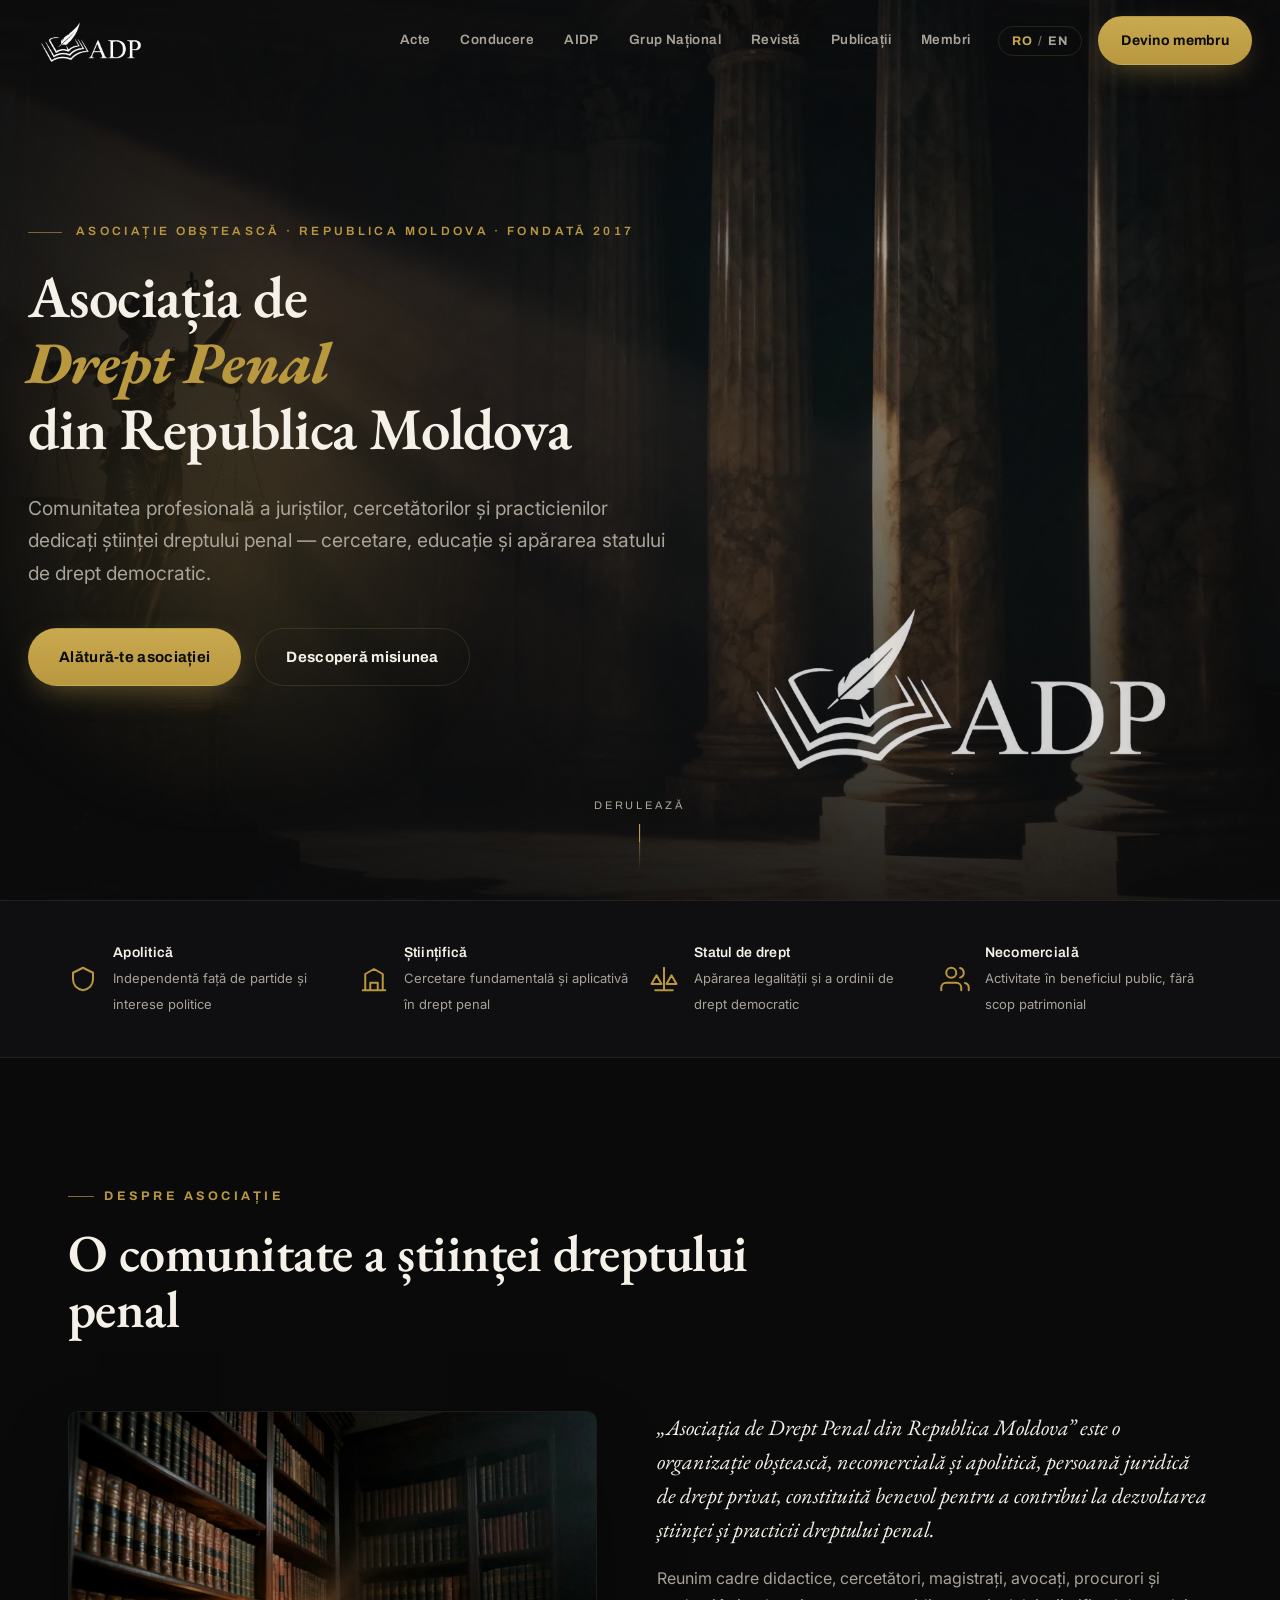
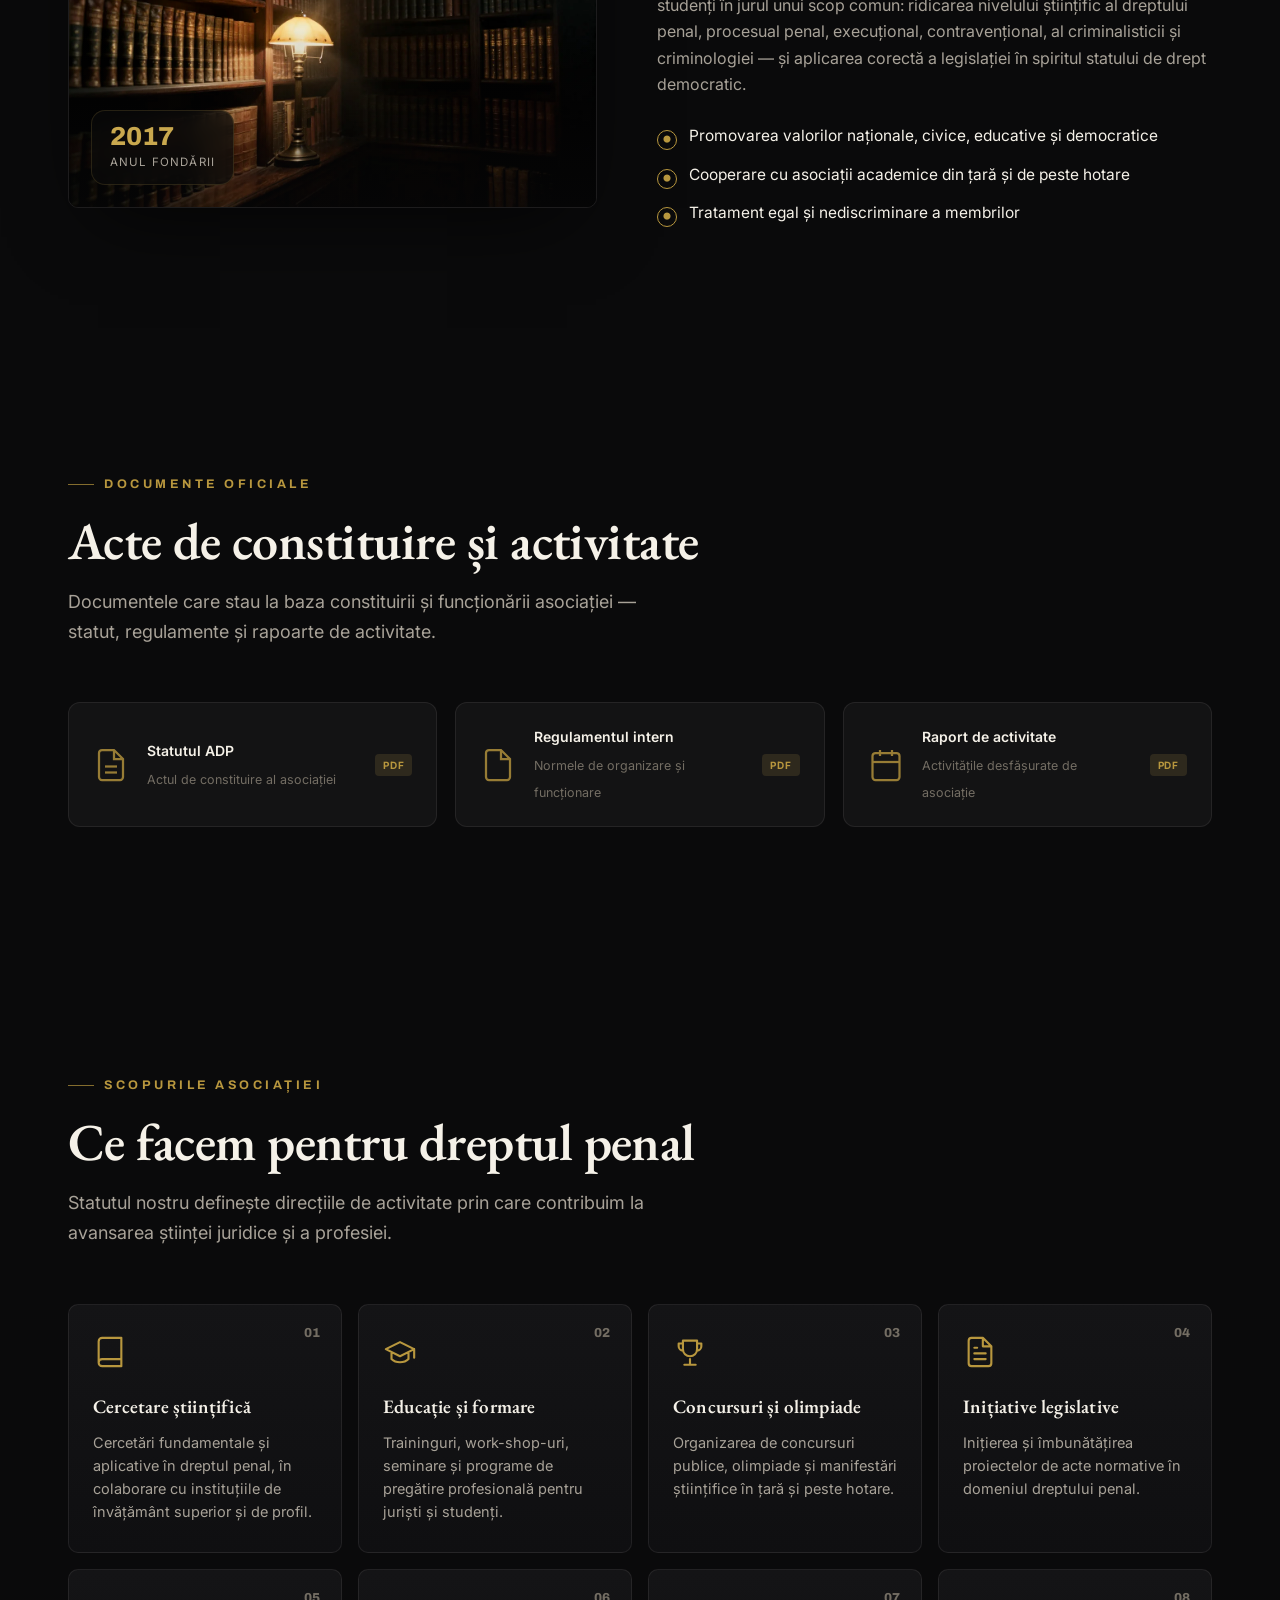
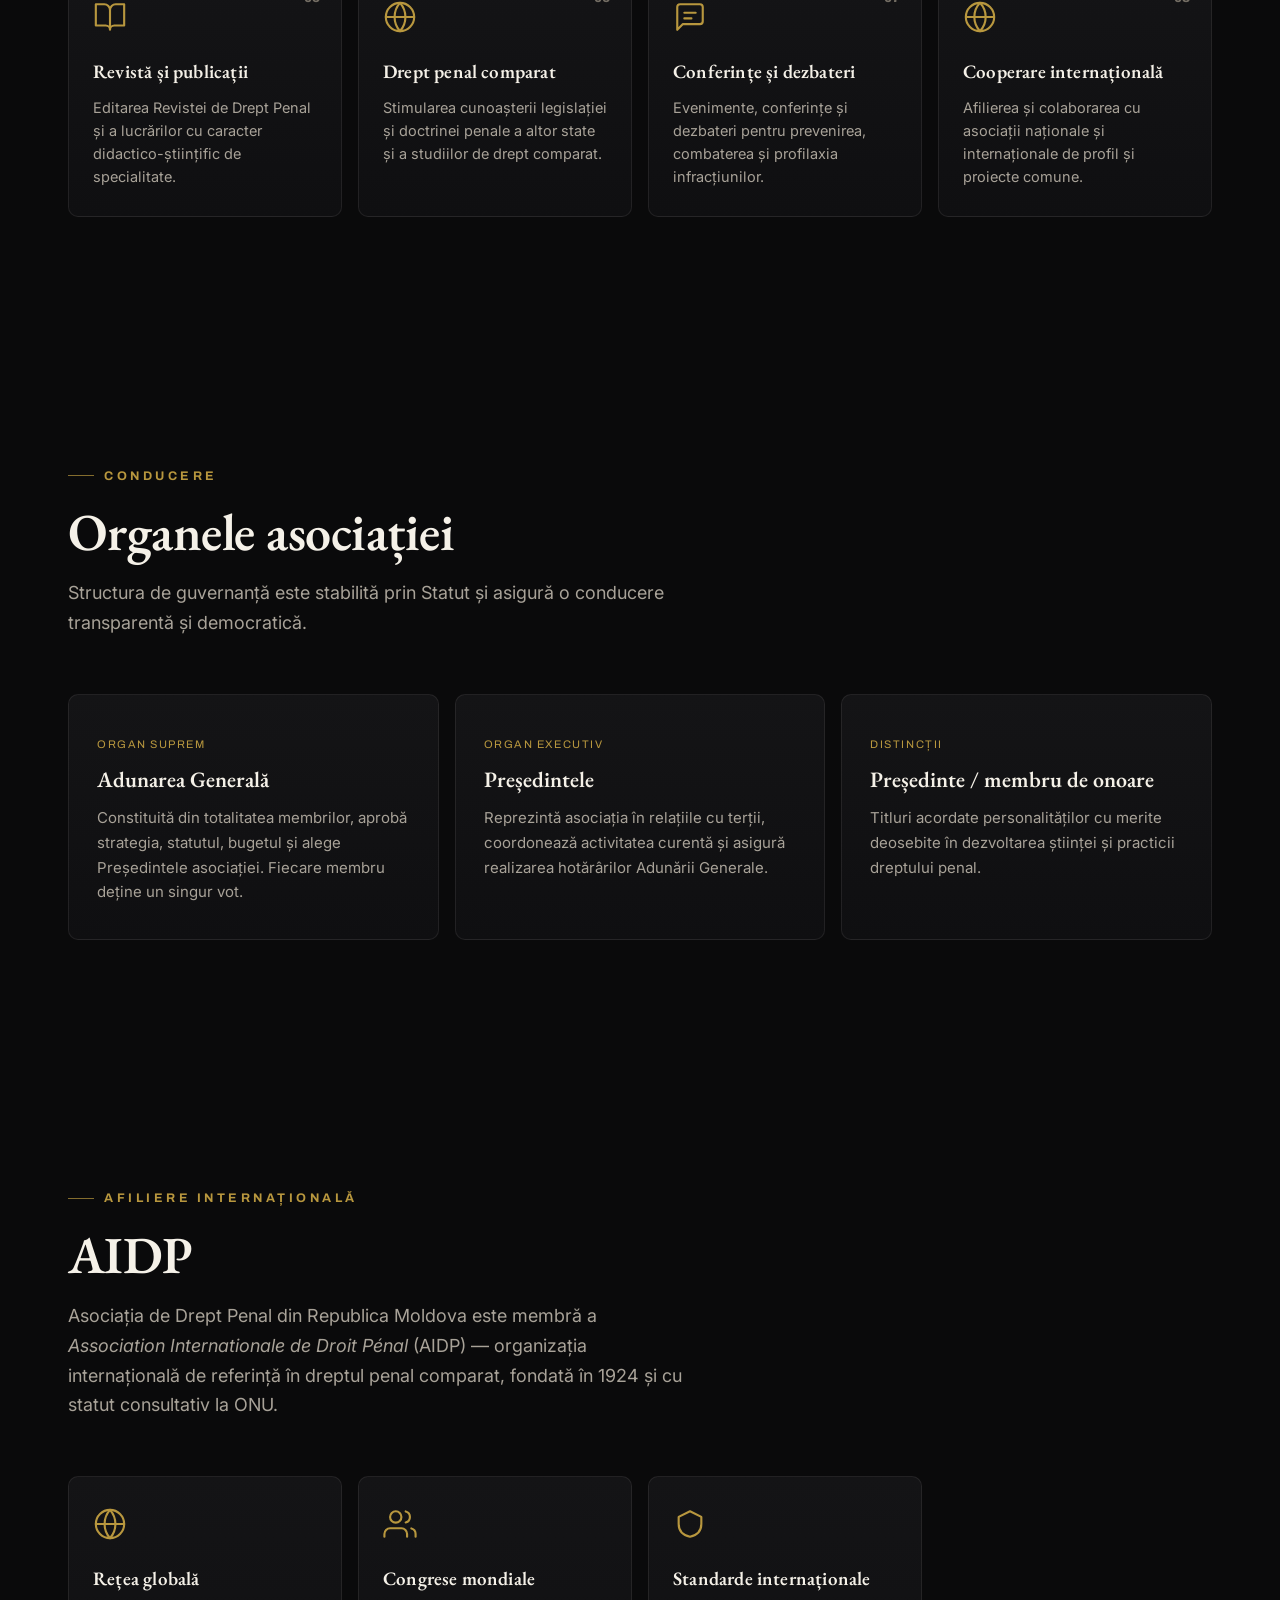
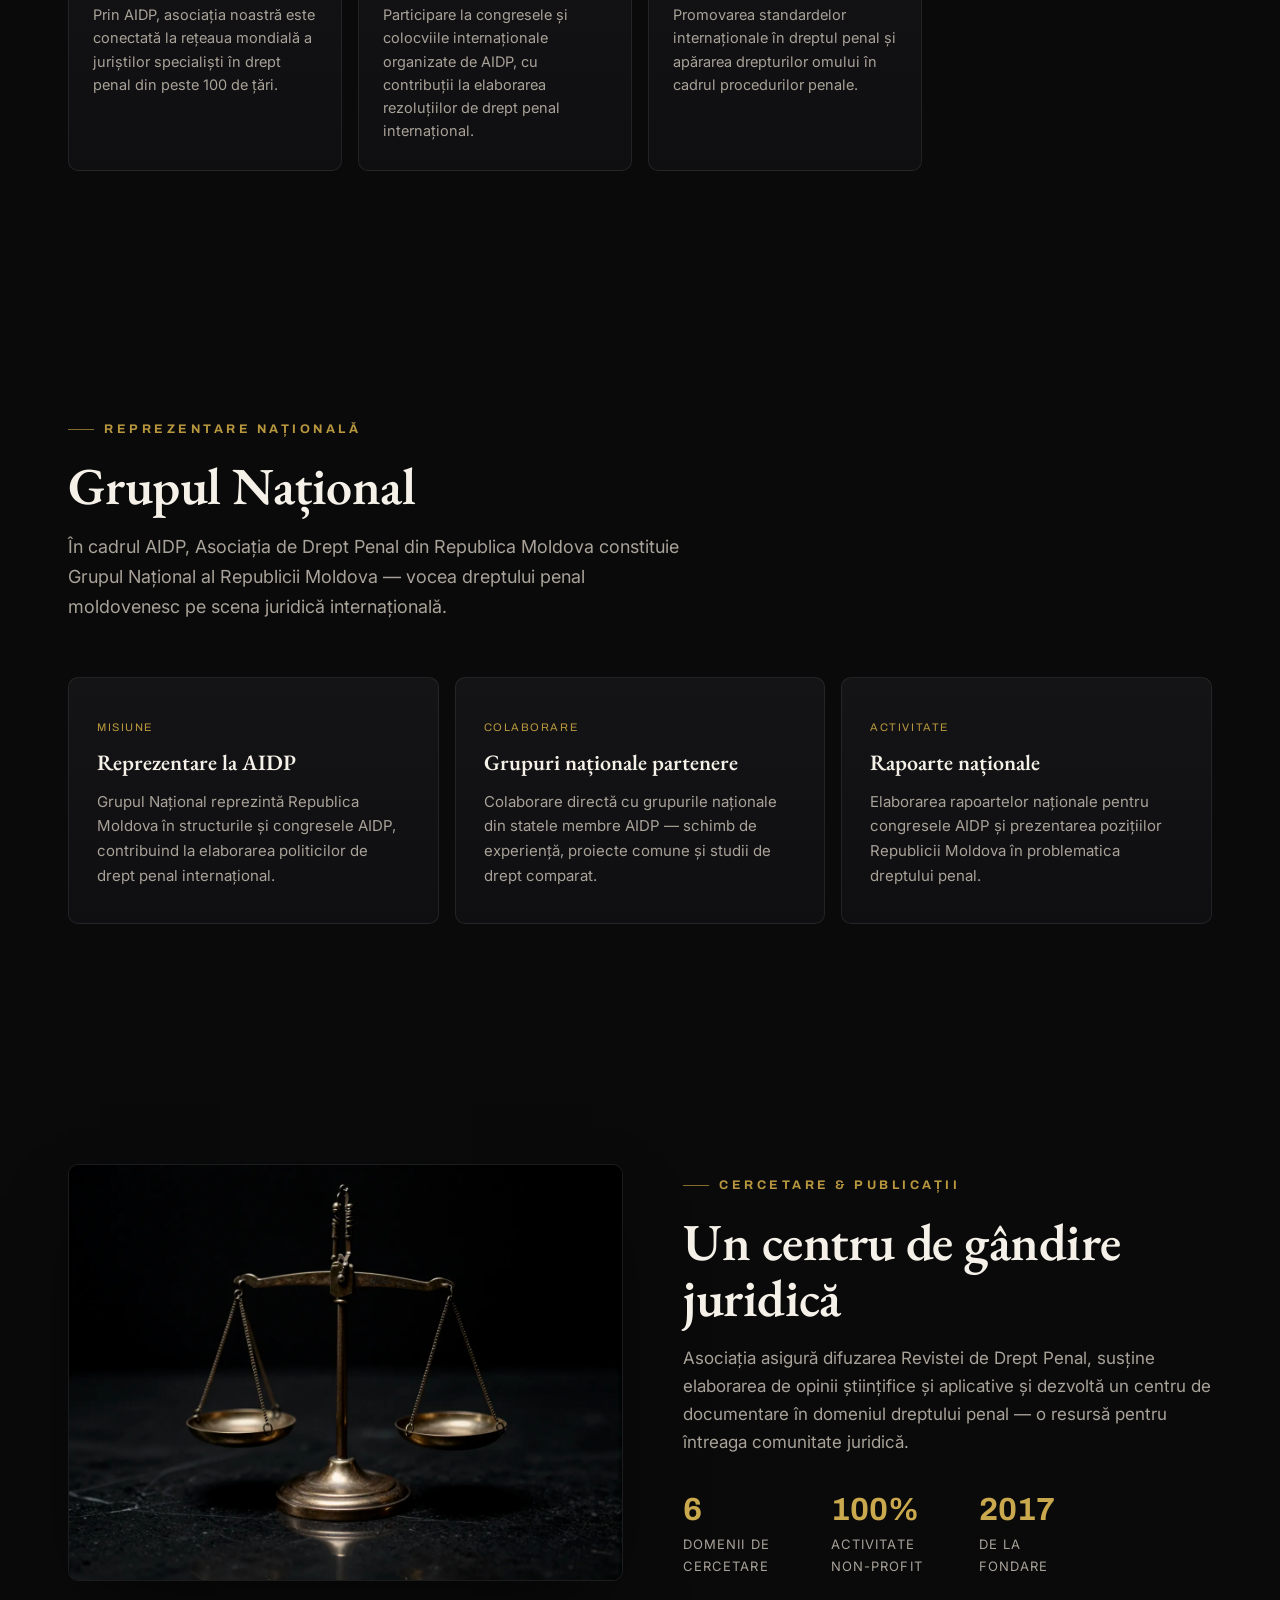
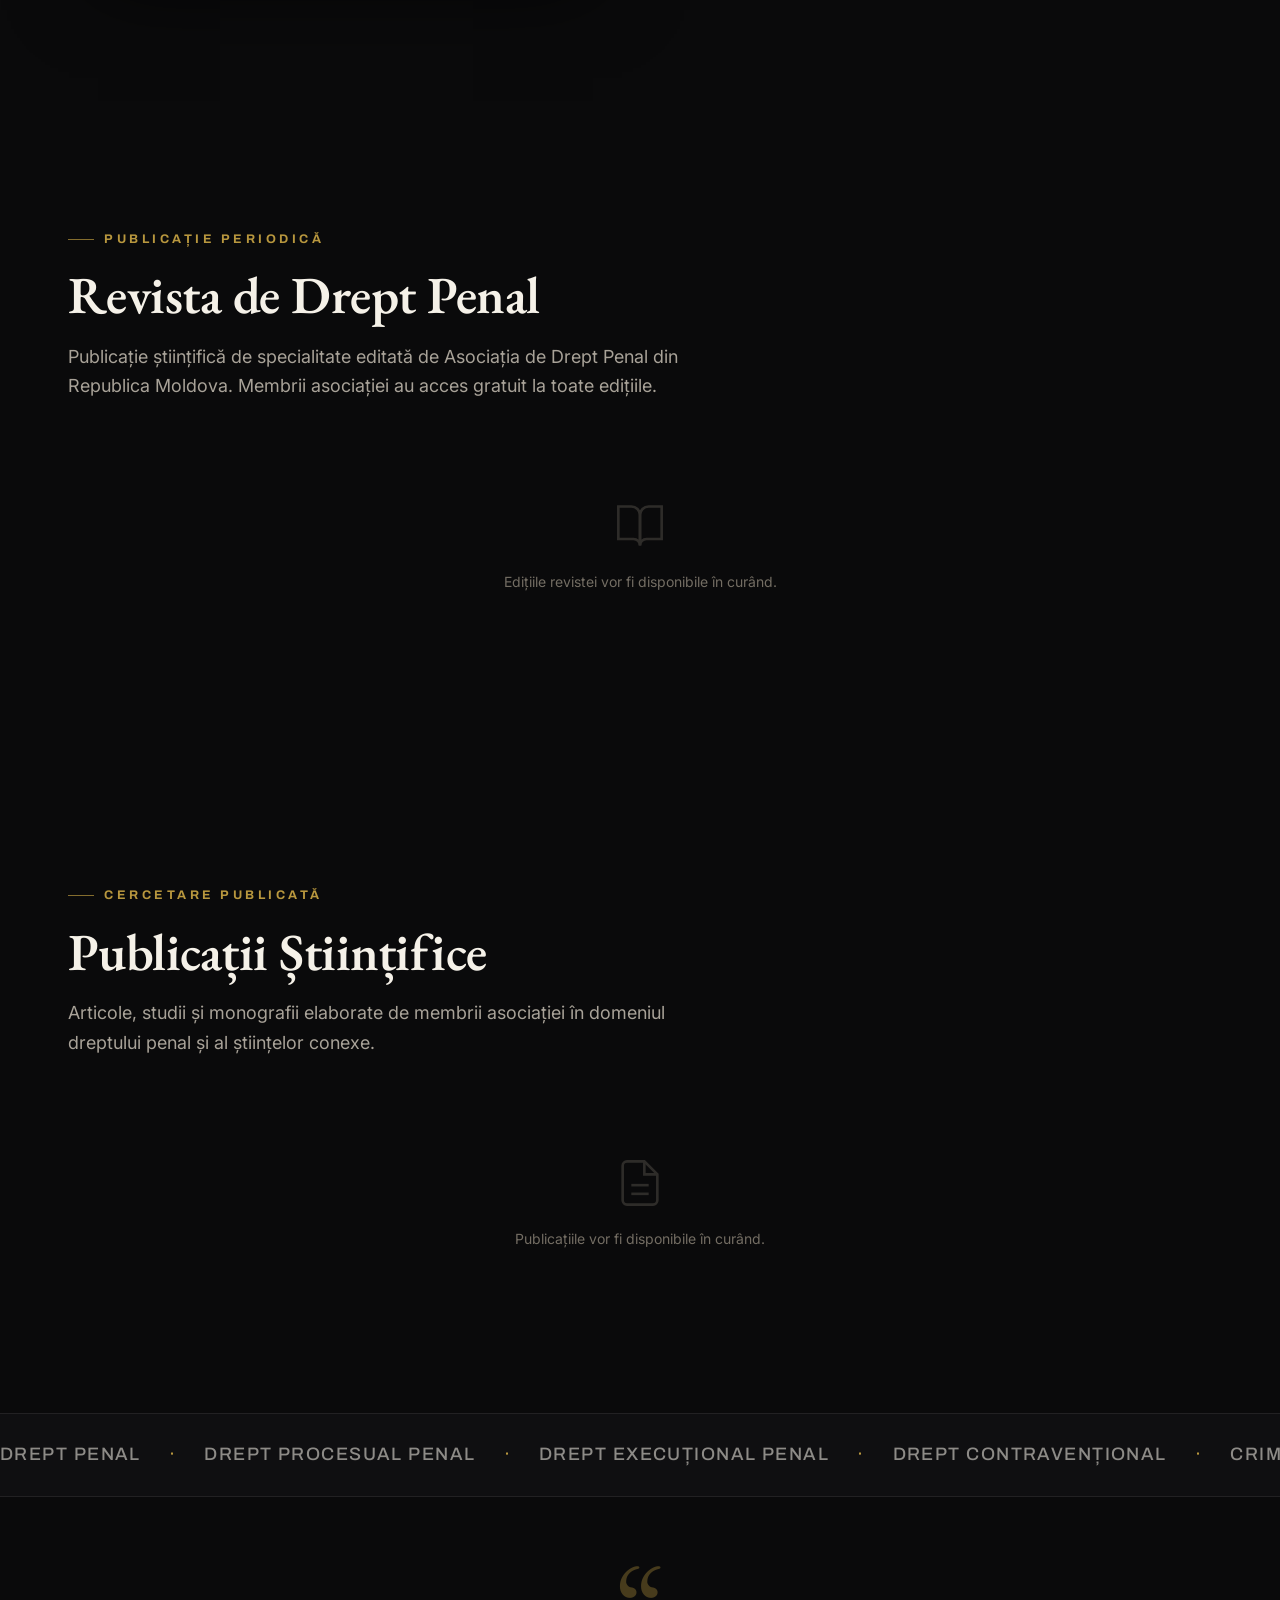
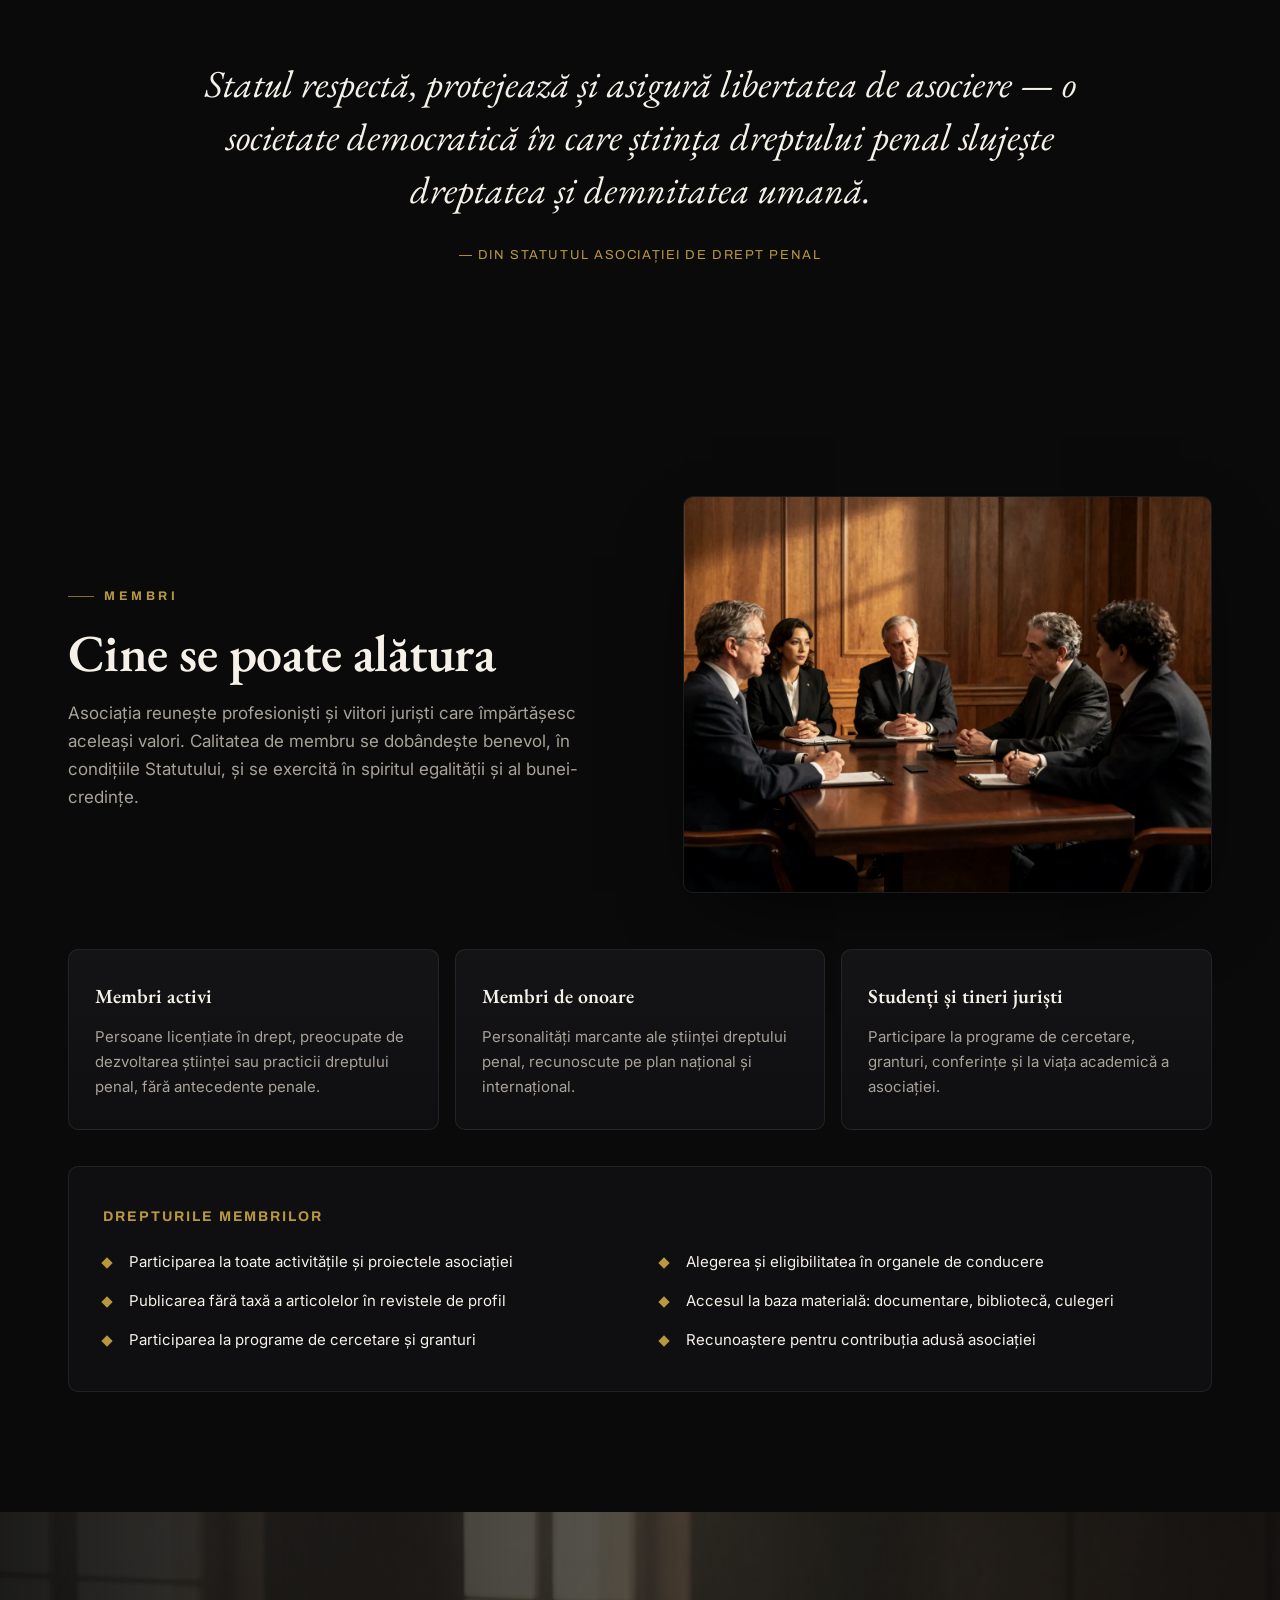
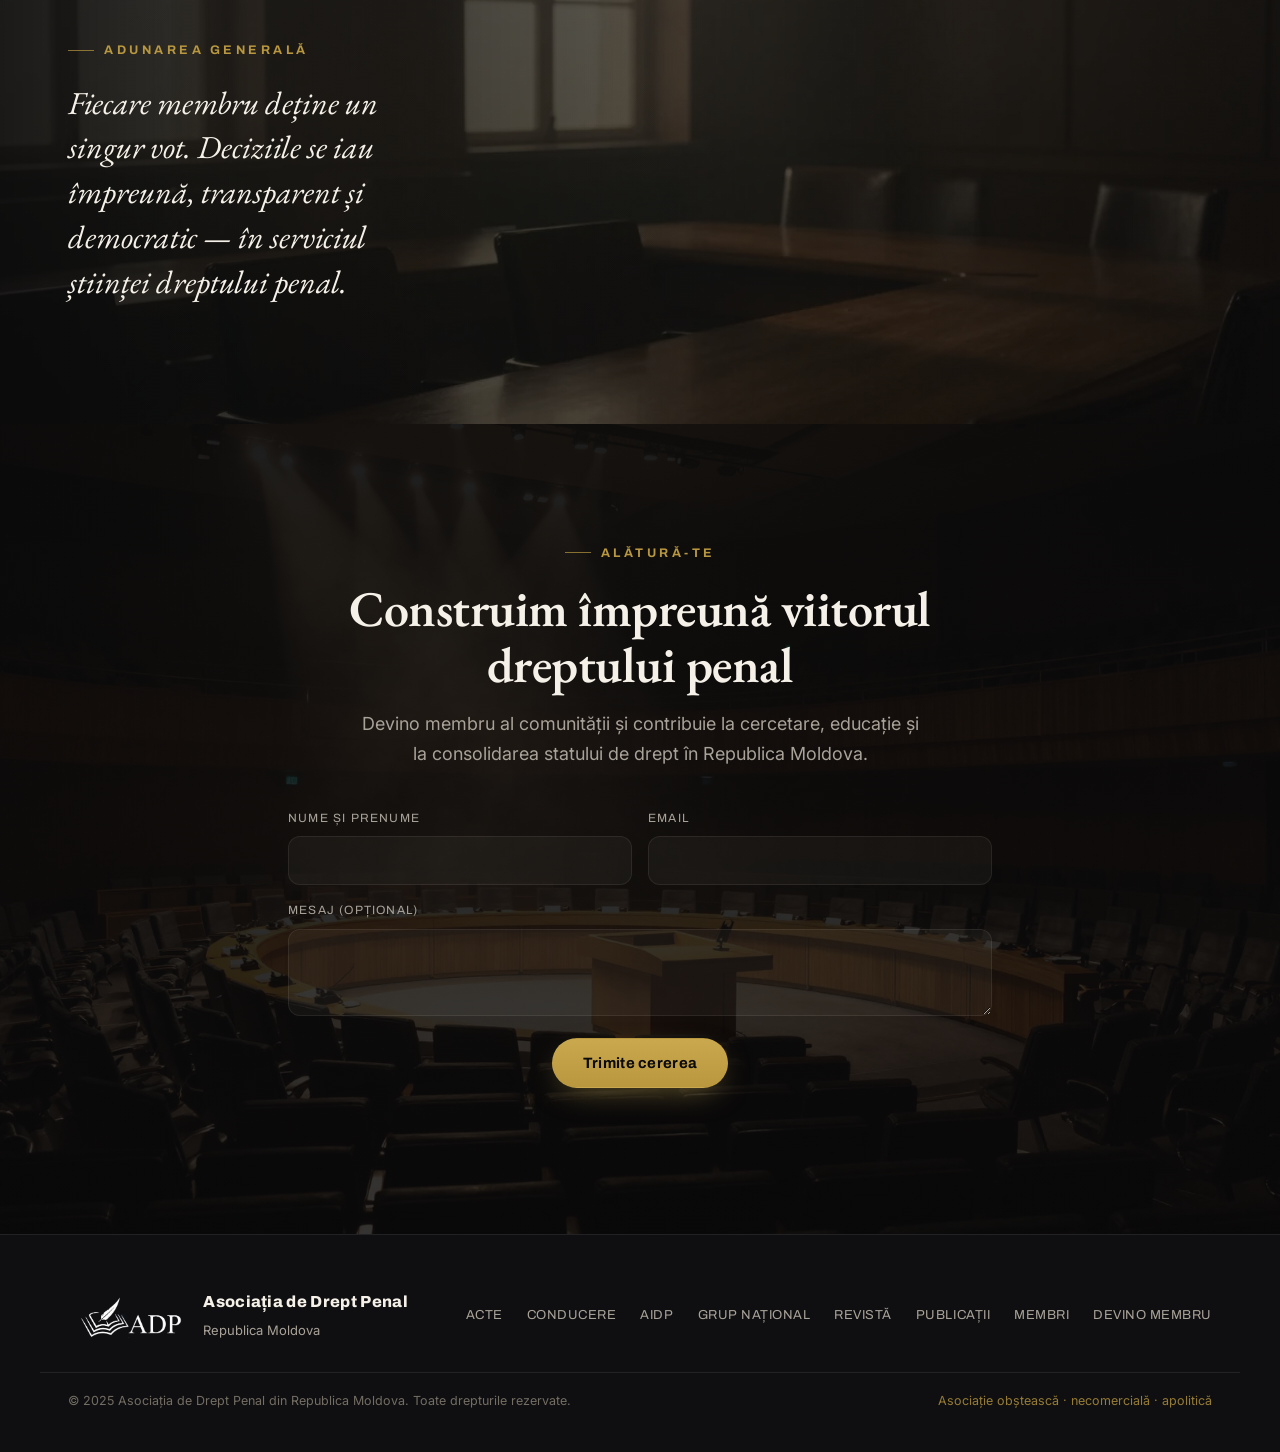
<file: index.html>
<!DOCTYPE html>
<html lang="ro">
<head>
<meta charset="UTF-8" />
<meta name="viewport" content="width=device-width, initial-scale=1" />
<title>Asociația de Drept Penal din Republica Moldova — ADP</title>
<meta name="description" content="Asociația de Drept Penal din Republica Moldova (ADP) — asociație obștească, științifică și apolitică dedicată dezvoltării științei dreptului penal, cercetării, educației juridice și apărării statului de drept democratic." />
<meta name="theme-color" content="#0a0a0b" />
<meta property="og:title" content="Asociația de Drept Penal din Republica Moldova" />
<meta property="og:description" content="Știință juridică, cercetare și statul de drept. Asociație obștească dedicată dreptului penal în Republica Moldova." />
<meta property="og:type" content="website" />
<meta property="og:image" content="assets/img/hero.webp" />
<link rel="preconnect" href="https://fonts.googleapis.com" />
<link rel="preconnect" href="https://fonts.gstatic.com" crossorigin />
<link href="https://fonts.googleapis.com/css2?family=Archivo:wght@400;500;600;700;800;900&family=EB+Garamond:ital,wght@0,400;0,500;0,600;1,400;1,500&family=Inter:wght@400;500;600&display=swap" rel="stylesheet" />
<link rel="stylesheet" href="assets/css/styles.css" />
<link rel="icon" href="data:image/svg+xml,%3Csvg xmlns='http://www.w3.org/2000/svg' viewBox='0 0 32 32'%3E%3Crect width='32' height='32' rx='6' fill='%230a0a0b'/%3E%3Cpath d='M16 6v20M9 26h14M16 8l-7 3 7 3 7-3-7-3z' stroke='%23c8a951' stroke-width='1.6' fill='none' stroke-linejoin='round'/%3E%3C/svg%3E" />
</head>
<body>
<div class="grain" aria-hidden="true"></div>

<!-- ============ NAV ============ -->
<header class="nav" id="nav">
  <div class="nav__inner">
    <a class="brand" href="#top" aria-label="ADP — acasă">
      <img src="assets/img/adp-transparent.png" alt="ADP" class="brand__logo">
    </a>
    <nav class="nav__links" aria-label="Navigare principală">
      <a href="acte.html" data-i18n="nav.docs">Acte</a>
      <a href="conducere.html" data-i18n="nav.governance">Conducere</a>
      <a href="aidp.html" data-i18n="nav.aidp">AIDP</a>
      <a href="grup-national.html" data-i18n="nav.grupnational">Grup&nbsp;Național</a>
      <a href="revista.html" data-i18n="nav.revista">Revistă</a>
      <a href="publicatii.html" data-i18n="nav.publicatii">Publicații</a>
      <a href="membri.html" data-i18n="nav.members">Membri</a>
    </nav>
    <div class="nav__actions">
      <button class="lang" id="langToggle" aria-label="Schimbă limba">
        <span class="lang__opt is-active" data-lang="ro">RO</span><span class="lang__sep">/</span><span class="lang__opt" data-lang="en">EN</span>
      </button>
      <a class="btn btn--gold" href="#contact" data-i18n="nav.join">Devino membru</a>
      <button class="burger" id="burger" aria-label="Meniu" aria-expanded="false"><span></span><span></span><span></span></button>
    </div>
  </div>
</header>

<main id="top">

<!-- ============ HERO ============ -->
<section class="hero" id="hero">
  <div class="hero__bg" style="background-image:url('assets/img/hero.webp')"></div>
  <div class="hero__veil"></div>
  <div class="hero__glow"></div>
  <div class="hero__content">
    <p class="kicker reveal" data-i18n="hero.kicker">Asociație obștească · Republica Moldova · Fondată 2017</p>
    <h1 class="hero__title reveal">
      <span data-i18n="hero.t1">Asociația de</span>
      <span class="hero__title-em" data-i18n="hero.t2">Drept Penal</span>
      <span data-i18n="hero.t3">din Republica Moldova</span>
    </h1>
    <p class="hero__lead reveal" data-i18n="hero.lead">Comunitatea profesională a juriștilor, cercetătorilor și practicienilor dedicați științei dreptului penal — cercetare, educație și apărarea statului de drept democratic.</p>
    <div class="hero__cta reveal">
      <a class="btn btn--gold btn--lg" href="#contact" data-i18n="hero.cta1">Alătură-te asociației</a>
      <a class="btn btn--ghost btn--lg" href="#scopuri" data-i18n="hero.cta2">Descoperă misiunea</a>
    </div>
  </div>
  <img src="assets/img/adp-transparent.png" alt="ADP" class="hero__logo">
  <a href="#principii" class="hero__scroll" aria-label="Derulează în jos"><span data-i18n="hero.scroll">Derulează</span><i></i></a>
</section>

<!-- ============ PRINCIPLES STRIP ============ -->
<section class="strip" id="principii">
  <div class="strip__inner">
    <div class="pill reveal"><svg viewBox="0 0 24 24" class="ic"><path d="M12 3l8 4v5c0 5-3.5 8-8 9-4.5-1-8-4-8-9V7l8-4z"/></svg><div><b data-i18n="strip.1t">Apolitică</b><span data-i18n="strip.1s">Independentă față de partide și interese politice</span></div></div>
    <div class="pill reveal"><svg viewBox="0 0 24 24" class="ic"><path d="M3 21h18M5 21V8l7-4 7 4v13M9 21v-6h6v6"/></svg><div><b data-i18n="strip.2t">Științifică</b><span data-i18n="strip.2s">Cercetare fundamentală și aplicativă în drept penal</span></div></div>
    <div class="pill reveal"><svg viewBox="0 0 24 24" class="ic"><path d="M12 3v18M6 9l-4 7h8l-4-7zM18 9l-4 7h8l-4-7zM5 21h14"/></svg><div><b data-i18n="strip.3t">Statul de drept</b><span data-i18n="strip.3s">Apărarea legalității și a ordinii de drept democratic</span></div></div>
    <div class="pill reveal"><svg viewBox="0 0 24 24" class="ic"><path d="M17 21v-2a4 4 0 0 0-4-4H5a4 4 0 0 0-4 4v2M9 11a4 4 0 1 0 0-8 4 4 0 0 0 0 8zM23 21v-2a4 4 0 0 0-3-3.87M16 3.13a4 4 0 0 1 0 7.75"/></svg><div><b data-i18n="strip.4t">Necomercială</b><span data-i18n="strip.4s">Activitate în beneficiul public, fără scop patrimonial</span></div></div>
  </div>
</section>

<!-- ============ ABOUT ============ -->
<section class="about section" id="despre">
  <div class="section__head reveal">
    <span class="eyebrow" data-i18n="about.eyebrow">Despre asociație</span>
    <h2 class="h2" data-i18n="about.title">O comunitate a științei dreptului penal</h2>
  </div>
  <div class="about__grid">
    <div class="about__media reveal">
      <img id="img-library" src="assets/img/library.webp" alt="Bibliotecă juridică" loading="lazy" />
      <div class="about__badge"><b>2017</b><span data-i18n="about.badge">Anul fondării</span></div>
    </div>
    <div class="about__text reveal">
      <p class="lead" data-i18n="about.p1">„Asociația de Drept Penal din Republica Moldova” este o organizație obștească, necomercială și apolitică, persoană juridică de drept privat, constituită benevol pentru a contribui la dezvoltarea științei și practicii dreptului penal.</p>
      <p data-i18n="about.p2">Reunim cadre didactice, cercetători, magistrați, avocați, procurori și studenți în jurul unui scop comun: ridicarea nivelului științific al dreptului penal, procesual penal, execuțional, contravențional, al criminalisticii și criminologiei — și aplicarea corectă a legislației în spiritul statului de drept democratic.</p>
      <ul class="ticks">
        <li data-i18n="about.l1">Promovarea valorilor naționale, civice, educative și democratice</li>
        <li data-i18n="about.l2">Cooperare cu asociații academice din țară și de peste hotare</li>
        <li data-i18n="about.l3">Tratament egal și nediscriminare a membrilor</li>
      </ul>
    </div>
  </div>
</section>


<!-- ============ ACTE ============ -->
<section class="docs section" id="acte">
  <div class="section__head reveal">
    <span class="eyebrow" data-i18n="docs.eyebrow">Documente oficiale</span>
    <h2 class="h2" data-i18n="docs.title">Acte de constituire și activitate</h2>
    <p class="section__sub" data-i18n="docs.sub">Documentele care stau la baza constituirii și funcționării asociației — statut, regulamente și rapoarte de activitate.</p>
  </div>
  <div class="docs__grid">
    <div class="doc-card reveal">
      <svg viewBox="0 0 24 24" class="doc-card__ic" fill="none" stroke="currentColor" stroke-width="1.5"><path d="M14 2H6a2 2 0 0 0-2 2v16a2 2 0 0 0 2 2h12a2 2 0 0 0 2-2V8z"/><polyline points="14 2 14 8 20 8"/><line x1="16" y1="13" x2="8" y2="13"/><line x1="16" y1="17" x2="8" y2="17"/></svg>
      <div class="doc-card__body">
        <b data-i18n="docs.d1t">Statutul ADP</b>
        <span data-i18n="docs.d1s">Actul de constituire al asociației</span>
      </div>
      <span class="doc-badge">PDF</span>
    </div>
    <div class="doc-card reveal">
      <svg viewBox="0 0 24 24" class="doc-card__ic" fill="none" stroke="currentColor" stroke-width="1.5"><path d="M14 2H6a2 2 0 0 0-2 2v16a2 2 0 0 0 2 2h12a2 2 0 0 0 2-2V8z"/><polyline points="14 2 14 8 20 8"/></svg>
      <div class="doc-card__body">
        <b data-i18n="docs.d2t">Regulamentul intern</b>
        <span data-i18n="docs.d2s">Normele de organizare și funcționare</span>
      </div>
      <span class="doc-badge">PDF</span>
    </div>
    <div class="doc-card reveal">
      <svg viewBox="0 0 24 24" class="doc-card__ic" fill="none" stroke="currentColor" stroke-width="1.5"><rect x="3" y="4" width="18" height="18" rx="2" ry="2"/><line x1="16" y1="2" x2="16" y2="6"/><line x1="8" y1="2" x2="8" y2="6"/><line x1="3" y1="10" x2="21" y2="10"/></svg>
      <div class="doc-card__body">
        <b data-i18n="docs.d3t">Raport de activitate</b>
        <span data-i18n="docs.d3s">Activitățile desfășurate de asociație</span>
      </div>
      <span class="doc-badge">PDF</span>
    </div>
  </div>
</section>

<!-- ============ GOALS / PURPOSES ============ -->
<section class="goals section" id="scopuri">
  <div class="section__head reveal">
    <span class="eyebrow" data-i18n="goals.eyebrow">Scopurile asociației</span>
    <h2 class="h2" data-i18n="goals.title">Ce facem pentru dreptul penal</h2>
    <p class="section__sub" data-i18n="goals.sub">Statutul nostru definește direcțiile de activitate prin care contribuim la avansarea științei juridice și a profesiei.</p>
  </div>
  <div class="cards">
    <article class="card reveal">
      <span class="card__num">01</span>
      <svg viewBox="0 0 24 24" class="card__ic"><path d="M4 19.5A2.5 2.5 0 0 1 6.5 17H20M6.5 2H20v20H6.5A2.5 2.5 0 0 1 4 19.5v-15A2.5 2.5 0 0 1 6.5 2z"/></svg>
      <h3 data-i18n="g1.t">Cercetare științifică</h3>
      <p data-i18n="g1.d">Cercetări fundamentale și aplicative în dreptul penal, în colaborare cu instituțiile de învățământ superior și de profil.</p>
    </article>
    <article class="card reveal">
      <span class="card__num">02</span>
      <svg viewBox="0 0 24 24" class="card__ic"><path d="M22 10v6M2 10l10-5 10 5-10 5z M6 12v5c3 3 9 3 12 0v-5"/></svg>
      <h3 data-i18n="g2.t">Educație și formare</h3>
      <p data-i18n="g2.d">Traininguri, work-shop-uri, seminare și programe de pregătire profesională pentru juriști și studenți.</p>
    </article>
    <article class="card reveal">
      <span class="card__num">03</span>
      <svg viewBox="0 0 24 24" class="card__ic"><path d="M8 21h8M12 17v4M7 4h10v6a5 5 0 0 1-10 0V4zM7 6H4v2a3 3 0 0 0 3 3M17 6h3v2a3 3 0 0 1-3 3"/></svg>
      <h3 data-i18n="g3.t">Concursuri și olimpiade</h3>
      <p data-i18n="g3.d">Organizarea de concursuri publice, olimpiade și manifestări științifice în țară și peste hotare.</p>
    </article>
    <article class="card reveal">
      <span class="card__num">04</span>
      <svg viewBox="0 0 24 24" class="card__ic"><path d="M14 2H6a2 2 0 0 0-2 2v16a2 2 0 0 0 2 2h12a2 2 0 0 0 2-2V8z M14 2v6h6M16 13H8M16 17H8M10 9H8"/></svg>
      <h3 data-i18n="g4.t">Inițiative legislative</h3>
      <p data-i18n="g4.d">Inițierea și îmbunătățirea proiectelor de acte normative în domeniul dreptului penal.</p>
    </article>
    <article class="card reveal">
      <span class="card__num">05</span>
      <svg viewBox="0 0 24 24" class="card__ic"><path d="M2 3h6a4 4 0 0 1 4 4v14a3 3 0 0 0-3-3H2zM22 3h-6a4 4 0 0 0-4 4v14a3 3 0 0 1 3-3h7z"/></svg>
      <h3 data-i18n="g5.t">Revistă și publicații</h3>
      <p data-i18n="g5.d">Editarea Revistei de Drept Penal și a lucrărilor cu caracter didactico-științific de specialitate.</p>
    </article>
    <article class="card reveal">
      <span class="card__num">06</span>
      <svg viewBox="0 0 24 24" class="card__ic"><circle cx="12" cy="12" r="10"/><path d="M2 12h20M12 2a15 15 0 0 1 0 20 15 15 0 0 1 0-20z"/></svg>
      <h3 data-i18n="g6.t">Drept penal comparat</h3>
      <p data-i18n="g6.d">Stimularea cunoașterii legislației și doctrinei penale a altor state și a studiilor de drept comparat.</p>
    </article>
    <article class="card reveal">
      <span class="card__num">07</span>
      <svg viewBox="0 0 24 24" class="card__ic"><path d="M21 15a2 2 0 0 1-2 2H7l-4 4V5a2 2 0 0 1 2-2h14a2 2 0 0 1 2 2z M8 9h8M8 13h5"/></svg>
      <h3 data-i18n="g7.t">Conferințe și dezbateri</h3>
      <p data-i18n="g7.d">Evenimente, conferințe și dezbateri pentru prevenirea, combaterea și profilaxia infracțiunilor.</p>
    </article>
    <article class="card reveal">
      <span class="card__num">08</span>
      <svg viewBox="0 0 24 24" class="card__ic"><path d="M12 2a10 10 0 1 0 10 10A10 10 0 0 0 12 2z M2 12h20"/><path d="M12 2c2.5 2.7 4 6.2 4 10s-1.5 7.3-4 10c-2.5-2.7-4-6.2-4-10s1.5-7.3 4-10z"/></svg>
      <h3 data-i18n="g8.t">Cooperare internațională</h3>
      <p data-i18n="g8.d">Afilierea și colaborarea cu asociații naționale și internaționale de profil și proiecte comune.</p>
    </article>
  </div>
</section>

<!-- ============ GOVERNANCE ============ -->
<section class="gov section" id="conducere">
  <div class="section__head reveal">
    <span class="eyebrow" data-i18n="gov.eyebrow">Conducere</span>
    <h2 class="h2" data-i18n="gov.title">Organele asociației</h2>
    <p class="section__sub" data-i18n="gov.sub">Structura de guvernanță este stabilită prin Statut și asigură o conducere transparentă și democratică.</p>
  </div>
  <div class="gov__grid">
    <div class="gcard reveal">
      <span class="gcard__tag" data-i18n="gov.1tag">Organ suprem</span>
      <h3 data-i18n="gov.1t">Adunarea Generală</h3>
      <p data-i18n="gov.1d">Constituită din totalitatea membrilor, aprobă strategia, statutul, bugetul și alege Președintele asociației. Fiecare membru deține un singur vot.</p>
    </div>
    <div class="gcard reveal">
      <span class="gcard__tag" data-i18n="gov.2tag">Organ executiv</span>
      <h3 data-i18n="gov.2t">Președintele</h3>
      <p data-i18n="gov.2d">Reprezintă asociația în relațiile cu terții, coordonează activitatea curentă și asigură realizarea hotărârilor Adunării Generale.</p>
    </div>
    <div class="gcard reveal">
      <span class="gcard__tag" data-i18n="gov.3tag">Distincții</span>
      <h3 data-i18n="gov.3t">Președinte / membru de onoare</h3>
      <p data-i18n="gov.3d">Titluri acordate personalităților cu merite deosebite în dezvoltarea științei și practicii dreptului penal.</p>
    </div>
  </div>
</section>

<!-- ============ AIDP ============ -->
<section class="section" id="aidp">
  <div class="section__head reveal">
    <span class="eyebrow" data-i18n="aidp.eyebrow">Afiliere internațională</span>
    <h2 class="h2" data-i18n="aidp.title">AIDP</h2>
    <p class="section__sub" data-i18n="aidp.sub">Asociația de Drept Penal din Republica Moldova este membră a <em>Association Internationale de Droit Pénal</em> (AIDP) — organizația internațională de referință în dreptul penal comparat, fondată în 1924 și cu statut consultativ la ONU.</p>
  </div>
  <div class="cards">
    <article class="card reveal">
      <svg viewBox="0 0 24 24" class="card__ic" fill="none" stroke="currentColor" stroke-width="1.5"><circle cx="12" cy="12" r="10"/><path d="M2 12h20M12 2a15 15 0 0 1 0 20 15 15 0 0 1 0-20z"/></svg>
      <h3 data-i18n="aidp.c1t">Rețea globală</h3>
      <p data-i18n="aidp.c1d">Prin AIDP, asociația noastră este conectată la rețeaua mondială a juriștilor specialiști în drept penal din peste 100 de țări.</p>
    </article>
    <article class="card reveal">
      <svg viewBox="0 0 24 24" class="card__ic" fill="none" stroke="currentColor" stroke-width="1.5"><path d="M17 21v-2a4 4 0 0 0-4-4H5a4 4 0 0 0-4 4v2"/><circle cx="9" cy="7" r="4"/><path d="M23 21v-2a4 4 0 0 0-3-3.87M16 3.13a4 4 0 0 1 0 7.75"/></svg>
      <h3 data-i18n="aidp.c2t">Congrese mondiale</h3>
      <p data-i18n="aidp.c2d">Participare la congresele și colocviile internaționale organizate de AIDP, cu contribuții la elaborarea rezoluțiilor de drept penal internațional.</p>
    </article>
    <article class="card reveal">
      <svg viewBox="0 0 24 24" class="card__ic" fill="none" stroke="currentColor" stroke-width="1.5"><path d="M12 3l8 4v5c0 5-3.5 8-8 9-4.5-1-8-4-8-9V7l8-4z"/></svg>
      <h3 data-i18n="aidp.c3t">Standarde internaționale</h3>
      <p data-i18n="aidp.c3d">Promovarea standardelor internaționale în dreptul penal și apărarea drepturilor omului în cadrul procedurilor penale.</p>
    </article>
  </div>
</section>

<!-- ============ GRUP NAȚIONAL ============ -->
<section class="section" id="grup-national">
  <div class="section__head reveal">
    <span class="eyebrow" data-i18n="gn.eyebrow">Reprezentare națională</span>
    <h2 class="h2" data-i18n="gn.title">Grupul Național</h2>
    <p class="section__sub" data-i18n="gn.sub">În cadrul AIDP, Asociația de Drept Penal din Republica Moldova constituie Grupul Național al Republicii Moldova — vocea dreptului penal moldovenesc pe scena juridică internațională.</p>
  </div>
  <div class="gov__grid">
    <div class="gcard reveal">
      <span class="gcard__tag" data-i18n="gn.1tag">Misiune</span>
      <h3 data-i18n="gn.1t">Reprezentare la AIDP</h3>
      <p data-i18n="gn.1d">Grupul Național reprezintă Republica Moldova în structurile și congresele AIDP, contribuind la elaborarea politicilor de drept penal internațional.</p>
    </div>
    <div class="gcard reveal">
      <span class="gcard__tag" data-i18n="gn.2tag">Colaborare</span>
      <h3 data-i18n="gn.2t">Grupuri naționale partenere</h3>
      <p data-i18n="gn.2d">Colaborare directă cu grupurile naționale din statele membre AIDP — schimb de experiență, proiecte comune și studii de drept comparat.</p>
    </div>
    <div class="gcard reveal">
      <span class="gcard__tag" data-i18n="gn.3tag">Activitate</span>
      <h3 data-i18n="gn.3t">Rapoarte naționale</h3>
      <p data-i18n="gn.3d">Elaborarea rapoartelor naționale pentru congresele AIDP și prezentarea pozițiilor Republicii Moldova în problematica dreptului penal.</p>
    </div>
  </div>
</section>

<!-- ============ RESEARCH / FEATURE ============ -->
<section class="feature section" id="cercetare">
  <div class="feature__media reveal">
    <img id="img-scales" src="assets/img/scales.webp" alt="Balanța justiției" loading="lazy" />
  </div>
  <div class="feature__text reveal">
    <span class="eyebrow" data-i18n="research.eyebrow">Cercetare & publicații</span>
    <h2 class="h2" data-i18n="research.title">Un centru de gândire juridică</h2>
    <p data-i18n="research.p">Asociația asigură difuzarea Revistei de Drept Penal, susține elaborarea de opinii științifice și aplicative și dezvoltă un centru de documentare în domeniul dreptului penal — o resursă pentru întreaga comunitate juridică.</p>
    <div class="feature__stats">
      <div><b data-count="6">0</b><span data-i18n="research.s1">domenii de cercetare</span></div>
      <div><b data-count="100" data-suffix="%">0</b><span data-i18n="research.s2">activitate non-profit</span></div>
      <div><b data-count="2017">0</b><span data-i18n="research.s3">de la fondare</span></div>
    </div>
  </div>
</section>

<!-- ============ REVISTA ============ -->
<section class="section pub-section" id="revista">
  <div class="section__head reveal">
    <span class="eyebrow" data-i18n="revista.eyebrow">Publicație periodică</span>
    <h2 class="h2" data-i18n="revista.title">Revista de Drept Penal</h2>
    <p class="section__sub" data-i18n="revista.sub">Publicație științifică de specialitate editată de Asociația de Drept Penal din Republica Moldova. Membrii asociației au acces gratuit la toate edițiile.</p>
  </div>
  <div class="pub-grid reveal">
    <div class="pub-empty">
      <svg viewBox="0 0 24 24" fill="none" stroke="currentColor" stroke-width="1.2"><path d="M2 3h6a4 4 0 0 1 4 4v14a3 3 0 0 0-3-3H2z"/><path d="M22 3h-6a4 4 0 0 0-4 4v14a3 3 0 0 1 3-3h7z"/></svg>
      <p data-i18n="revista.soon">Edițiile revistei vor fi disponibile în curând.</p>
    </div>
  </div>
</section>

<!-- ============ PUBLICAȚII ȘTIINȚIFICE ============ -->
<section class="section pub-section" id="publicatii">
  <div class="section__head reveal">
    <span class="eyebrow" data-i18n="pub.eyebrow">Cercetare publicată</span>
    <h2 class="h2" data-i18n="pub.title">Publicații Științifice</h2>
    <p class="section__sub" data-i18n="pub.sub">Articole, studii și monografii elaborate de membrii asociației în domeniul dreptului penal și al științelor conexe.</p>
  </div>
  <div class="pub-grid reveal">
    <div class="pub-empty">
      <svg viewBox="0 0 24 24" fill="none" stroke="currentColor" stroke-width="1.2"><path d="M14 2H6a2 2 0 0 0-2 2v16a2 2 0 0 0 2 2h12a2 2 0 0 0 2-2V8z"/><polyline points="14 2 14 8 20 8"/><line x1="16" y1="13" x2="8" y2="13"/><line x1="16" y1="17" x2="8" y2="17"/></svg>
      <p data-i18n="pub.soon">Publicațiile vor fi disponibile în curând.</p>
    </div>
  </div>
</section>

<!-- ============ DOMAINS BANNER ============ -->
<section class="domains">
  <div class="domains__track">
    <span data-i18n="dom.1">Drept penal</span><i>·</i>
    <span data-i18n="dom.2">Drept procesual penal</span><i>·</i>
    <span data-i18n="dom.3">Drept execuțional penal</span><i>·</i>
    <span data-i18n="dom.4">Drept contravențional</span><i>·</i>
    <span data-i18n="dom.5">Criminalistică</span><i>·</i>
    <span data-i18n="dom.6">Criminologie</span><i>·</i>
    <span data-i18n="dom.1">Drept penal</span><i>·</i>
    <span data-i18n="dom.2">Drept procesual penal</span><i>·</i>
    <span data-i18n="dom.3">Drept execuțional penal</span><i>·</i>
    <span data-i18n="dom.4">Drept contravențional</span><i>·</i>
    <span data-i18n="dom.5">Criminalistică</span><i>·</i>
    <span data-i18n="dom.6">Criminologie</span><i>·</i>
  </div>
</section>

<!-- ============ QUOTE ============ -->
<section class="quote">
  <div class="quote__inner reveal">
    <span class="quote__mark">“</span>
    <p data-i18n="quote.t">Statul respectă, protejează și asigură libertatea de asociere — o societate democratică în care știința dreptului penal slujește dreptatea și demnitatea umană.</p>
    <span class="quote__src" data-i18n="quote.src">— din Statutul Asociației de Drept Penal</span>
  </div>
</section>

<!-- ============ MEMBERS ============ -->
<section class="members section" id="membri">
  <div class="feature feature--reverse members__intro">
    <div class="feature__media reveal">
      <img id="img-members" src="assets/img/members.webp" alt="Juriști în discuție" loading="lazy" />
    </div>
    <div class="feature__text reveal">
      <span class="eyebrow" data-i18n="members.eyebrow">Membri</span>
      <h2 class="h2" data-i18n="members.title">Cine se poate alătura</h2>
      <p data-i18n="members.p">Asociația reunește profesioniști și viitori juriști care împărtășesc aceleași valori. Calitatea de membru se dobândește benevol, în condițiile Statutului, și se exercită în spiritul egalității și al bunei-credințe.</p>
    </div>
  </div>
  <div class="members__grid">
    <div class="mcard reveal">
      <h3 data-i18n="m1.t">Membri activi</h3>
      <p data-i18n="m1.d">Persoane licențiate în drept, preocupate de dezvoltarea științei sau practicii dreptului penal, fără antecedente penale.</p>
    </div>
    <div class="mcard reveal">
      <h3 data-i18n="m2.t">Membri de onoare</h3>
      <p data-i18n="m2.d">Personalități marcante ale științei dreptului penal, recunoscute pe plan național și internațional.</p>
    </div>
    <div class="mcard reveal">
      <h3 data-i18n="m3.t">Studenți și tineri juriști</h3>
      <p data-i18n="m3.d">Participare la programe de cercetare, granturi, conferințe și la viața academică a asociației.</p>
    </div>
  </div>
  <div class="benefits reveal">
    <h4 data-i18n="benefits.title">Drepturile membrilor</h4>
    <ul>
      <li data-i18n="b1">Participarea la toate activitățile și proiectele asociației</li>
      <li data-i18n="b2">Alegerea și eligibilitatea în organele de conducere</li>
      <li data-i18n="b3">Publicarea fără taxă a articolelor în revistele de profil</li>
      <li data-i18n="b4">Accesul la baza materială: documentare, bibliotecă, culegeri</li>
      <li data-i18n="b5">Participarea la programe de cercetare și granturi</li>
      <li data-i18n="b6">Recunoaștere pentru contribuția adusă asociației</li>
    </ul>
  </div>
</section>

<!-- ============ FULL-BLEED BAND ============ -->
<section class="band" aria-hidden="false">
  <div class="band__bg" style="background-image:url('assets/img/assembly.webp')"></div>
  <div class="band__veil"></div>
  <div class="band__inner reveal">
    <span class="eyebrow" data-i18n="band.eyebrow">Adunarea Generală</span>
    <p class="band__text" data-i18n="band.text">Fiecare membru deține un singur vot. Deciziile se iau împreună, transparent și democratic — în serviciul științei dreptului penal.</p>
  </div>
</section>

<!-- ============ CTA / CONTACT ============ -->
<section class="cta section" id="contact">
  <div class="cta__bg" style="background-image:url('assets/img/symposium.webp')"></div>
  <div class="cta__veil"></div>
  <div class="cta__inner reveal">
    <span class="eyebrow" data-i18n="cta.eyebrow">Alătură-te</span>
    <h2 class="cta__title" data-i18n="cta.title">Construim împreună viitorul dreptului penal</h2>
    <p data-i18n="cta.sub">Devino membru al comunității și contribuie la cercetare, educație și la consolidarea statului de drept în Republica Moldova.</p>
    <form class="cta__form" id="joinForm" novalidate>
      <div class="field">
        <label for="name" data-i18n="form.name">Nume și prenume</label>
        <input id="name" name="name" type="text" required autocomplete="name" />
      </div>
      <div class="field">
        <label for="email" data-i18n="form.email">Email</label>
        <input id="email" name="email" type="email" required autocomplete="email" />
      </div>
      <div class="field field--full">
        <label for="msg" data-i18n="form.msg">Mesaj (opțional)</label>
        <textarea id="msg" name="message" rows="3"></textarea>
      </div>
      <button class="btn btn--gold btn--lg" type="submit" data-i18n="form.submit">Trimite cererea</button>
      <p class="form__note" id="formNote" role="status" aria-live="polite"></p>
    </form>
  </div>
</section>

</main>

<!-- ============ FOOTER ============ -->
<footer class="footer">
  <div class="footer__inner">
    <div class="footer__brand">
      <img src="assets/img/adp-transparent.png" alt="ADP" class="footer__logo">
      <div>
        <b>Asociația de Drept Penal</b>
        <span data-i18n="footer.loc">Republica Moldova</span>
      </div>
    </div>
    <nav class="footer__nav" aria-label="Footer">
      <a href="acte.html" data-i18n="nav.docs">Acte</a>
      <a href="conducere.html" data-i18n="nav.governance">Conducere</a>
      <a href="aidp.html" data-i18n="nav.aidp">AIDP</a>
      <a href="grup-national.html" data-i18n="nav.grupnational">Grup&nbsp;Național</a>
      <a href="revista.html" data-i18n="nav.revista">Revistă</a>
      <a href="publicatii.html" data-i18n="nav.publicatii">Publicații</a>
      <a href="membri.html" data-i18n="nav.members">Membri</a>
      <a href="#contact" data-i18n="nav.join">Devino membru</a>
    </nav>
  </div>
  <div class="footer__bar">
    <span data-i18n="footer.rights">© 2025 Asociația de Drept Penal din Republica Moldova. Toate drepturile rezervate.</span>
    <span class="footer__type" data-i18n="footer.type">Asociație obștească · necomercială · apolitică</span>
  </div>
</footer>

<script src="assets/js/main.js"></script>
</body>
</html>
</file>
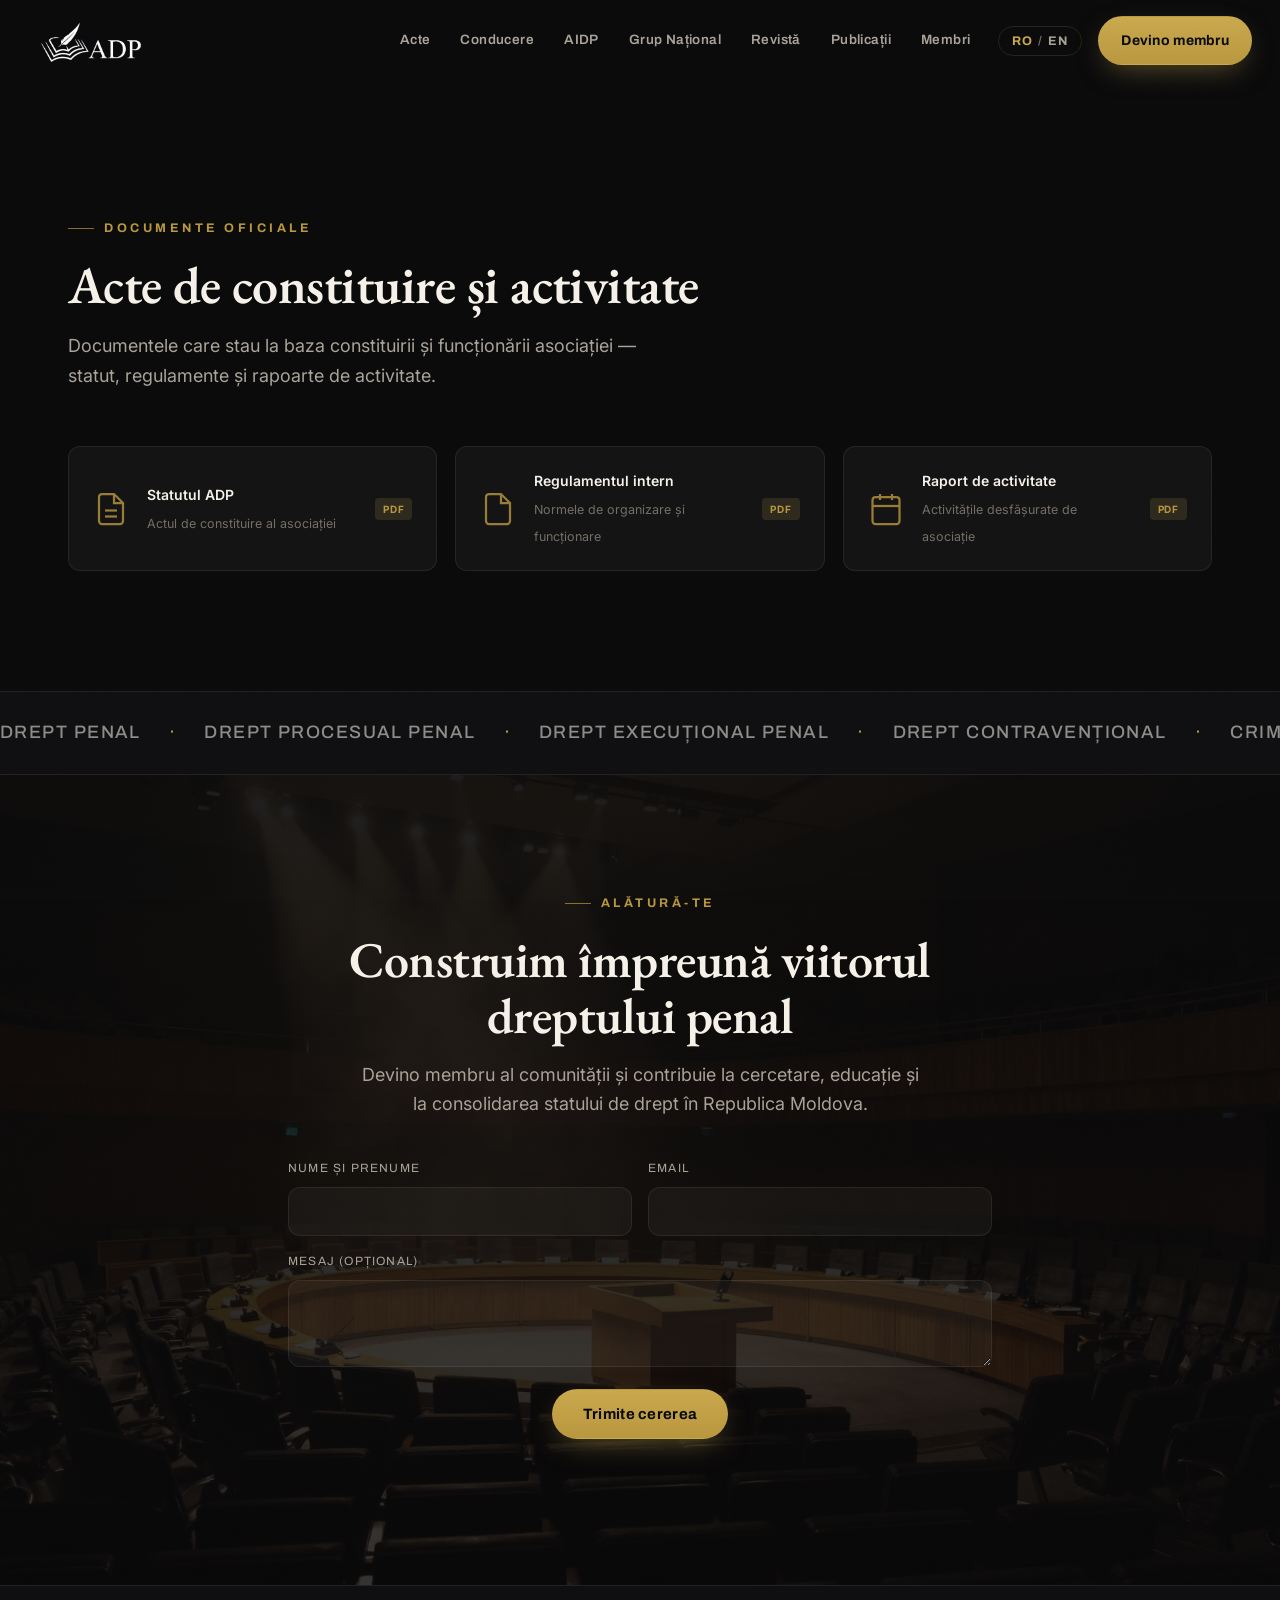
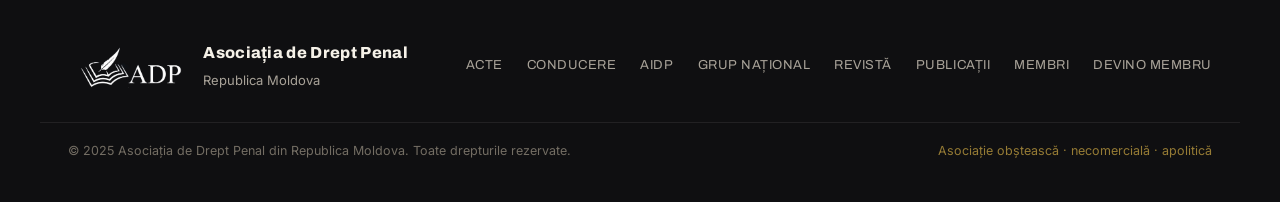
<file: acte.html>
<!DOCTYPE html>
<html lang="ro">
<head>
<meta charset="UTF-8" />
<meta name="viewport" content="width=device-width, initial-scale=1" />
<meta name="theme-color" content="#0a0a0b" />
<link rel="preconnect" href="https://fonts.googleapis.com" />
<link rel="preconnect" href="https://fonts.gstatic.com" crossorigin />
<link href="https://fonts.googleapis.com/css2?family=Archivo:wght@400;500;600;700;800;900&family=EB+Garamond:ital,wght@0,400;0,500;0,600;1,400;1,500&family=Inter:wght@400;500;600&display=swap" rel="stylesheet" />
<link rel="stylesheet" href="assets/css/styles.css" />
<link rel="icon" href="data:image/svg+xml,%3Csvg xmlns='http://www.w3.org/2000/svg' viewBox='0 0 32 32'%3E%3Crect width='32' height='32' rx='6' fill='%230a0a0b'/%3E%3Cpath d='M16 6v20M9 26h14M16 8l-7 3 7 3 7-3-7-3z' stroke='%23c8a951' stroke-width='1.6' fill='none' stroke-linejoin='round'/%3E%3C/svg%3E" />
<title>Acte — Asociația de Drept Penal din Republica Moldova</title>
<meta name="description" content="Documentele de constituire și activitate ale Asociației de Drept Penal din Republica Moldova — statut, regulamente și rapoarte." />
</head>
<body>
<div class="grain" aria-hidden="true"></div>

<header class="nav" id="nav">
  <div class="nav__inner">
    <a class="brand" href="index.html" aria-label="ADP — acasă">
      <img src="assets/img/adp-transparent.png" alt="ADP" class="brand__logo">
    </a>
    <nav class="nav__links" aria-label="Navigare principală">
      <a href="acte.html" data-i18n="nav.docs">Acte</a>
      <a href="conducere.html" data-i18n="nav.governance">Conducere</a>
      <a href="aidp.html" data-i18n="nav.aidp">AIDP</a>
      <a href="grup-national.html" data-i18n="nav.grupnational">Grup&nbsp;Național</a>
      <a href="revista.html" data-i18n="nav.revista">Revistă</a>
      <a href="publicatii.html" data-i18n="nav.publicatii">Publicații</a>
      <a href="membri.html" data-i18n="nav.members">Membri</a>
    </nav>
    <div class="nav__actions">
      <button class="lang" id="langToggle" aria-label="Schimbă limba">
        <span class="lang__opt is-active" data-lang="ro">RO</span><span class="lang__sep">/</span><span class="lang__opt" data-lang="en">EN</span>
      </button>
      <a class="btn btn--gold" href="#contact" data-i18n="nav.join">Devino membru</a>
      <button class="burger" id="burger" aria-label="Meniu" aria-expanded="false"><span></span><span></span><span></span></button>
    </div>
  </div>
</header>

<main id="top">

<div class="page-top"></div>

<section class="docs section" id="acte">
  <div class="section__head reveal">
    <span class="eyebrow" data-i18n="docs.eyebrow">Documente oficiale</span>
    <h2 class="h2" data-i18n="docs.title">Acte de constituire și activitate</h2>
    <p class="section__sub" data-i18n="docs.sub">Documentele care stau la baza constituirii și funcționării asociației — statut, regulamente și rapoarte de activitate.</p>
  </div>
  <div class="docs__grid">
    <div class="doc-card reveal">
      <svg viewBox="0 0 24 24" class="doc-card__ic" fill="none" stroke="currentColor" stroke-width="1.5"><path d="M14 2H6a2 2 0 0 0-2 2v16a2 2 0 0 0 2 2h12a2 2 0 0 0 2-2V8z"/><polyline points="14 2 14 8 20 8"/><line x1="16" y1="13" x2="8" y2="13"/><line x1="16" y1="17" x2="8" y2="17"/></svg>
      <div class="doc-card__body">
        <b data-i18n="docs.d1t">Statutul ADP</b>
        <span data-i18n="docs.d1s">Actul de constituire al asociației</span>
      </div>
      <span class="doc-badge">PDF</span>
    </div>
    <div class="doc-card reveal">
      <svg viewBox="0 0 24 24" class="doc-card__ic" fill="none" stroke="currentColor" stroke-width="1.5"><path d="M14 2H6a2 2 0 0 0-2 2v16a2 2 0 0 0 2 2h12a2 2 0 0 0 2-2V8z"/><polyline points="14 2 14 8 20 8"/></svg>
      <div class="doc-card__body">
        <b data-i18n="docs.d2t">Regulamentul intern</b>
        <span data-i18n="docs.d2s">Normele de organizare și funcționare</span>
      </div>
      <span class="doc-badge">PDF</span>
    </div>
    <div class="doc-card reveal">
      <svg viewBox="0 0 24 24" class="doc-card__ic" fill="none" stroke="currentColor" stroke-width="1.5"><rect x="3" y="4" width="18" height="18" rx="2" ry="2"/><line x1="16" y1="2" x2="16" y2="6"/><line x1="8" y1="2" x2="8" y2="6"/><line x1="3" y1="10" x2="21" y2="10"/></svg>
      <div class="doc-card__body">
        <b data-i18n="docs.d3t">Raport de activitate</b>
        <span data-i18n="docs.d3s">Activitățile desfășurate de asociație</span>
      </div>
      <span class="doc-badge">PDF</span>
    </div>
  </div>
</section>

<section class="domains">
  <div class="domains__track">
    <span data-i18n="dom.1">Drept penal</span><i>·</i>
    <span data-i18n="dom.2">Drept procesual penal</span><i>·</i>
    <span data-i18n="dom.3">Drept execuțional penal</span><i>·</i>
    <span data-i18n="dom.4">Drept contravențional</span><i>·</i>
    <span data-i18n="dom.5">Criminalistică</span><i>·</i>
    <span data-i18n="dom.6">Criminologie</span><i>·</i>
    <span data-i18n="dom.1">Drept penal</span><i>·</i>
    <span data-i18n="dom.2">Drept procesual penal</span><i>·</i>
    <span data-i18n="dom.3">Drept execuțional penal</span><i>·</i>
    <span data-i18n="dom.4">Drept contravențional</span><i>·</i>
    <span data-i18n="dom.5">Criminalistică</span><i>·</i>
    <span data-i18n="dom.6">Criminologie</span><i>·</i>
  </div>
</section>

<section class="cta section" id="contact">
  <div class="cta__bg" style="background-image:url('assets/img/symposium.webp')"></div>
  <div class="cta__veil"></div>
  <div class="cta__inner reveal">
    <span class="eyebrow" data-i18n="cta.eyebrow">Alătură-te</span>
    <h2 class="cta__title" data-i18n="cta.title">Construim împreună viitorul dreptului penal</h2>
    <p data-i18n="cta.sub">Devino membru al comunității și contribuie la cercetare, educație și la consolidarea statului de drept în Republica Moldova.</p>
    <form class="cta__form" id="joinForm" novalidate>
      <div class="field">
        <label for="name" data-i18n="form.name">Nume și prenume</label>
        <input id="name" name="name" type="text" required autocomplete="name" />
      </div>
      <div class="field">
        <label for="email" data-i18n="form.email">Email</label>
        <input id="email" name="email" type="email" required autocomplete="email" />
      </div>
      <div class="field field--full">
        <label for="msg" data-i18n="form.msg">Mesaj (opțional)</label>
        <textarea id="msg" name="message" rows="3"></textarea>
      </div>
      <button class="btn btn--gold btn--lg" type="submit" data-i18n="form.submit">Trimite cererea</button>
      <p class="form__note" id="formNote" role="status" aria-live="polite"></p>
    </form>
  </div>
</section>

</main>

</main>

<footer class="footer">
  <div class="footer__inner">
    <div class="footer__brand">
      <img src="assets/img/adp-transparent.png" alt="ADP" class="footer__logo">
      <div>
        <b>Asociația de Drept Penal</b>
        <span data-i18n="footer.loc">Republica Moldova</span>
      </div>
    </div>
    <nav class="footer__nav" aria-label="Footer">
      <a href="acte.html" data-i18n="nav.docs">Acte</a>
      <a href="conducere.html" data-i18n="nav.governance">Conducere</a>
      <a href="aidp.html" data-i18n="nav.aidp">AIDP</a>
      <a href="grup-national.html" data-i18n="nav.grupnational">Grup&nbsp;Național</a>
      <a href="revista.html" data-i18n="nav.revista">Revistă</a>
      <a href="publicatii.html" data-i18n="nav.publicatii">Publicații</a>
      <a href="membri.html" data-i18n="nav.members">Membri</a>
      <a href="index.html#contact" data-i18n="nav.join">Devino membru</a>
    </nav>
  </div>
  <div class="footer__bar">
    <span data-i18n="footer.rights">© 2025 Asociația de Drept Penal din Republica Moldova. Toate drepturile rezervate.</span>
    <span class="footer__type" data-i18n="footer.type">Asociație obștească · necomercială · apolitică</span>
  </div>
</footer>

<script src="assets/js/main.js"></script>
</body>
</html>
</file>
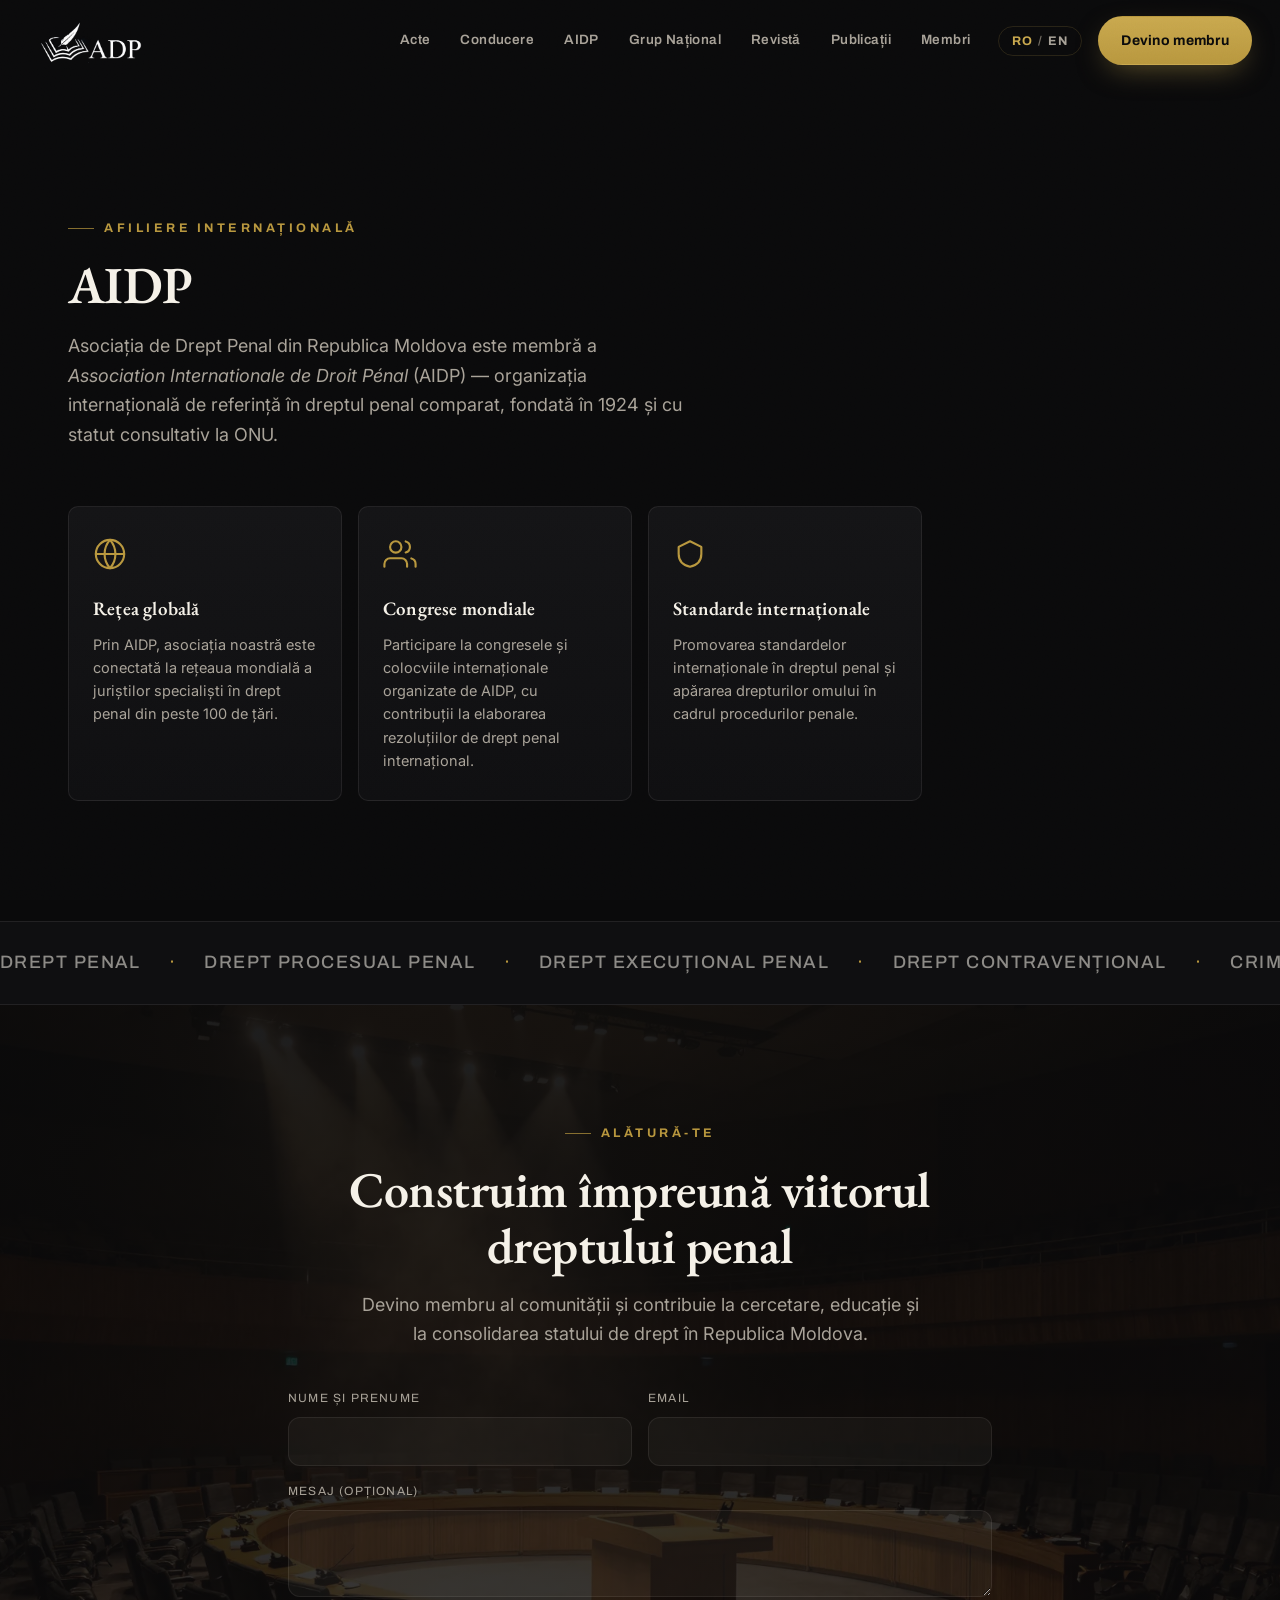
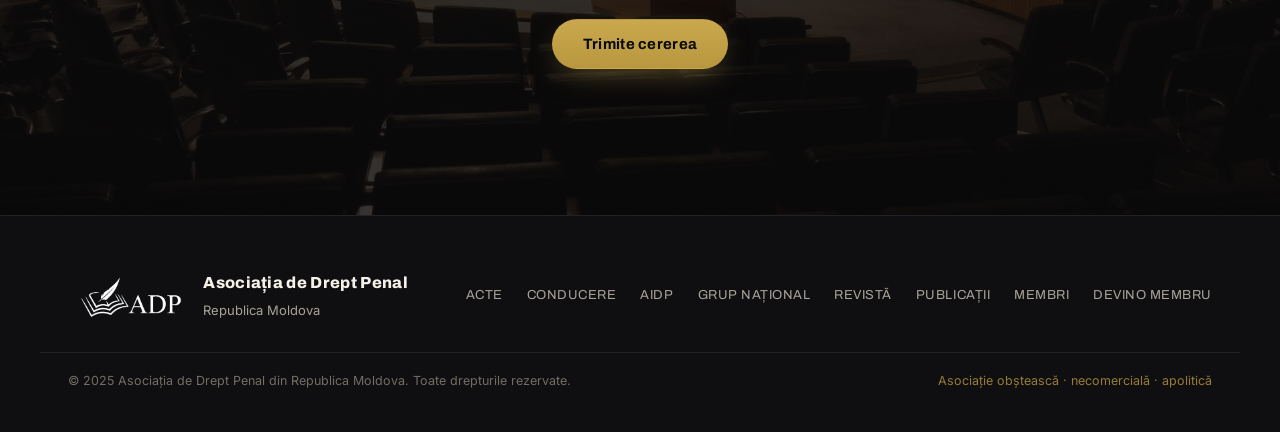
<file: aidp.html>
<!DOCTYPE html>
<html lang="ro">
<head>
<meta charset="UTF-8" />
<meta name="viewport" content="width=device-width, initial-scale=1" />
<meta name="theme-color" content="#0a0a0b" />
<link rel="preconnect" href="https://fonts.googleapis.com" />
<link rel="preconnect" href="https://fonts.gstatic.com" crossorigin />
<link href="https://fonts.googleapis.com/css2?family=Archivo:wght@400;500;600;700;800;900&family=EB+Garamond:ital,wght@0,400;0,500;0,600;1,400;1,500&family=Inter:wght@400;500;600&display=swap" rel="stylesheet" />
<link rel="stylesheet" href="assets/css/styles.css" />
<link rel="icon" href="data:image/svg+xml,%3Csvg xmlns='http://www.w3.org/2000/svg' viewBox='0 0 32 32'%3E%3Crect width='32' height='32' rx='6' fill='%230a0a0b'/%3E%3Cpath d='M16 6v20M9 26h14M16 8l-7 3 7 3 7-3-7-3z' stroke='%23c8a951' stroke-width='1.6' fill='none' stroke-linejoin='round'/%3E%3C/svg%3E" />
<title>AIDP — Asociația de Drept Penal din Republica Moldova</title>
<meta name="description" content="Asociația de Drept Penal din Republica Moldova este membră a AIDP — Association Internationale de Droit Pénal, fondată în 1924." />
</head>
<body>
<div class="grain" aria-hidden="true"></div>

<header class="nav" id="nav">
  <div class="nav__inner">
    <a class="brand" href="index.html" aria-label="ADP — acasă">
      <img src="assets/img/adp-transparent.png" alt="ADP" class="brand__logo">
    </a>
    <nav class="nav__links" aria-label="Navigare principală">
      <a href="acte.html" data-i18n="nav.docs">Acte</a>
      <a href="conducere.html" data-i18n="nav.governance">Conducere</a>
      <a href="aidp.html" data-i18n="nav.aidp">AIDP</a>
      <a href="grup-national.html" data-i18n="nav.grupnational">Grup&nbsp;Național</a>
      <a href="revista.html" data-i18n="nav.revista">Revistă</a>
      <a href="publicatii.html" data-i18n="nav.publicatii">Publicații</a>
      <a href="membri.html" data-i18n="nav.members">Membri</a>
    </nav>
    <div class="nav__actions">
      <button class="lang" id="langToggle" aria-label="Schimbă limba">
        <span class="lang__opt is-active" data-lang="ro">RO</span><span class="lang__sep">/</span><span class="lang__opt" data-lang="en">EN</span>
      </button>
      <a class="btn btn--gold" href="#contact" data-i18n="nav.join">Devino membru</a>
      <button class="burger" id="burger" aria-label="Meniu" aria-expanded="false"><span></span><span></span><span></span></button>
    </div>
  </div>
</header>

<main id="top">

<div class="page-top"></div>

<section class="section" id="aidp">
  <div class="section__head reveal">
    <span class="eyebrow" data-i18n="aidp.eyebrow">Afiliere internațională</span>
    <h2 class="h2" data-i18n="aidp.title">AIDP</h2>
    <p class="section__sub" data-i18n="aidp.sub">Asociația de Drept Penal din Republica Moldova este membră a <em>Association Internationale de Droit Pénal</em> (AIDP) — organizația internațională de referință în dreptul penal comparat, fondată în 1924 și cu statut consultativ la ONU.</p>
  </div>
  <div class="cards">
    <article class="card reveal">
      <svg viewBox="0 0 24 24" class="card__ic" fill="none" stroke="currentColor" stroke-width="1.5"><circle cx="12" cy="12" r="10"/><path d="M2 12h20M12 2a15 15 0 0 1 0 20 15 15 0 0 1 0-20z"/></svg>
      <h3 data-i18n="aidp.c1t">Rețea globală</h3>
      <p data-i18n="aidp.c1d">Prin AIDP, asociația noastră este conectată la rețeaua mondială a juriștilor specialiști în drept penal din peste 100 de țări.</p>
    </article>
    <article class="card reveal">
      <svg viewBox="0 0 24 24" class="card__ic" fill="none" stroke="currentColor" stroke-width="1.5"><path d="M17 21v-2a4 4 0 0 0-4-4H5a4 4 0 0 0-4 4v2"/><circle cx="9" cy="7" r="4"/><path d="M23 21v-2a4 4 0 0 0-3-3.87M16 3.13a4 4 0 0 1 0 7.75"/></svg>
      <h3 data-i18n="aidp.c2t">Congrese mondiale</h3>
      <p data-i18n="aidp.c2d">Participare la congresele și colocviile internaționale organizate de AIDP, cu contribuții la elaborarea rezoluțiilor de drept penal internațional.</p>
    </article>
    <article class="card reveal">
      <svg viewBox="0 0 24 24" class="card__ic" fill="none" stroke="currentColor" stroke-width="1.5"><path d="M12 3l8 4v5c0 5-3.5 8-8 9-4.5-1-8-4-8-9V7l8-4z"/></svg>
      <h3 data-i18n="aidp.c3t">Standarde internaționale</h3>
      <p data-i18n="aidp.c3d">Promovarea standardelor internaționale în dreptul penal și apărarea drepturilor omului în cadrul procedurilor penale.</p>
    </article>
  </div>
</section>

<section class="domains">
  <div class="domains__track">
    <span data-i18n="dom.1">Drept penal</span><i>·</i>
    <span data-i18n="dom.2">Drept procesual penal</span><i>·</i>
    <span data-i18n="dom.3">Drept execuțional penal</span><i>·</i>
    <span data-i18n="dom.4">Drept contravențional</span><i>·</i>
    <span data-i18n="dom.5">Criminalistică</span><i>·</i>
    <span data-i18n="dom.6">Criminologie</span><i>·</i>
    <span data-i18n="dom.1">Drept penal</span><i>·</i>
    <span data-i18n="dom.2">Drept procesual penal</span><i>·</i>
    <span data-i18n="dom.3">Drept execuțional penal</span><i>·</i>
    <span data-i18n="dom.4">Drept contravențional</span><i>·</i>
    <span data-i18n="dom.5">Criminalistică</span><i>·</i>
    <span data-i18n="dom.6">Criminologie</span><i>·</i>
  </div>
</section>

<section class="cta section" id="contact">
  <div class="cta__bg" style="background-image:url('assets/img/symposium.webp')"></div>
  <div class="cta__veil"></div>
  <div class="cta__inner reveal">
    <span class="eyebrow" data-i18n="cta.eyebrow">Alătură-te</span>
    <h2 class="cta__title" data-i18n="cta.title">Construim împreună viitorul dreptului penal</h2>
    <p data-i18n="cta.sub">Devino membru al comunității și contribuie la cercetare, educație și la consolidarea statului de drept în Republica Moldova.</p>
    <form class="cta__form" id="joinForm" novalidate>
      <div class="field">
        <label for="name" data-i18n="form.name">Nume și prenume</label>
        <input id="name" name="name" type="text" required autocomplete="name" />
      </div>
      <div class="field">
        <label for="email" data-i18n="form.email">Email</label>
        <input id="email" name="email" type="email" required autocomplete="email" />
      </div>
      <div class="field field--full">
        <label for="msg" data-i18n="form.msg">Mesaj (opțional)</label>
        <textarea id="msg" name="message" rows="3"></textarea>
      </div>
      <button class="btn btn--gold btn--lg" type="submit" data-i18n="form.submit">Trimite cererea</button>
      <p class="form__note" id="formNote" role="status" aria-live="polite"></p>
    </form>
  </div>
</section>

</main>

</main>

<footer class="footer">
  <div class="footer__inner">
    <div class="footer__brand">
      <img src="assets/img/adp-transparent.png" alt="ADP" class="footer__logo">
      <div>
        <b>Asociația de Drept Penal</b>
        <span data-i18n="footer.loc">Republica Moldova</span>
      </div>
    </div>
    <nav class="footer__nav" aria-label="Footer">
      <a href="acte.html" data-i18n="nav.docs">Acte</a>
      <a href="conducere.html" data-i18n="nav.governance">Conducere</a>
      <a href="aidp.html" data-i18n="nav.aidp">AIDP</a>
      <a href="grup-national.html" data-i18n="nav.grupnational">Grup&nbsp;Național</a>
      <a href="revista.html" data-i18n="nav.revista">Revistă</a>
      <a href="publicatii.html" data-i18n="nav.publicatii">Publicații</a>
      <a href="membri.html" data-i18n="nav.members">Membri</a>
      <a href="index.html#contact" data-i18n="nav.join">Devino membru</a>
    </nav>
  </div>
  <div class="footer__bar">
    <span data-i18n="footer.rights">© 2025 Asociația de Drept Penal din Republica Moldova. Toate drepturile rezervate.</span>
    <span class="footer__type" data-i18n="footer.type">Asociație obștească · necomercială · apolitică</span>
  </div>
</footer>

<script src="assets/js/main.js"></script>
</body>
</html>
</file>
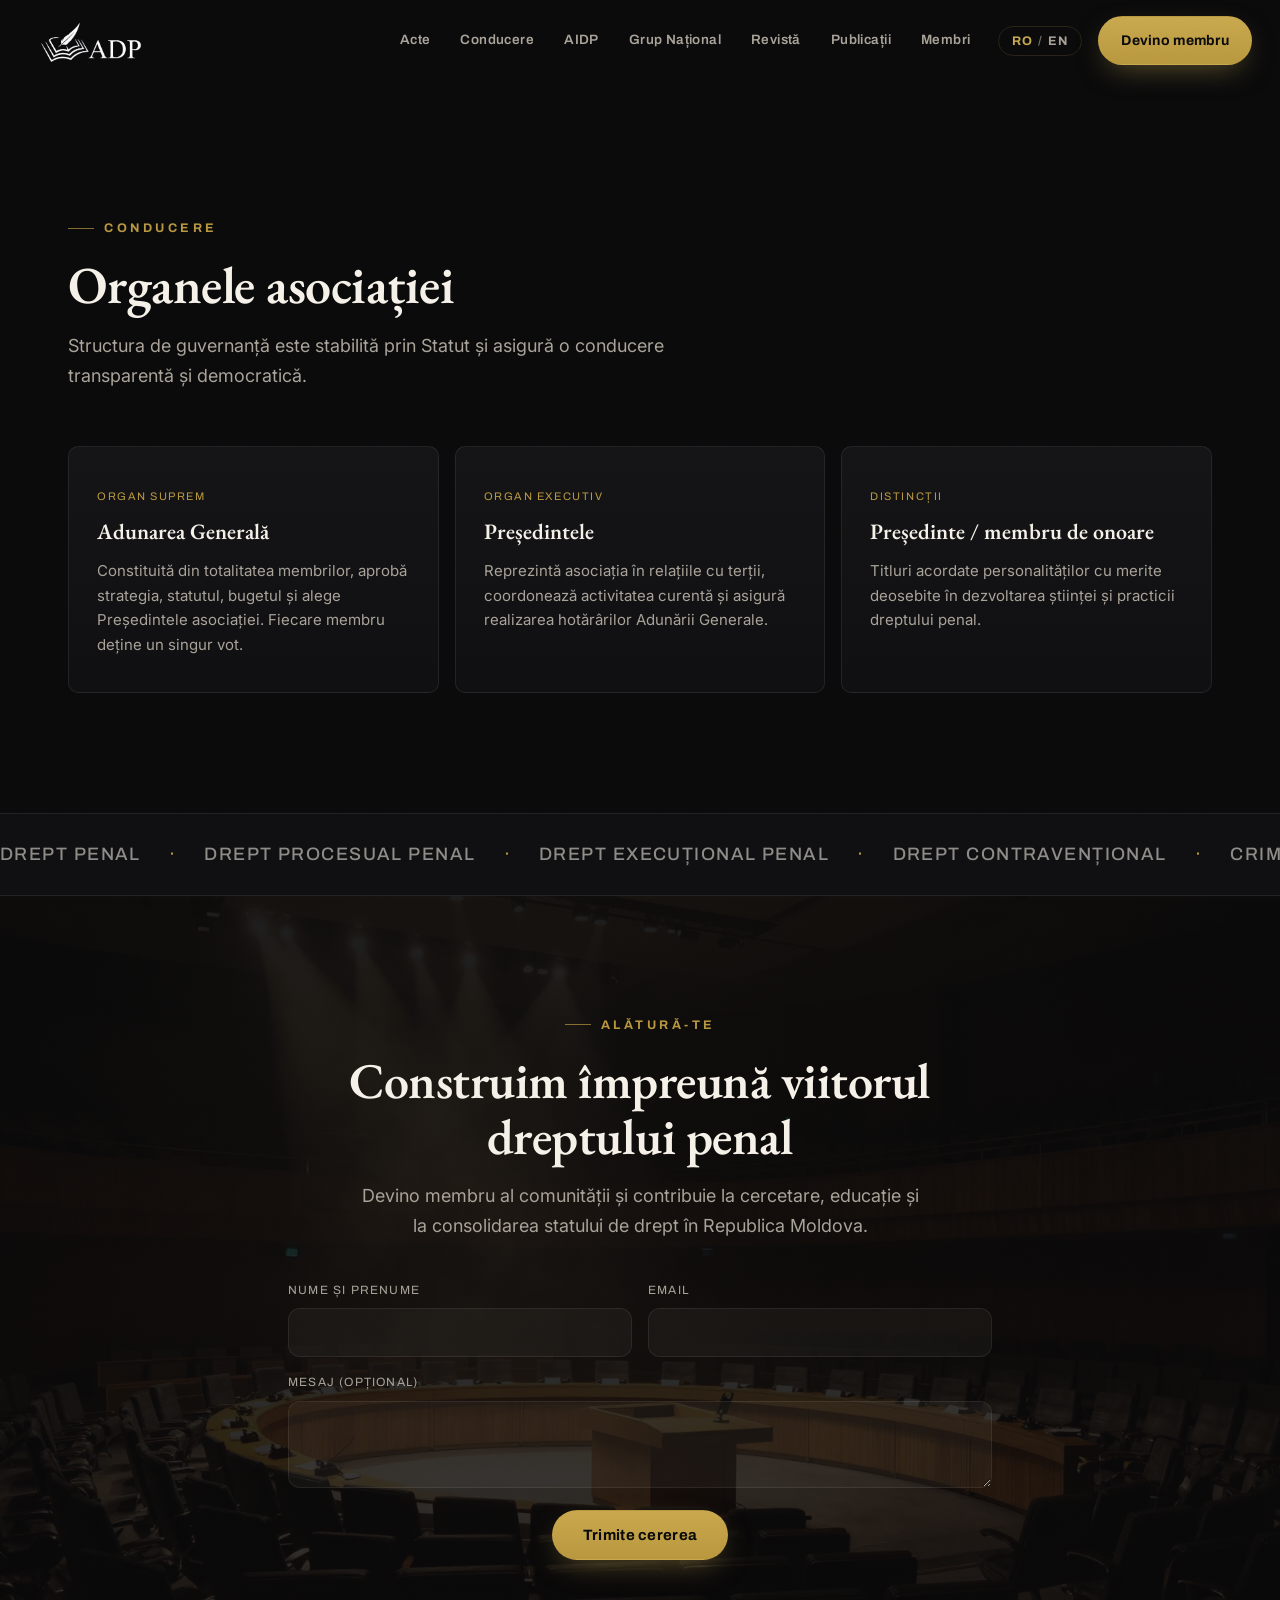
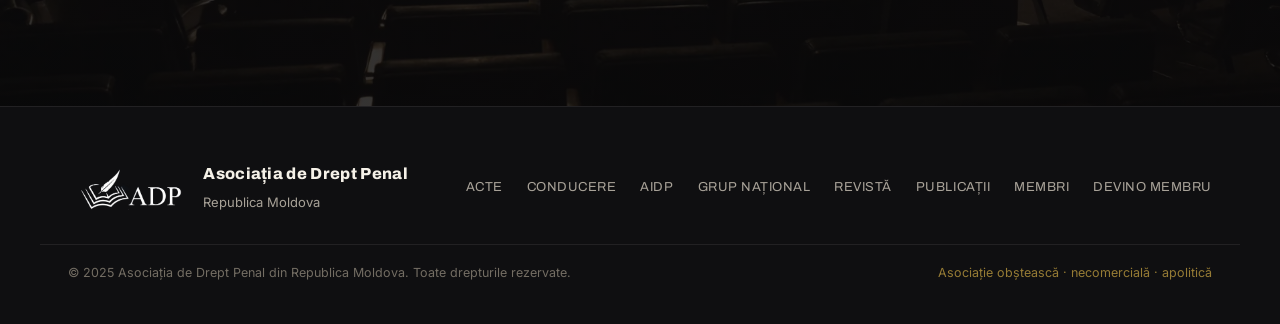
<file: conducere.html>
<!DOCTYPE html>
<html lang="ro">
<head>
<meta charset="UTF-8" />
<meta name="viewport" content="width=device-width, initial-scale=1" />
<meta name="theme-color" content="#0a0a0b" />
<link rel="preconnect" href="https://fonts.googleapis.com" />
<link rel="preconnect" href="https://fonts.gstatic.com" crossorigin />
<link href="https://fonts.googleapis.com/css2?family=Archivo:wght@400;500;600;700;800;900&family=EB+Garamond:ital,wght@0,400;0,500;0,600;1,400;1,500&family=Inter:wght@400;500;600&display=swap" rel="stylesheet" />
<link rel="stylesheet" href="assets/css/styles.css" />
<link rel="icon" href="data:image/svg+xml,%3Csvg xmlns='http://www.w3.org/2000/svg' viewBox='0 0 32 32'%3E%3Crect width='32' height='32' rx='6' fill='%230a0a0b'/%3E%3Cpath d='M16 6v20M9 26h14M16 8l-7 3 7 3 7-3-7-3z' stroke='%23c8a951' stroke-width='1.6' fill='none' stroke-linejoin='round'/%3E%3C/svg%3E" />
<title>Conducere — Asociația de Drept Penal din Republica Moldova</title>
<meta name="description" content="Organele de conducere ale Asociației de Drept Penal — Adunarea Generală, Președintele și membrii de onoare." />
</head>
<body>
<div class="grain" aria-hidden="true"></div>

<header class="nav" id="nav">
  <div class="nav__inner">
    <a class="brand" href="index.html" aria-label="ADP — acasă">
      <img src="assets/img/adp-transparent.png" alt="ADP" class="brand__logo">
    </a>
    <nav class="nav__links" aria-label="Navigare principală">
      <a href="acte.html" data-i18n="nav.docs">Acte</a>
      <a href="conducere.html" data-i18n="nav.governance">Conducere</a>
      <a href="aidp.html" data-i18n="nav.aidp">AIDP</a>
      <a href="grup-national.html" data-i18n="nav.grupnational">Grup&nbsp;Național</a>
      <a href="revista.html" data-i18n="nav.revista">Revistă</a>
      <a href="publicatii.html" data-i18n="nav.publicatii">Publicații</a>
      <a href="membri.html" data-i18n="nav.members">Membri</a>
    </nav>
    <div class="nav__actions">
      <button class="lang" id="langToggle" aria-label="Schimbă limba">
        <span class="lang__opt is-active" data-lang="ro">RO</span><span class="lang__sep">/</span><span class="lang__opt" data-lang="en">EN</span>
      </button>
      <a class="btn btn--gold" href="#contact" data-i18n="nav.join">Devino membru</a>
      <button class="burger" id="burger" aria-label="Meniu" aria-expanded="false"><span></span><span></span><span></span></button>
    </div>
  </div>
</header>

<main id="top">

<div class="page-top"></div>

<section class="gov section" id="conducere">
  <div class="section__head reveal">
    <span class="eyebrow" data-i18n="gov.eyebrow">Conducere</span>
    <h2 class="h2" data-i18n="gov.title">Organele asociației</h2>
    <p class="section__sub" data-i18n="gov.sub">Structura de guvernanță este stabilită prin Statut și asigură o conducere transparentă și democratică.</p>
  </div>
  <div class="gov__grid">
    <div class="gcard reveal">
      <span class="gcard__tag" data-i18n="gov.1tag">Organ suprem</span>
      <h3 data-i18n="gov.1t">Adunarea Generală</h3>
      <p data-i18n="gov.1d">Constituită din totalitatea membrilor, aprobă strategia, statutul, bugetul și alege Președintele asociației. Fiecare membru deține un singur vot.</p>
    </div>
    <div class="gcard reveal">
      <span class="gcard__tag" data-i18n="gov.2tag">Organ executiv</span>
      <h3 data-i18n="gov.2t">Președintele</h3>
      <p data-i18n="gov.2d">Reprezintă asociația în relațiile cu terții, coordonează activitatea curentă și asigură realizarea hotărârilor Adunării Generale.</p>
    </div>
    <div class="gcard reveal">
      <span class="gcard__tag" data-i18n="gov.3tag">Distincții</span>
      <h3 data-i18n="gov.3t">Președinte / membru de onoare</h3>
      <p data-i18n="gov.3d">Titluri acordate personalităților cu merite deosebite în dezvoltarea științei și practicii dreptului penal.</p>
    </div>
  </div>
</section>

<section class="domains">
  <div class="domains__track">
    <span data-i18n="dom.1">Drept penal</span><i>·</i>
    <span data-i18n="dom.2">Drept procesual penal</span><i>·</i>
    <span data-i18n="dom.3">Drept execuțional penal</span><i>·</i>
    <span data-i18n="dom.4">Drept contravențional</span><i>·</i>
    <span data-i18n="dom.5">Criminalistică</span><i>·</i>
    <span data-i18n="dom.6">Criminologie</span><i>·</i>
    <span data-i18n="dom.1">Drept penal</span><i>·</i>
    <span data-i18n="dom.2">Drept procesual penal</span><i>·</i>
    <span data-i18n="dom.3">Drept execuțional penal</span><i>·</i>
    <span data-i18n="dom.4">Drept contravențional</span><i>·</i>
    <span data-i18n="dom.5">Criminalistică</span><i>·</i>
    <span data-i18n="dom.6">Criminologie</span><i>·</i>
  </div>
</section>

<section class="cta section" id="contact">
  <div class="cta__bg" style="background-image:url('assets/img/symposium.webp')"></div>
  <div class="cta__veil"></div>
  <div class="cta__inner reveal">
    <span class="eyebrow" data-i18n="cta.eyebrow">Alătură-te</span>
    <h2 class="cta__title" data-i18n="cta.title">Construim împreună viitorul dreptului penal</h2>
    <p data-i18n="cta.sub">Devino membru al comunității și contribuie la cercetare, educație și la consolidarea statului de drept în Republica Moldova.</p>
    <form class="cta__form" id="joinForm" novalidate>
      <div class="field">
        <label for="name" data-i18n="form.name">Nume și prenume</label>
        <input id="name" name="name" type="text" required autocomplete="name" />
      </div>
      <div class="field">
        <label for="email" data-i18n="form.email">Email</label>
        <input id="email" name="email" type="email" required autocomplete="email" />
      </div>
      <div class="field field--full">
        <label for="msg" data-i18n="form.msg">Mesaj (opțional)</label>
        <textarea id="msg" name="message" rows="3"></textarea>
      </div>
      <button class="btn btn--gold btn--lg" type="submit" data-i18n="form.submit">Trimite cererea</button>
      <p class="form__note" id="formNote" role="status" aria-live="polite"></p>
    </form>
  </div>
</section>

</main>

</main>

<footer class="footer">
  <div class="footer__inner">
    <div class="footer__brand">
      <img src="assets/img/adp-transparent.png" alt="ADP" class="footer__logo">
      <div>
        <b>Asociația de Drept Penal</b>
        <span data-i18n="footer.loc">Republica Moldova</span>
      </div>
    </div>
    <nav class="footer__nav" aria-label="Footer">
      <a href="acte.html" data-i18n="nav.docs">Acte</a>
      <a href="conducere.html" data-i18n="nav.governance">Conducere</a>
      <a href="aidp.html" data-i18n="nav.aidp">AIDP</a>
      <a href="grup-national.html" data-i18n="nav.grupnational">Grup&nbsp;Național</a>
      <a href="revista.html" data-i18n="nav.revista">Revistă</a>
      <a href="publicatii.html" data-i18n="nav.publicatii">Publicații</a>
      <a href="membri.html" data-i18n="nav.members">Membri</a>
      <a href="index.html#contact" data-i18n="nav.join">Devino membru</a>
    </nav>
  </div>
  <div class="footer__bar">
    <span data-i18n="footer.rights">© 2025 Asociația de Drept Penal din Republica Moldova. Toate drepturile rezervate.</span>
    <span class="footer__type" data-i18n="footer.type">Asociație obștească · necomercială · apolitică</span>
  </div>
</footer>

<script src="assets/js/main.js"></script>
</body>
</html>
</file>
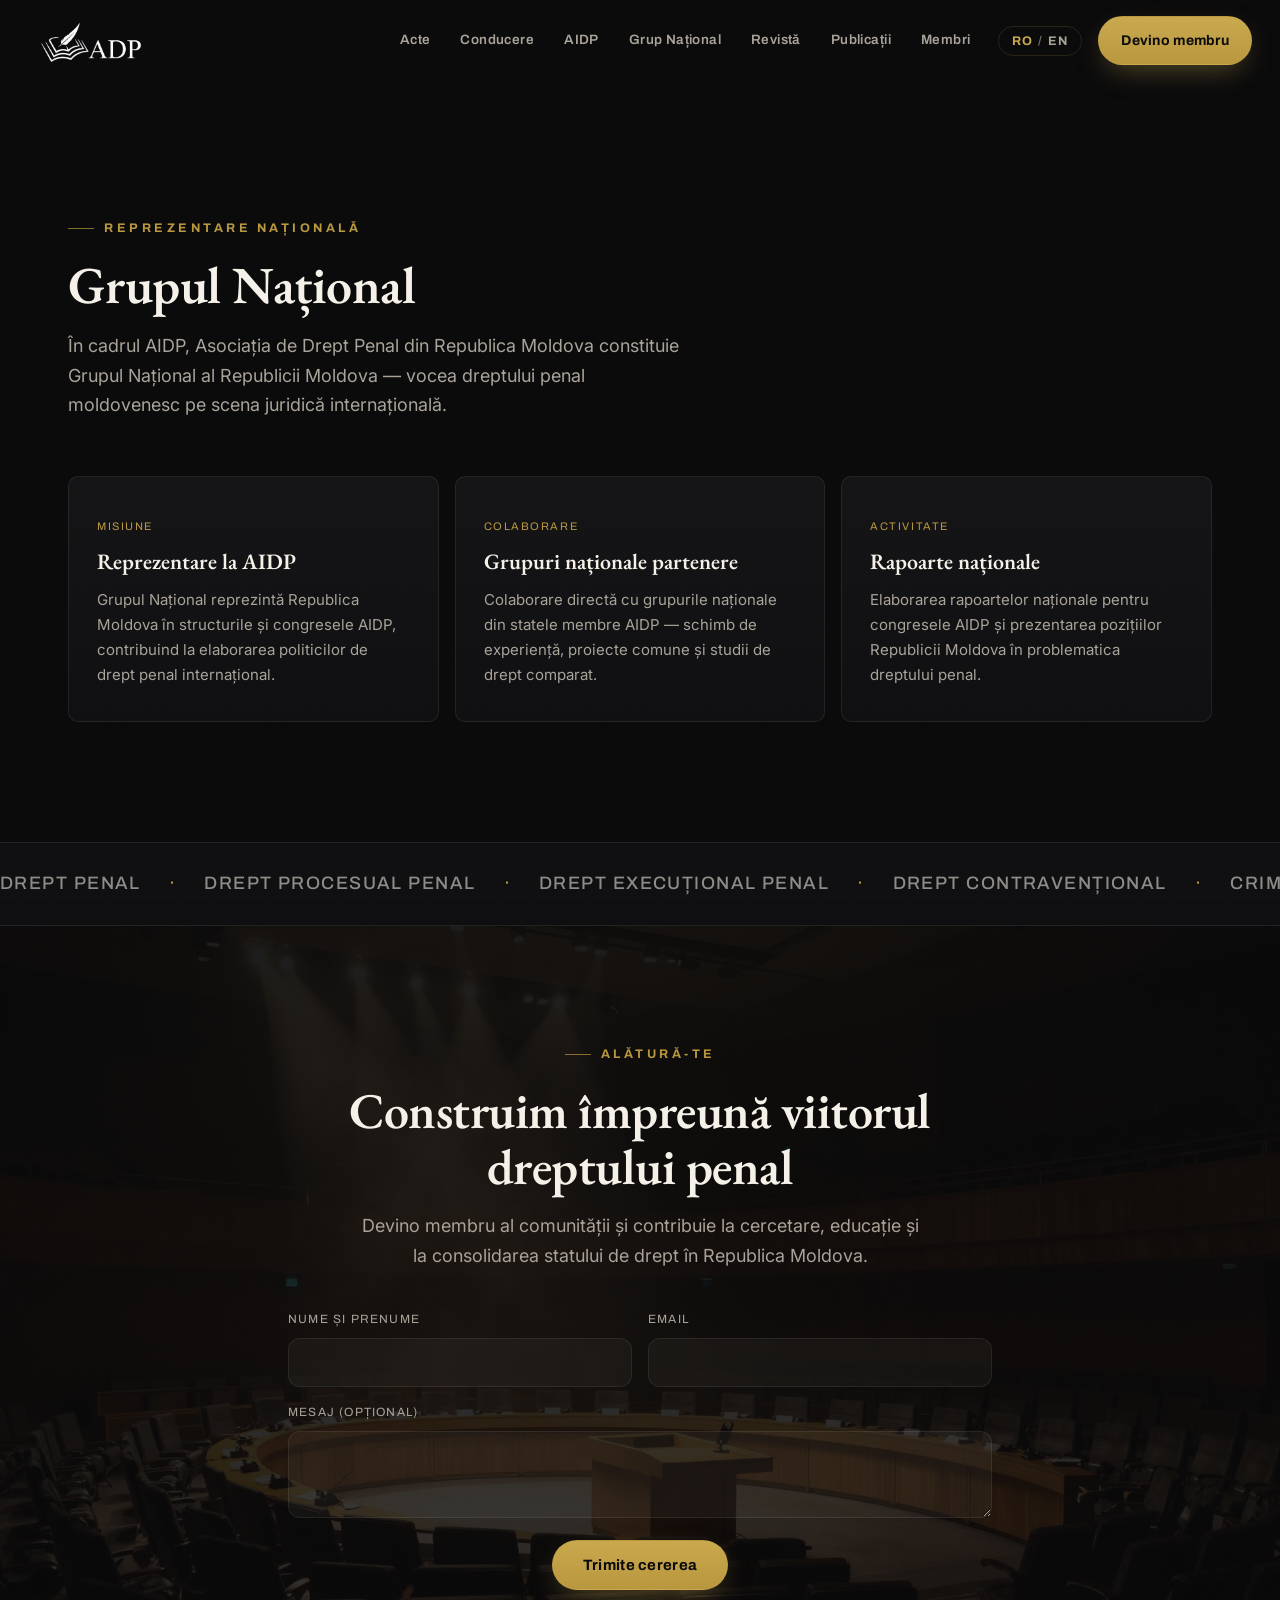
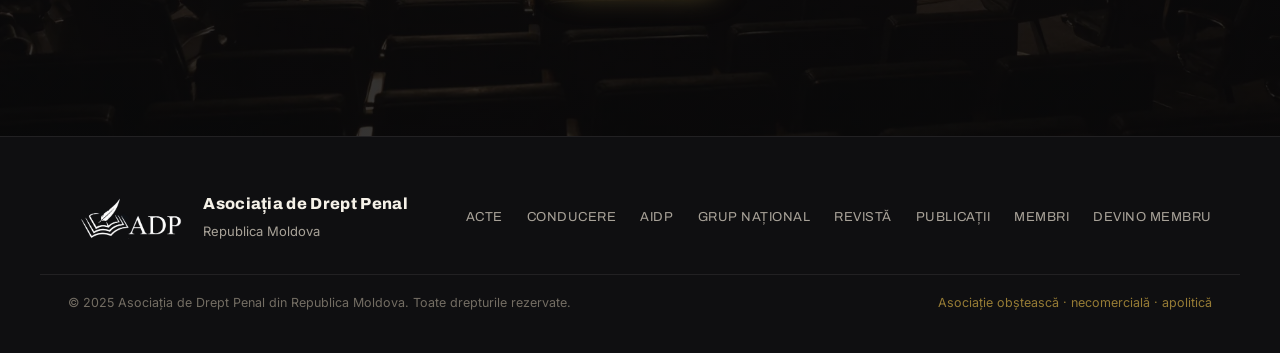
<file: grup-national.html>
<!DOCTYPE html>
<html lang="ro">
<head>
<meta charset="UTF-8" />
<meta name="viewport" content="width=device-width, initial-scale=1" />
<meta name="theme-color" content="#0a0a0b" />
<link rel="preconnect" href="https://fonts.googleapis.com" />
<link rel="preconnect" href="https://fonts.gstatic.com" crossorigin />
<link href="https://fonts.googleapis.com/css2?family=Archivo:wght@400;500;600;700;800;900&family=EB+Garamond:ital,wght@0,400;0,500;0,600;1,400;1,500&family=Inter:wght@400;500;600&display=swap" rel="stylesheet" />
<link rel="stylesheet" href="assets/css/styles.css" />
<link rel="icon" href="data:image/svg+xml,%3Csvg xmlns='http://www.w3.org/2000/svg' viewBox='0 0 32 32'%3E%3Crect width='32' height='32' rx='6' fill='%230a0a0b'/%3E%3Cpath d='M16 6v20M9 26h14M16 8l-7 3 7 3 7-3-7-3z' stroke='%23c8a951' stroke-width='1.6' fill='none' stroke-linejoin='round'/%3E%3C/svg%3E" />
<title>Grup Național — Asociația de Drept Penal din Republica Moldova</title>
<meta name="description" content="Asociația de Drept Penal constituie Grupul Național al Republicii Moldova în cadrul AIDP." />
</head>
<body>
<div class="grain" aria-hidden="true"></div>

<header class="nav" id="nav">
  <div class="nav__inner">
    <a class="brand" href="index.html" aria-label="ADP — acasă">
      <img src="assets/img/adp-transparent.png" alt="ADP" class="brand__logo">
    </a>
    <nav class="nav__links" aria-label="Navigare principală">
      <a href="acte.html" data-i18n="nav.docs">Acte</a>
      <a href="conducere.html" data-i18n="nav.governance">Conducere</a>
      <a href="aidp.html" data-i18n="nav.aidp">AIDP</a>
      <a href="grup-national.html" data-i18n="nav.grupnational">Grup&nbsp;Național</a>
      <a href="revista.html" data-i18n="nav.revista">Revistă</a>
      <a href="publicatii.html" data-i18n="nav.publicatii">Publicații</a>
      <a href="membri.html" data-i18n="nav.members">Membri</a>
    </nav>
    <div class="nav__actions">
      <button class="lang" id="langToggle" aria-label="Schimbă limba">
        <span class="lang__opt is-active" data-lang="ro">RO</span><span class="lang__sep">/</span><span class="lang__opt" data-lang="en">EN</span>
      </button>
      <a class="btn btn--gold" href="#contact" data-i18n="nav.join">Devino membru</a>
      <button class="burger" id="burger" aria-label="Meniu" aria-expanded="false"><span></span><span></span><span></span></button>
    </div>
  </div>
</header>

<main id="top">

<div class="page-top"></div>

<section class="section" id="grup-national">
  <div class="section__head reveal">
    <span class="eyebrow" data-i18n="gn.eyebrow">Reprezentare națională</span>
    <h2 class="h2" data-i18n="gn.title">Grupul Național</h2>
    <p class="section__sub" data-i18n="gn.sub">În cadrul AIDP, Asociația de Drept Penal din Republica Moldova constituie Grupul Național al Republicii Moldova — vocea dreptului penal moldovenesc pe scena juridică internațională.</p>
  </div>
  <div class="gov__grid">
    <div class="gcard reveal">
      <span class="gcard__tag" data-i18n="gn.1tag">Misiune</span>
      <h3 data-i18n="gn.1t">Reprezentare la AIDP</h3>
      <p data-i18n="gn.1d">Grupul Național reprezintă Republica Moldova în structurile și congresele AIDP, contribuind la elaborarea politicilor de drept penal internațional.</p>
    </div>
    <div class="gcard reveal">
      <span class="gcard__tag" data-i18n="gn.2tag">Colaborare</span>
      <h3 data-i18n="gn.2t">Grupuri naționale partenere</h3>
      <p data-i18n="gn.2d">Colaborare directă cu grupurile naționale din statele membre AIDP — schimb de experiență, proiecte comune și studii de drept comparat.</p>
    </div>
    <div class="gcard reveal">
      <span class="gcard__tag" data-i18n="gn.3tag">Activitate</span>
      <h3 data-i18n="gn.3t">Rapoarte naționale</h3>
      <p data-i18n="gn.3d">Elaborarea rapoartelor naționale pentru congresele AIDP și prezentarea pozițiilor Republicii Moldova în problematica dreptului penal.</p>
    </div>
  </div>
</section>

<section class="domains">
  <div class="domains__track">
    <span data-i18n="dom.1">Drept penal</span><i>·</i>
    <span data-i18n="dom.2">Drept procesual penal</span><i>·</i>
    <span data-i18n="dom.3">Drept execuțional penal</span><i>·</i>
    <span data-i18n="dom.4">Drept contravențional</span><i>·</i>
    <span data-i18n="dom.5">Criminalistică</span><i>·</i>
    <span data-i18n="dom.6">Criminologie</span><i>·</i>
    <span data-i18n="dom.1">Drept penal</span><i>·</i>
    <span data-i18n="dom.2">Drept procesual penal</span><i>·</i>
    <span data-i18n="dom.3">Drept execuțional penal</span><i>·</i>
    <span data-i18n="dom.4">Drept contravențional</span><i>·</i>
    <span data-i18n="dom.5">Criminalistică</span><i>·</i>
    <span data-i18n="dom.6">Criminologie</span><i>·</i>
  </div>
</section>

<section class="cta section" id="contact">
  <div class="cta__bg" style="background-image:url('assets/img/symposium.webp')"></div>
  <div class="cta__veil"></div>
  <div class="cta__inner reveal">
    <span class="eyebrow" data-i18n="cta.eyebrow">Alătură-te</span>
    <h2 class="cta__title" data-i18n="cta.title">Construim împreună viitorul dreptului penal</h2>
    <p data-i18n="cta.sub">Devino membru al comunității și contribuie la cercetare, educație și la consolidarea statului de drept în Republica Moldova.</p>
    <form class="cta__form" id="joinForm" novalidate>
      <div class="field">
        <label for="name" data-i18n="form.name">Nume și prenume</label>
        <input id="name" name="name" type="text" required autocomplete="name" />
      </div>
      <div class="field">
        <label for="email" data-i18n="form.email">Email</label>
        <input id="email" name="email" type="email" required autocomplete="email" />
      </div>
      <div class="field field--full">
        <label for="msg" data-i18n="form.msg">Mesaj (opțional)</label>
        <textarea id="msg" name="message" rows="3"></textarea>
      </div>
      <button class="btn btn--gold btn--lg" type="submit" data-i18n="form.submit">Trimite cererea</button>
      <p class="form__note" id="formNote" role="status" aria-live="polite"></p>
    </form>
  </div>
</section>

</main>

</main>

<footer class="footer">
  <div class="footer__inner">
    <div class="footer__brand">
      <img src="assets/img/adp-transparent.png" alt="ADP" class="footer__logo">
      <div>
        <b>Asociația de Drept Penal</b>
        <span data-i18n="footer.loc">Republica Moldova</span>
      </div>
    </div>
    <nav class="footer__nav" aria-label="Footer">
      <a href="acte.html" data-i18n="nav.docs">Acte</a>
      <a href="conducere.html" data-i18n="nav.governance">Conducere</a>
      <a href="aidp.html" data-i18n="nav.aidp">AIDP</a>
      <a href="grup-national.html" data-i18n="nav.grupnational">Grup&nbsp;Național</a>
      <a href="revista.html" data-i18n="nav.revista">Revistă</a>
      <a href="publicatii.html" data-i18n="nav.publicatii">Publicații</a>
      <a href="membri.html" data-i18n="nav.members">Membri</a>
      <a href="index.html#contact" data-i18n="nav.join">Devino membru</a>
    </nav>
  </div>
  <div class="footer__bar">
    <span data-i18n="footer.rights">© 2025 Asociația de Drept Penal din Republica Moldova. Toate drepturile rezervate.</span>
    <span class="footer__type" data-i18n="footer.type">Asociație obștească · necomercială · apolitică</span>
  </div>
</footer>

<script src="assets/js/main.js"></script>
</body>
</html>
</file>
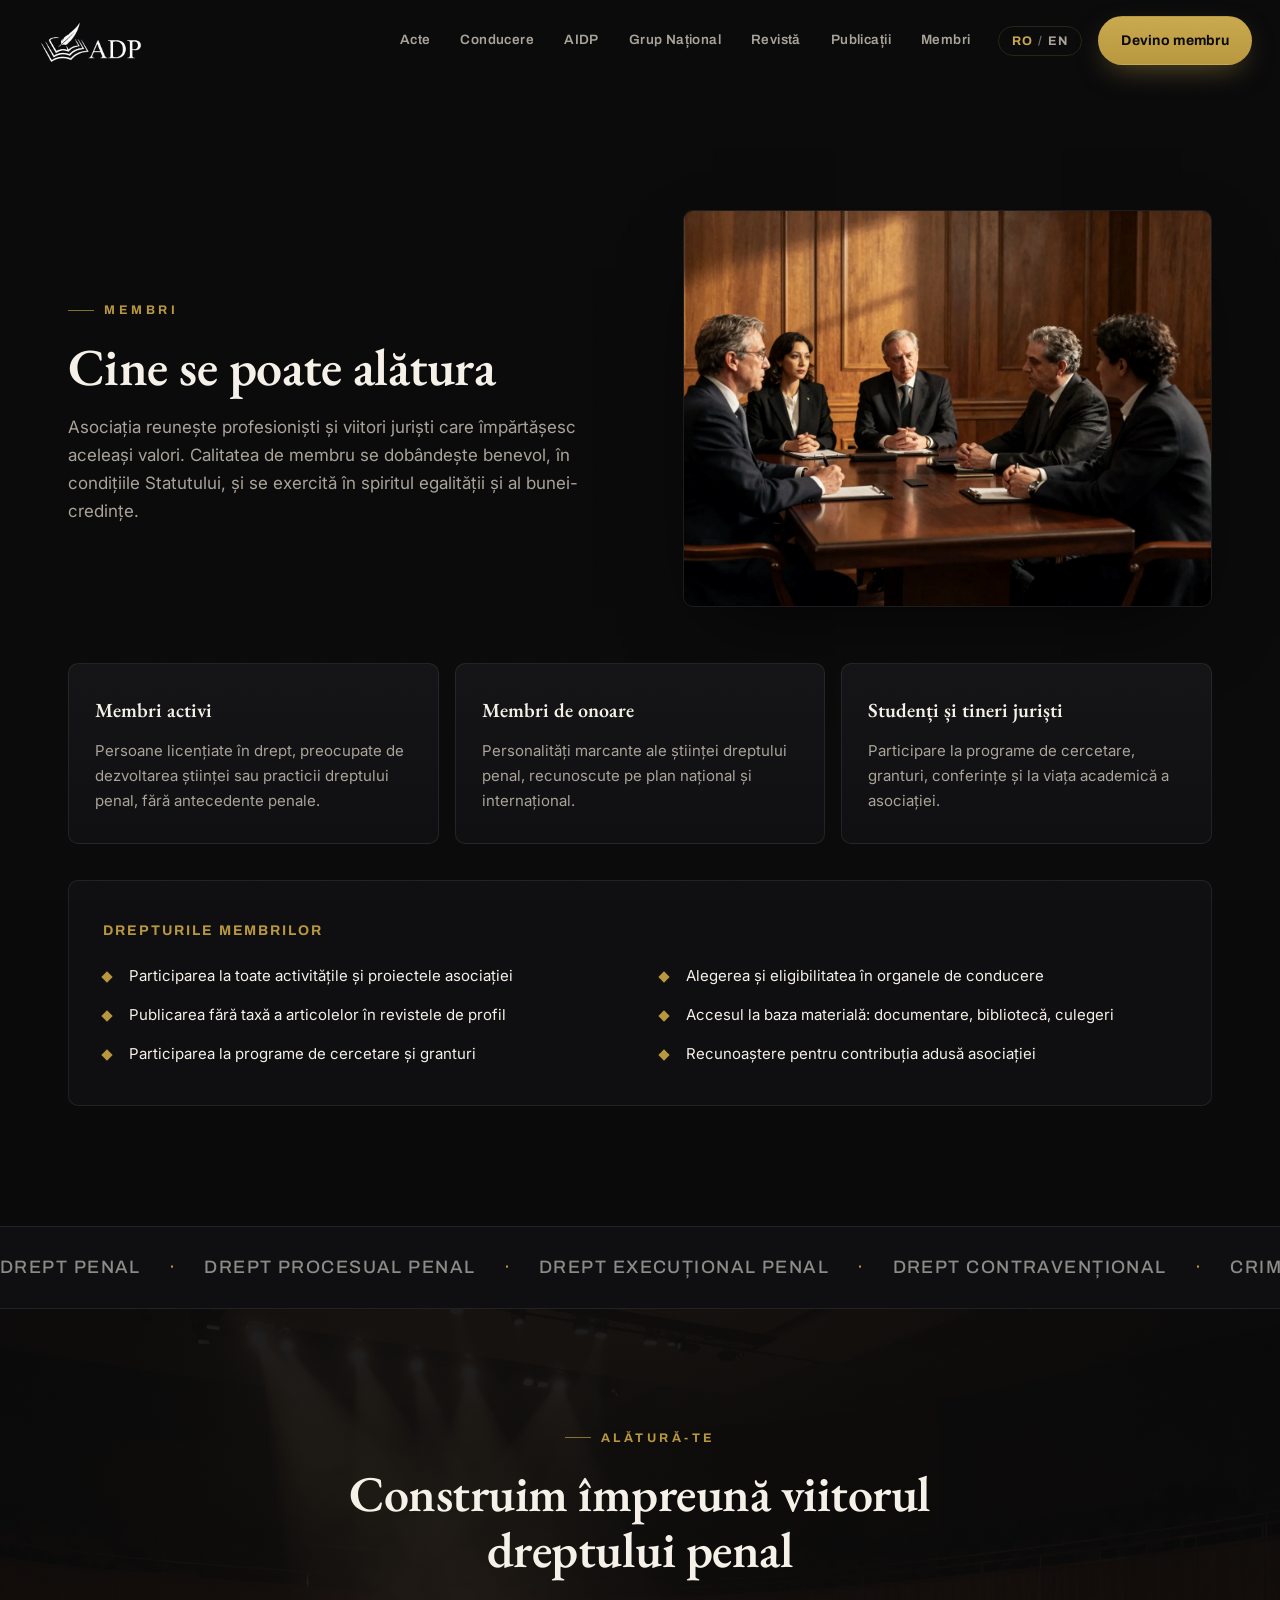
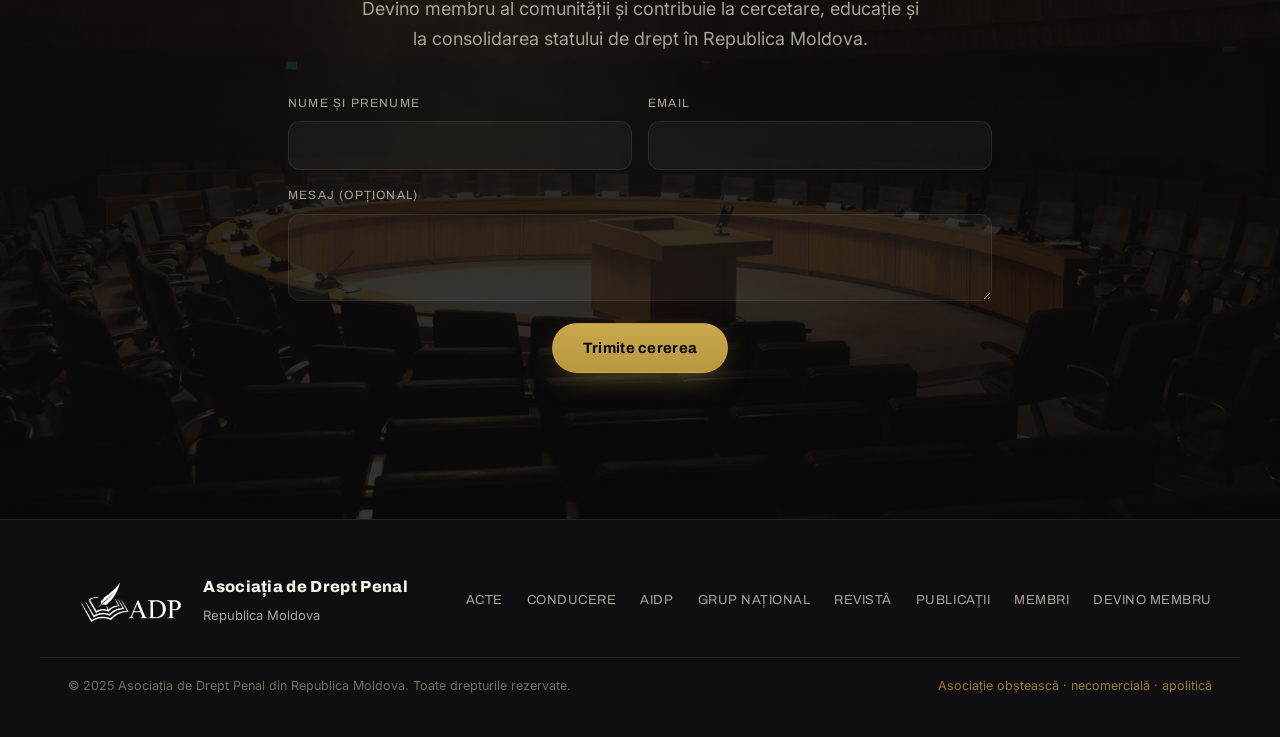
<file: membri.html>
<!DOCTYPE html>
<html lang="ro">
<head>
<meta charset="UTF-8" />
<meta name="viewport" content="width=device-width, initial-scale=1" />
<meta name="theme-color" content="#0a0a0b" />
<link rel="preconnect" href="https://fonts.googleapis.com" />
<link rel="preconnect" href="https://fonts.gstatic.com" crossorigin />
<link href="https://fonts.googleapis.com/css2?family=Archivo:wght@400;500;600;700;800;900&family=EB+Garamond:ital,wght@0,400;0,500;0,600;1,400;1,500&family=Inter:wght@400;500;600&display=swap" rel="stylesheet" />
<link rel="stylesheet" href="assets/css/styles.css" />
<link rel="icon" href="data:image/svg+xml,%3Csvg xmlns='http://www.w3.org/2000/svg' viewBox='0 0 32 32'%3E%3Crect width='32' height='32' rx='6' fill='%230a0a0b'/%3E%3Cpath d='M16 6v20M9 26h14M16 8l-7 3 7 3 7-3-7-3z' stroke='%23c8a951' stroke-width='1.6' fill='none' stroke-linejoin='round'/%3E%3C/svg%3E" />
<title>Membri — Asociația de Drept Penal din Republica Moldova</title>
<meta name="description" content="Cine poate deveni membru al Asociației de Drept Penal din Republica Moldova și care sunt drepturile membrilor." />
</head>
<body>
<div class="grain" aria-hidden="true"></div>

<header class="nav" id="nav">
  <div class="nav__inner">
    <a class="brand" href="index.html" aria-label="ADP — acasă">
      <img src="assets/img/adp-transparent.png" alt="ADP" class="brand__logo">
    </a>
    <nav class="nav__links" aria-label="Navigare principală">
      <a href="acte.html" data-i18n="nav.docs">Acte</a>
      <a href="conducere.html" data-i18n="nav.governance">Conducere</a>
      <a href="aidp.html" data-i18n="nav.aidp">AIDP</a>
      <a href="grup-national.html" data-i18n="nav.grupnational">Grup&nbsp;Național</a>
      <a href="revista.html" data-i18n="nav.revista">Revistă</a>
      <a href="publicatii.html" data-i18n="nav.publicatii">Publicații</a>
      <a href="membri.html" data-i18n="nav.members">Membri</a>
    </nav>
    <div class="nav__actions">
      <button class="lang" id="langToggle" aria-label="Schimbă limba">
        <span class="lang__opt is-active" data-lang="ro">RO</span><span class="lang__sep">/</span><span class="lang__opt" data-lang="en">EN</span>
      </button>
      <a class="btn btn--gold" href="#contact" data-i18n="nav.join">Devino membru</a>
      <button class="burger" id="burger" aria-label="Meniu" aria-expanded="false"><span></span><span></span><span></span></button>
    </div>
  </div>
</header>

<main id="top">

<div class="page-top"></div>

<section class="members section" id="membri">
  <div class="feature feature--reverse members__intro">
    <div class="feature__media reveal">
      <img id="img-members" src="assets/img/members.webp" alt="Juriști în discuție" loading="lazy" />
    </div>
    <div class="feature__text reveal">
      <span class="eyebrow" data-i18n="members.eyebrow">Membri</span>
      <h2 class="h2" data-i18n="members.title">Cine se poate alătura</h2>
      <p data-i18n="members.p">Asociația reunește profesioniști și viitori juriști care împărtășesc aceleași valori. Calitatea de membru se dobândește benevol, în condițiile Statutului, și se exercită în spiritul egalității și al bunei-credințe.</p>
    </div>
  </div>
  <div class="members__grid">
    <div class="mcard reveal">
      <h3 data-i18n="m1.t">Membri activi</h3>
      <p data-i18n="m1.d">Persoane licențiate în drept, preocupate de dezvoltarea științei sau practicii dreptului penal, fără antecedente penale.</p>
    </div>
    <div class="mcard reveal">
      <h3 data-i18n="m2.t">Membri de onoare</h3>
      <p data-i18n="m2.d">Personalități marcante ale științei dreptului penal, recunoscute pe plan național și internațional.</p>
    </div>
    <div class="mcard reveal">
      <h3 data-i18n="m3.t">Studenți și tineri juriști</h3>
      <p data-i18n="m3.d">Participare la programe de cercetare, granturi, conferințe și la viața academică a asociației.</p>
    </div>
  </div>
  <div class="benefits reveal">
    <h4 data-i18n="benefits.title">Drepturile membrilor</h4>
    <ul>
      <li data-i18n="b1">Participarea la toate activitățile și proiectele asociației</li>
      <li data-i18n="b2">Alegerea și eligibilitatea în organele de conducere</li>
      <li data-i18n="b3">Publicarea fără taxă a articolelor în revistele de profil</li>
      <li data-i18n="b4">Accesul la baza materială: documentare, bibliotecă, culegeri</li>
      <li data-i18n="b5">Participarea la programe de cercetare și granturi</li>
      <li data-i18n="b6">Recunoaștere pentru contribuția adusă asociației</li>
    </ul>
  </div>
</section>

<section class="domains">
  <div class="domains__track">
    <span data-i18n="dom.1">Drept penal</span><i>·</i>
    <span data-i18n="dom.2">Drept procesual penal</span><i>·</i>
    <span data-i18n="dom.3">Drept execuțional penal</span><i>·</i>
    <span data-i18n="dom.4">Drept contravențional</span><i>·</i>
    <span data-i18n="dom.5">Criminalistică</span><i>·</i>
    <span data-i18n="dom.6">Criminologie</span><i>·</i>
    <span data-i18n="dom.1">Drept penal</span><i>·</i>
    <span data-i18n="dom.2">Drept procesual penal</span><i>·</i>
    <span data-i18n="dom.3">Drept execuțional penal</span><i>·</i>
    <span data-i18n="dom.4">Drept contravențional</span><i>·</i>
    <span data-i18n="dom.5">Criminalistică</span><i>·</i>
    <span data-i18n="dom.6">Criminologie</span><i>·</i>
  </div>
</section>

<section class="cta section" id="contact">
  <div class="cta__bg" style="background-image:url('assets/img/symposium.webp')"></div>
  <div class="cta__veil"></div>
  <div class="cta__inner reveal">
    <span class="eyebrow" data-i18n="cta.eyebrow">Alătură-te</span>
    <h2 class="cta__title" data-i18n="cta.title">Construim împreună viitorul dreptului penal</h2>
    <p data-i18n="cta.sub">Devino membru al comunității și contribuie la cercetare, educație și la consolidarea statului de drept în Republica Moldova.</p>
    <form class="cta__form" id="joinForm" novalidate>
      <div class="field">
        <label for="name" data-i18n="form.name">Nume și prenume</label>
        <input id="name" name="name" type="text" required autocomplete="name" />
      </div>
      <div class="field">
        <label for="email" data-i18n="form.email">Email</label>
        <input id="email" name="email" type="email" required autocomplete="email" />
      </div>
      <div class="field field--full">
        <label for="msg" data-i18n="form.msg">Mesaj (opțional)</label>
        <textarea id="msg" name="message" rows="3"></textarea>
      </div>
      <button class="btn btn--gold btn--lg" type="submit" data-i18n="form.submit">Trimite cererea</button>
      <p class="form__note" id="formNote" role="status" aria-live="polite"></p>
    </form>
  </div>
</section>

</main>

</main>

<footer class="footer">
  <div class="footer__inner">
    <div class="footer__brand">
      <img src="assets/img/adp-transparent.png" alt="ADP" class="footer__logo">
      <div>
        <b>Asociația de Drept Penal</b>
        <span data-i18n="footer.loc">Republica Moldova</span>
      </div>
    </div>
    <nav class="footer__nav" aria-label="Footer">
      <a href="acte.html" data-i18n="nav.docs">Acte</a>
      <a href="conducere.html" data-i18n="nav.governance">Conducere</a>
      <a href="aidp.html" data-i18n="nav.aidp">AIDP</a>
      <a href="grup-national.html" data-i18n="nav.grupnational">Grup&nbsp;Național</a>
      <a href="revista.html" data-i18n="nav.revista">Revistă</a>
      <a href="publicatii.html" data-i18n="nav.publicatii">Publicații</a>
      <a href="membri.html" data-i18n="nav.members">Membri</a>
      <a href="index.html#contact" data-i18n="nav.join">Devino membru</a>
    </nav>
  </div>
  <div class="footer__bar">
    <span data-i18n="footer.rights">© 2025 Asociația de Drept Penal din Republica Moldova. Toate drepturile rezervate.</span>
    <span class="footer__type" data-i18n="footer.type">Asociație obștească · necomercială · apolitică</span>
  </div>
</footer>

<script src="assets/js/main.js"></script>
</body>
</html>
</file>
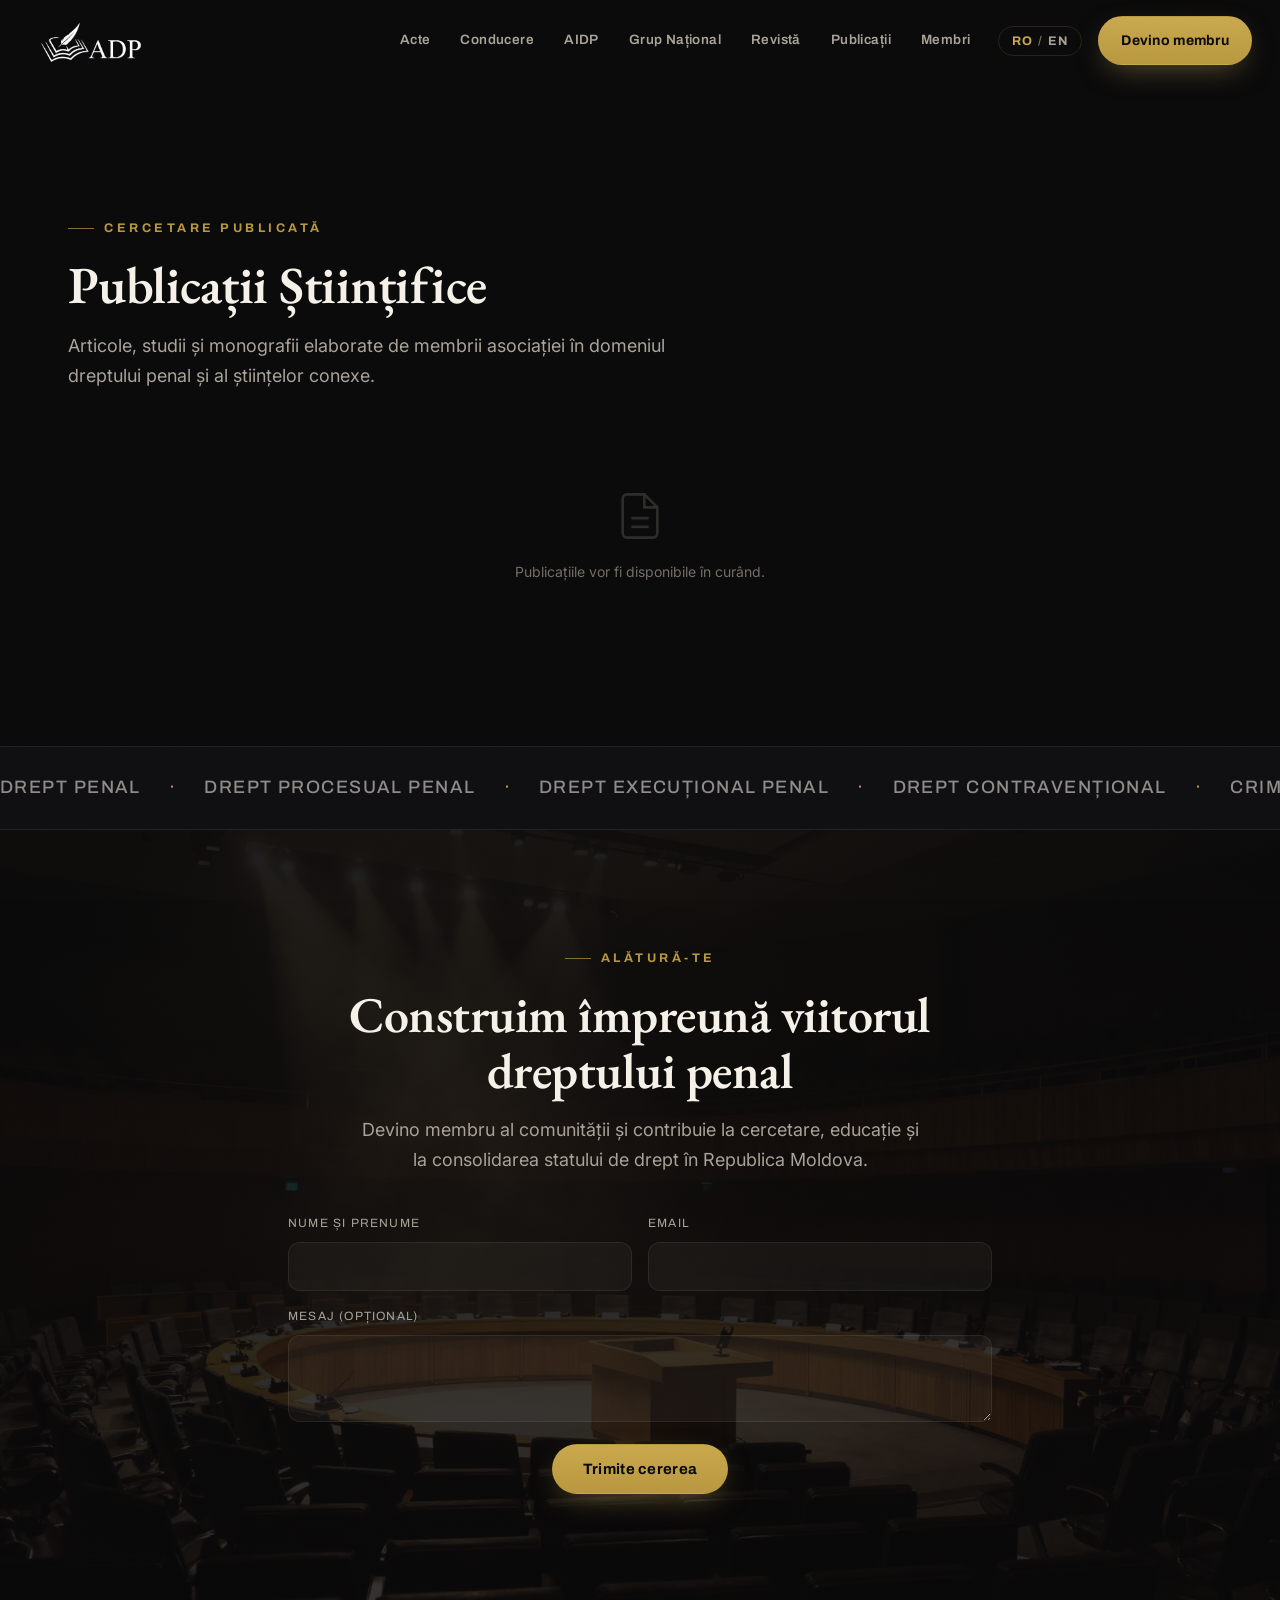
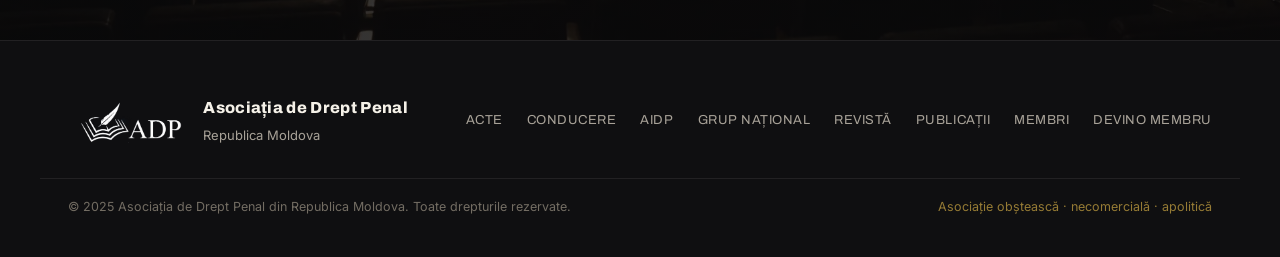
<file: publicatii.html>
<!DOCTYPE html>
<html lang="ro">
<head>
<meta charset="UTF-8" />
<meta name="viewport" content="width=device-width, initial-scale=1" />
<meta name="theme-color" content="#0a0a0b" />
<link rel="preconnect" href="https://fonts.googleapis.com" />
<link rel="preconnect" href="https://fonts.gstatic.com" crossorigin />
<link href="https://fonts.googleapis.com/css2?family=Archivo:wght@400;500;600;700;800;900&family=EB+Garamond:ital,wght@0,400;0,500;0,600;1,400;1,500&family=Inter:wght@400;500;600&display=swap" rel="stylesheet" />
<link rel="stylesheet" href="assets/css/styles.css" />
<link rel="icon" href="data:image/svg+xml,%3Csvg xmlns='http://www.w3.org/2000/svg' viewBox='0 0 32 32'%3E%3Crect width='32' height='32' rx='6' fill='%230a0a0b'/%3E%3Cpath d='M16 6v20M9 26h14M16 8l-7 3 7 3 7-3-7-3z' stroke='%23c8a951' stroke-width='1.6' fill='none' stroke-linejoin='round'/%3E%3C/svg%3E" />
<title>Publicații — Asociația de Drept Penal din Republica Moldova</title>
<meta name="description" content="Publicații științifice, articole, studii și monografii elaborate de membrii Asociației de Drept Penal." />
</head>
<body>
<div class="grain" aria-hidden="true"></div>

<header class="nav" id="nav">
  <div class="nav__inner">
    <a class="brand" href="index.html" aria-label="ADP — acasă">
      <img src="assets/img/adp-transparent.png" alt="ADP" class="brand__logo">
    </a>
    <nav class="nav__links" aria-label="Navigare principală">
      <a href="acte.html" data-i18n="nav.docs">Acte</a>
      <a href="conducere.html" data-i18n="nav.governance">Conducere</a>
      <a href="aidp.html" data-i18n="nav.aidp">AIDP</a>
      <a href="grup-national.html" data-i18n="nav.grupnational">Grup&nbsp;Național</a>
      <a href="revista.html" data-i18n="nav.revista">Revistă</a>
      <a href="publicatii.html" data-i18n="nav.publicatii">Publicații</a>
      <a href="membri.html" data-i18n="nav.members">Membri</a>
    </nav>
    <div class="nav__actions">
      <button class="lang" id="langToggle" aria-label="Schimbă limba">
        <span class="lang__opt is-active" data-lang="ro">RO</span><span class="lang__sep">/</span><span class="lang__opt" data-lang="en">EN</span>
      </button>
      <a class="btn btn--gold" href="#contact" data-i18n="nav.join">Devino membru</a>
      <button class="burger" id="burger" aria-label="Meniu" aria-expanded="false"><span></span><span></span><span></span></button>
    </div>
  </div>
</header>

<main id="top">

<div class="page-top"></div>

<section class="section pub-section" id="publicatii">
  <div class="section__head reveal">
    <span class="eyebrow" data-i18n="pub.eyebrow">Cercetare publicată</span>
    <h2 class="h2" data-i18n="pub.title">Publicații Științifice</h2>
    <p class="section__sub" data-i18n="pub.sub">Articole, studii și monografii elaborate de membrii asociației în domeniul dreptului penal și al științelor conexe.</p>
  </div>
  <div class="pub-grid reveal">
    <div class="pub-empty">
      <svg viewBox="0 0 24 24" fill="none" stroke="currentColor" stroke-width="1.2"><path d="M14 2H6a2 2 0 0 0-2 2v16a2 2 0 0 0 2 2h12a2 2 0 0 0 2-2V8z"/><polyline points="14 2 14 8 20 8"/><line x1="16" y1="13" x2="8" y2="13"/><line x1="16" y1="17" x2="8" y2="17"/></svg>
      <p data-i18n="pub.soon">Publicațiile vor fi disponibile în curând.</p>
    </div>
  </div>
</section>

<section class="domains">
  <div class="domains__track">
    <span data-i18n="dom.1">Drept penal</span><i>·</i>
    <span data-i18n="dom.2">Drept procesual penal</span><i>·</i>
    <span data-i18n="dom.3">Drept execuțional penal</span><i>·</i>
    <span data-i18n="dom.4">Drept contravențional</span><i>·</i>
    <span data-i18n="dom.5">Criminalistică</span><i>·</i>
    <span data-i18n="dom.6">Criminologie</span><i>·</i>
    <span data-i18n="dom.1">Drept penal</span><i>·</i>
    <span data-i18n="dom.2">Drept procesual penal</span><i>·</i>
    <span data-i18n="dom.3">Drept execuțional penal</span><i>·</i>
    <span data-i18n="dom.4">Drept contravențional</span><i>·</i>
    <span data-i18n="dom.5">Criminalistică</span><i>·</i>
    <span data-i18n="dom.6">Criminologie</span><i>·</i>
  </div>
</section>

<section class="cta section" id="contact">
  <div class="cta__bg" style="background-image:url('assets/img/symposium.webp')"></div>
  <div class="cta__veil"></div>
  <div class="cta__inner reveal">
    <span class="eyebrow" data-i18n="cta.eyebrow">Alătură-te</span>
    <h2 class="cta__title" data-i18n="cta.title">Construim împreună viitorul dreptului penal</h2>
    <p data-i18n="cta.sub">Devino membru al comunității și contribuie la cercetare, educație și la consolidarea statului de drept în Republica Moldova.</p>
    <form class="cta__form" id="joinForm" novalidate>
      <div class="field">
        <label for="name" data-i18n="form.name">Nume și prenume</label>
        <input id="name" name="name" type="text" required autocomplete="name" />
      </div>
      <div class="field">
        <label for="email" data-i18n="form.email">Email</label>
        <input id="email" name="email" type="email" required autocomplete="email" />
      </div>
      <div class="field field--full">
        <label for="msg" data-i18n="form.msg">Mesaj (opțional)</label>
        <textarea id="msg" name="message" rows="3"></textarea>
      </div>
      <button class="btn btn--gold btn--lg" type="submit" data-i18n="form.submit">Trimite cererea</button>
      <p class="form__note" id="formNote" role="status" aria-live="polite"></p>
    </form>
  </div>
</section>

</main>

</main>

<footer class="footer">
  <div class="footer__inner">
    <div class="footer__brand">
      <img src="assets/img/adp-transparent.png" alt="ADP" class="footer__logo">
      <div>
        <b>Asociația de Drept Penal</b>
        <span data-i18n="footer.loc">Republica Moldova</span>
      </div>
    </div>
    <nav class="footer__nav" aria-label="Footer">
      <a href="acte.html" data-i18n="nav.docs">Acte</a>
      <a href="conducere.html" data-i18n="nav.governance">Conducere</a>
      <a href="aidp.html" data-i18n="nav.aidp">AIDP</a>
      <a href="grup-national.html" data-i18n="nav.grupnational">Grup&nbsp;Național</a>
      <a href="revista.html" data-i18n="nav.revista">Revistă</a>
      <a href="publicatii.html" data-i18n="nav.publicatii">Publicații</a>
      <a href="membri.html" data-i18n="nav.members">Membri</a>
      <a href="index.html#contact" data-i18n="nav.join">Devino membru</a>
    </nav>
  </div>
  <div class="footer__bar">
    <span data-i18n="footer.rights">© 2025 Asociația de Drept Penal din Republica Moldova. Toate drepturile rezervate.</span>
    <span class="footer__type" data-i18n="footer.type">Asociație obștească · necomercială · apolitică</span>
  </div>
</footer>

<script src="assets/js/main.js"></script>
</body>
</html>
</file>
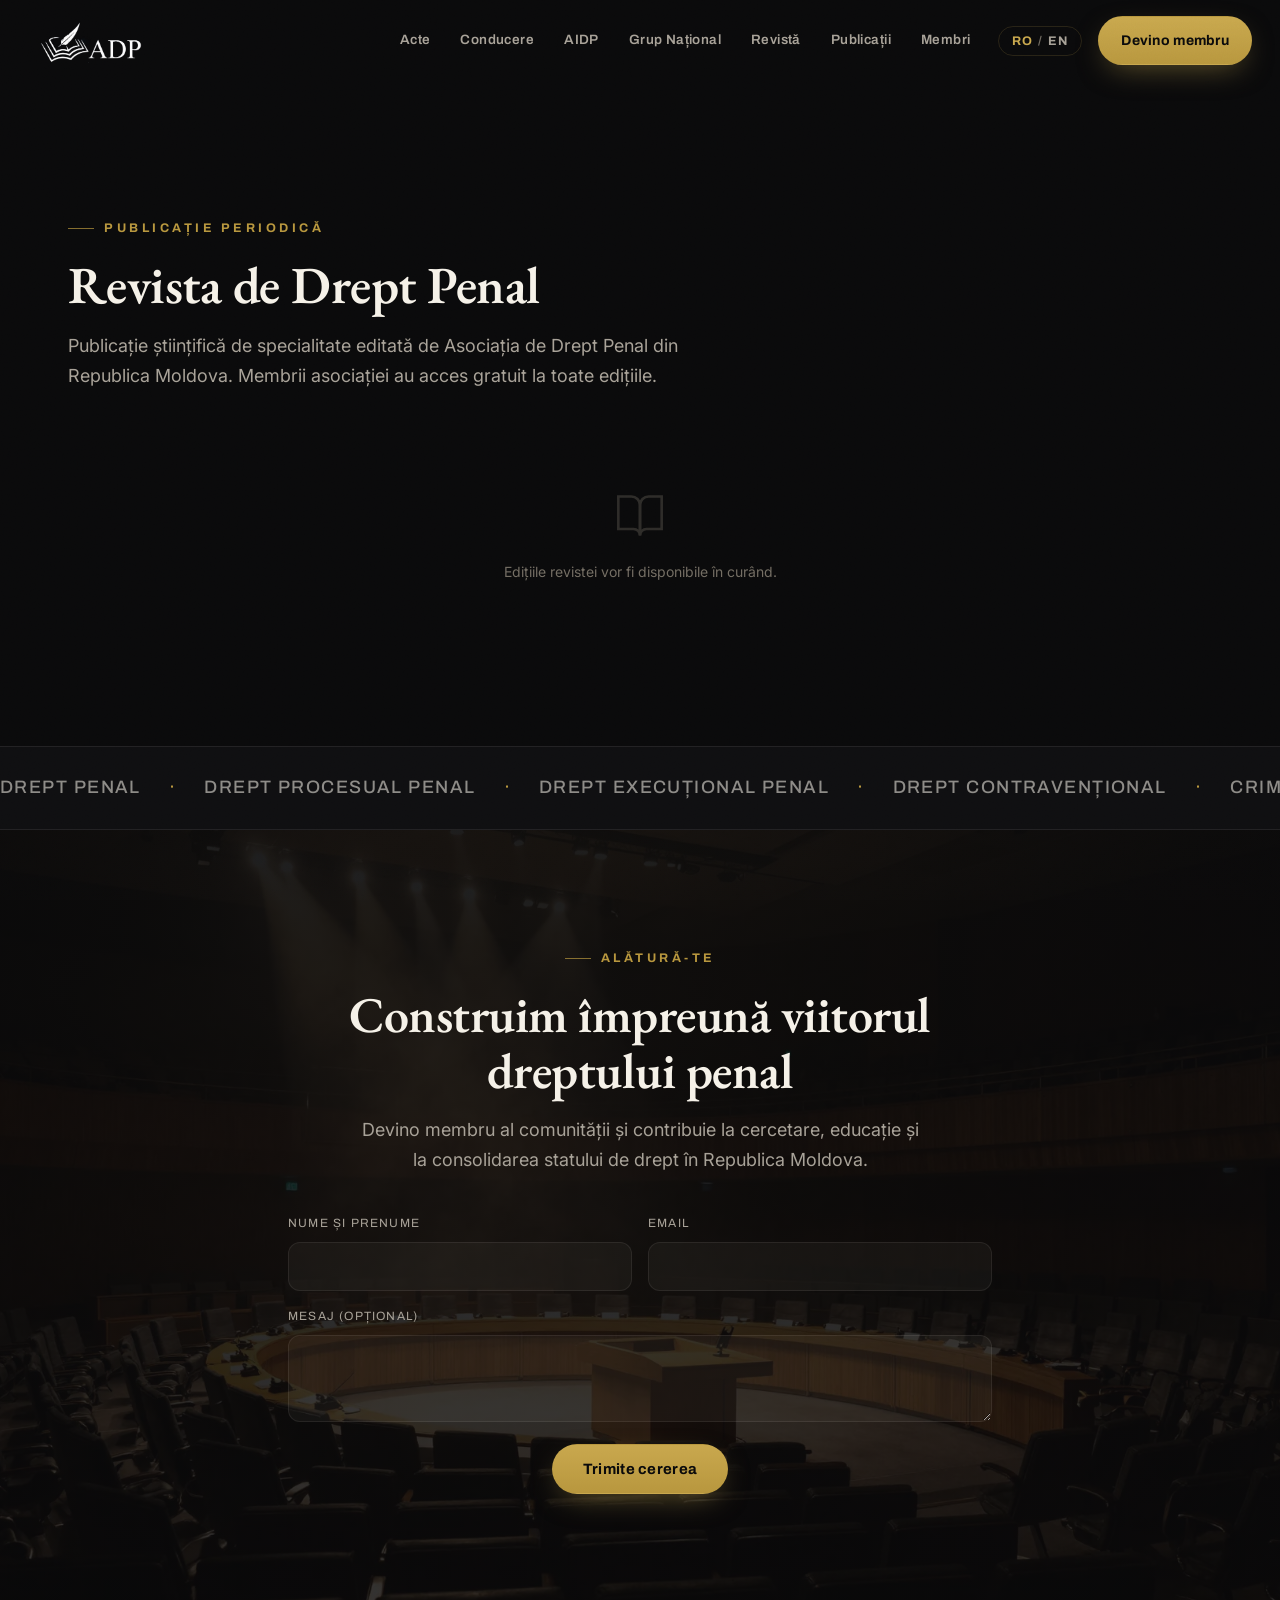
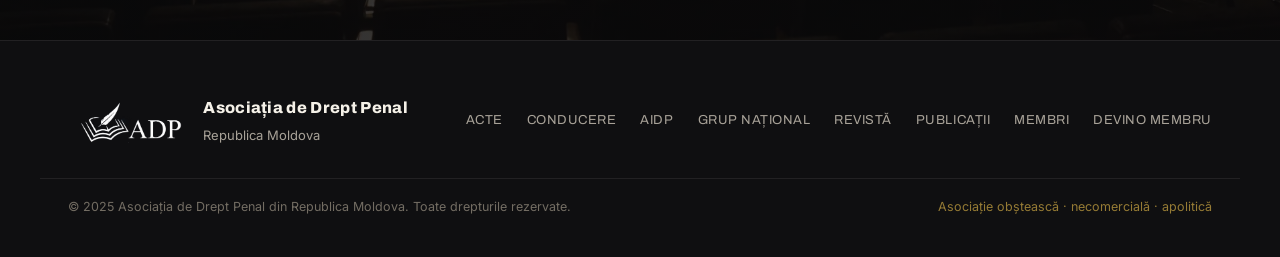
<file: revista.html>
<!DOCTYPE html>
<html lang="ro">
<head>
<meta charset="UTF-8" />
<meta name="viewport" content="width=device-width, initial-scale=1" />
<meta name="theme-color" content="#0a0a0b" />
<link rel="preconnect" href="https://fonts.googleapis.com" />
<link rel="preconnect" href="https://fonts.gstatic.com" crossorigin />
<link href="https://fonts.googleapis.com/css2?family=Archivo:wght@400;500;600;700;800;900&family=EB+Garamond:ital,wght@0,400;0,500;0,600;1,400;1,500&family=Inter:wght@400;500;600&display=swap" rel="stylesheet" />
<link rel="stylesheet" href="assets/css/styles.css" />
<link rel="icon" href="data:image/svg+xml,%3Csvg xmlns='http://www.w3.org/2000/svg' viewBox='0 0 32 32'%3E%3Crect width='32' height='32' rx='6' fill='%230a0a0b'/%3E%3Cpath d='M16 6v20M9 26h14M16 8l-7 3 7 3 7-3-7-3z' stroke='%23c8a951' stroke-width='1.6' fill='none' stroke-linejoin='round'/%3E%3C/svg%3E" />
<title>Revistă — Asociația de Drept Penal din Republica Moldova</title>
<meta name="description" content="Revista de Drept Penal — publicație științifică de specialitate editată de Asociația de Drept Penal din Republica Moldova." />
</head>
<body>
<div class="grain" aria-hidden="true"></div>

<header class="nav" id="nav">
  <div class="nav__inner">
    <a class="brand" href="index.html" aria-label="ADP — acasă">
      <img src="assets/img/adp-transparent.png" alt="ADP" class="brand__logo">
    </a>
    <nav class="nav__links" aria-label="Navigare principală">
      <a href="acte.html" data-i18n="nav.docs">Acte</a>
      <a href="conducere.html" data-i18n="nav.governance">Conducere</a>
      <a href="aidp.html" data-i18n="nav.aidp">AIDP</a>
      <a href="grup-national.html" data-i18n="nav.grupnational">Grup&nbsp;Național</a>
      <a href="revista.html" data-i18n="nav.revista">Revistă</a>
      <a href="publicatii.html" data-i18n="nav.publicatii">Publicații</a>
      <a href="membri.html" data-i18n="nav.members">Membri</a>
    </nav>
    <div class="nav__actions">
      <button class="lang" id="langToggle" aria-label="Schimbă limba">
        <span class="lang__opt is-active" data-lang="ro">RO</span><span class="lang__sep">/</span><span class="lang__opt" data-lang="en">EN</span>
      </button>
      <a class="btn btn--gold" href="#contact" data-i18n="nav.join">Devino membru</a>
      <button class="burger" id="burger" aria-label="Meniu" aria-expanded="false"><span></span><span></span><span></span></button>
    </div>
  </div>
</header>

<main id="top">

<div class="page-top"></div>

<section class="section pub-section" id="revista">
  <div class="section__head reveal">
    <span class="eyebrow" data-i18n="revista.eyebrow">Publicație periodică</span>
    <h2 class="h2" data-i18n="revista.title">Revista de Drept Penal</h2>
    <p class="section__sub" data-i18n="revista.sub">Publicație științifică de specialitate editată de Asociația de Drept Penal din Republica Moldova. Membrii asociației au acces gratuit la toate edițiile.</p>
  </div>
  <div class="pub-grid reveal">
    <div class="pub-empty">
      <svg viewBox="0 0 24 24" fill="none" stroke="currentColor" stroke-width="1.2"><path d="M2 3h6a4 4 0 0 1 4 4v14a3 3 0 0 0-3-3H2z"/><path d="M22 3h-6a4 4 0 0 0-4 4v14a3 3 0 0 1 3-3h7z"/></svg>
      <p data-i18n="revista.soon">Edițiile revistei vor fi disponibile în curând.</p>
    </div>
  </div>
</section>

<section class="domains">
  <div class="domains__track">
    <span data-i18n="dom.1">Drept penal</span><i>·</i>
    <span data-i18n="dom.2">Drept procesual penal</span><i>·</i>
    <span data-i18n="dom.3">Drept execuțional penal</span><i>·</i>
    <span data-i18n="dom.4">Drept contravențional</span><i>·</i>
    <span data-i18n="dom.5">Criminalistică</span><i>·</i>
    <span data-i18n="dom.6">Criminologie</span><i>·</i>
    <span data-i18n="dom.1">Drept penal</span><i>·</i>
    <span data-i18n="dom.2">Drept procesual penal</span><i>·</i>
    <span data-i18n="dom.3">Drept execuțional penal</span><i>·</i>
    <span data-i18n="dom.4">Drept contravențional</span><i>·</i>
    <span data-i18n="dom.5">Criminalistică</span><i>·</i>
    <span data-i18n="dom.6">Criminologie</span><i>·</i>
  </div>
</section>

<section class="cta section" id="contact">
  <div class="cta__bg" style="background-image:url('assets/img/symposium.webp')"></div>
  <div class="cta__veil"></div>
  <div class="cta__inner reveal">
    <span class="eyebrow" data-i18n="cta.eyebrow">Alătură-te</span>
    <h2 class="cta__title" data-i18n="cta.title">Construim împreună viitorul dreptului penal</h2>
    <p data-i18n="cta.sub">Devino membru al comunității și contribuie la cercetare, educație și la consolidarea statului de drept în Republica Moldova.</p>
    <form class="cta__form" id="joinForm" novalidate>
      <div class="field">
        <label for="name" data-i18n="form.name">Nume și prenume</label>
        <input id="name" name="name" type="text" required autocomplete="name" />
      </div>
      <div class="field">
        <label for="email" data-i18n="form.email">Email</label>
        <input id="email" name="email" type="email" required autocomplete="email" />
      </div>
      <div class="field field--full">
        <label for="msg" data-i18n="form.msg">Mesaj (opțional)</label>
        <textarea id="msg" name="message" rows="3"></textarea>
      </div>
      <button class="btn btn--gold btn--lg" type="submit" data-i18n="form.submit">Trimite cererea</button>
      <p class="form__note" id="formNote" role="status" aria-live="polite"></p>
    </form>
  </div>
</section>

</main>

</main>

<footer class="footer">
  <div class="footer__inner">
    <div class="footer__brand">
      <img src="assets/img/adp-transparent.png" alt="ADP" class="footer__logo">
      <div>
        <b>Asociația de Drept Penal</b>
        <span data-i18n="footer.loc">Republica Moldova</span>
      </div>
    </div>
    <nav class="footer__nav" aria-label="Footer">
      <a href="acte.html" data-i18n="nav.docs">Acte</a>
      <a href="conducere.html" data-i18n="nav.governance">Conducere</a>
      <a href="aidp.html" data-i18n="nav.aidp">AIDP</a>
      <a href="grup-national.html" data-i18n="nav.grupnational">Grup&nbsp;Național</a>
      <a href="revista.html" data-i18n="nav.revista">Revistă</a>
      <a href="publicatii.html" data-i18n="nav.publicatii">Publicații</a>
      <a href="membri.html" data-i18n="nav.members">Membri</a>
      <a href="index.html#contact" data-i18n="nav.join">Devino membru</a>
    </nav>
  </div>
  <div class="footer__bar">
    <span data-i18n="footer.rights">© 2025 Asociația de Drept Penal din Republica Moldova. Toate drepturile rezervate.</span>
    <span class="footer__type" data-i18n="footer.type">Asociație obștească · necomercială · apolitică</span>
  </div>
</footer>

<script src="assets/js/main.js"></script>
</body>
</html>
</file>
<file: assets/css/styles.css>
/* ===================================================================
   ADP — Asociația de Drept Penal din Republica Moldova
   Dark cinematic, gold justice accent. Inspired by higgsfield.ai.
   =================================================================== */

:root{
  --bg:#0a0a0b;
  --bg-2:#0f0f11;
  --surface:#141416;
  --surface-2:#1a1a1d;
  --ink:#f5f1e8;
  --muted:#a8a298;
  --muted-2:#736d63;
  --gold:#b8973e;
  --gold-bright:#c9a84e;
  --gold-deep:#6b4e1c;
  --line:rgba(200,169,81,.16);
  --line-soft:rgba(245,241,232,.08);
  --shadow:0 30px 80px -30px rgba(0,0,0,.8);
  --radius:10px;
  --maxw:1200px;
  --ease:cubic-bezier(.22,.61,.36,1);
  --font-display:"Archivo",system-ui,sans-serif;
  --font-serif:"EB Garamond",Georgia,serif;
  --font-body:"Inter",system-ui,sans-serif;
}

*{box-sizing:border-box;margin:0;padding:0}
html{scroll-behavior:smooth}
@media (prefers-reduced-motion:reduce){html{scroll-behavior:auto}}
body{
  background:var(--bg);
  color:var(--ink);
  font-family:var(--font-body);
  font-size:16px;
  line-height:1.65;
  -webkit-font-smoothing:antialiased;
  overflow-x:hidden;
}
img{max-width:100%;display:block}
a{color:inherit;text-decoration:none}
::selection{background:var(--gold);color:#0a0a0b}

/* ---- film grain overlay ---- */
.grain{
  position:fixed;inset:0;z-index:9999;pointer-events:none;opacity:.05;
  background-image:url("data:image/svg+xml,%3Csvg xmlns='http://www.w3.org/2000/svg' width='160' height='160'%3E%3Cfilter id='n'%3E%3CfeTurbulence type='fractalNoise' baseFrequency='.85' numOctaves='3'/%3E%3C/filter%3E%3Crect width='100%25' height='100%25' filter='url(%23n)'/%3E%3C/svg%3E");
  mix-blend-mode:overlay;
}

/* ---- shared ---- */
.section{max-width:var(--maxw);margin:0 auto;padding:120px 28px}
.eyebrow{
  font-family:var(--font-display);font-size:12.5px;font-weight:700;
  letter-spacing:.28em;text-transform:uppercase;color:var(--gold);
  display:inline-flex;align-items:center;gap:10px;
}
.eyebrow::before{content:"";width:26px;height:1px;background:var(--gold);opacity:.7}
.h2{
  font-family:var(--font-serif);font-weight:600;
  font-size:clamp(30px,4.6vw,52px);line-height:1.08;letter-spacing:-.01em;
  margin-top:18px;
}
.section__head{max-width:760px;margin-bottom:56px}
.section__sub{color:var(--muted);font-size:18px;margin-top:18px;max-width:620px}
.lead{font-size:19px;color:var(--ink)}

/* ---- buttons ---- */
.btn{
  display:inline-flex;align-items:center;justify-content:center;gap:9px;
  font-family:var(--font-display);font-weight:700;font-size:14px;
  letter-spacing:.02em;cursor:pointer;
  padding:12px 22px;border-radius:100px;border:1px solid transparent;
  transition:transform .25s var(--ease),background .25s,color .25s,box-shadow .25s,border-color .25s;
  white-space:nowrap;
}
.btn--lg{padding:16px 30px;font-size:15px}
.btn--gold{
  background:linear-gradient(180deg,var(--gold-bright),var(--gold));
  color:#0a0a0b;box-shadow:0 10px 30px -10px rgba(200,169,81,.5);
}
.btn--gold:hover{transform:translateY(-2px);box-shadow:0 16px 40px -12px rgba(200,169,81,.7)}
.btn--ghost{background:transparent;color:var(--ink);border-color:var(--line)}
.btn--ghost:hover{border-color:var(--gold);color:var(--gold-bright);transform:translateY(-2px)}

/* =================== NAV =================== */
.nav{position:fixed;top:0;left:0;right:0;z-index:1000;transition:background .4s,backdrop-filter .4s,border-color .4s}
.nav::after{content:"";position:absolute;inset:0;border-bottom:1px solid transparent;transition:border-color .4s;pointer-events:none}
.nav.scrolled{background:rgba(10,10,11,.78);backdrop-filter:blur(16px) saturate(140%)}
.nav.scrolled::after{border-color:var(--line-soft)}
.nav__inner{max-width:1320px;margin:0 auto;padding:16px 28px;display:flex;align-items:center;gap:28px}
.brand{display:flex;align-items:center;gap:12px;color:var(--ink)}
.brand__logo{height:44px;width:auto;display:block}
.footer__logo{height:44px;width:auto;display:block}
.hero__logo{position:absolute;right:6%;bottom:14%;height:180px;width:auto;z-index:2;opacity:.82;animation:heroLogoIn 1.1s .3s var(--ease) both}
@keyframes heroLogoIn{from{opacity:0;transform:translateY(16px)}to{opacity:.82;transform:none}}
.brand__mark{color:var(--gold);display:grid;place-items:center}
.brand__text{display:flex;flex-direction:column;line-height:1.05}
.brand__text b{font-family:var(--font-display);font-weight:800;letter-spacing:.18em;font-size:18px}
.brand__text i{font-style:normal;font-size:11px;color:var(--muted);letter-spacing:.04em}
.nav__links{display:flex;gap:30px;margin-left:auto}
.nav__links a{
  font-family:var(--font-display);font-size:13.5px;font-weight:600;letter-spacing:.03em;
  color:var(--muted);position:relative;padding:4px 0;transition:color .25s;
}
.nav__links a::after{content:"";position:absolute;left:0;bottom:-2px;width:0;height:1.5px;background:var(--gold);transition:width .3s var(--ease)}
.nav__links a:hover{color:var(--ink)}
.nav__links a:hover::after{width:100%}
.nav__actions{display:flex;align-items:center;gap:16px}
.lang{
  background:transparent;border:1px solid var(--line);color:var(--muted);
  border-radius:100px;padding:7px 13px;font-family:var(--font-display);font-weight:700;
  font-size:12.5px;letter-spacing:.08em;cursor:pointer;display:flex;gap:5px;transition:border-color .25s;
}
.lang:hover{border-color:var(--gold)}
.lang__opt.is-active{color:var(--gold-bright)}
.lang__sep{color:var(--muted-2)}
.burger{display:none;flex-direction:column;gap:5px;background:none;border:0;cursor:pointer;padding:6px}
.burger span{width:24px;height:2px;background:var(--ink);transition:.3s var(--ease)}

/* =================== HERO =================== */
.hero{position:relative;min-height:100vh;min-height:100dvh;display:flex;align-items:center;overflow:hidden}
.hero__bg{position:absolute;inset:0;background-size:cover;background-position:center;transform:scale(1.06);animation:heroZoom 22s ease-out forwards}
@keyframes heroZoom{to{transform:scale(1.16)}}
.hero__veil{position:absolute;inset:0;background:
  linear-gradient(90deg,rgba(10,10,11,.94) 0%,rgba(10,10,11,.7) 38%,rgba(10,10,11,.28) 70%,rgba(10,10,11,.55) 100%),
  linear-gradient(180deg,rgba(10,10,11,.55) 0%,rgba(10,10,11,0) 30%,rgba(10,10,11,.85) 100%);}
.hero__glow{position:absolute;left:-10%;top:30%;width:55%;height:60%;background:radial-gradient(circle,rgba(200,169,81,.16),transparent 65%);filter:blur(20px)}
.hero__content{position:relative;z-index:2;max-width:1320px;margin:0 auto;padding:0 28px;width:100%}
.kicker{font-family:var(--font-display);font-weight:600;font-size:12px;letter-spacing:.28em;text-transform:uppercase;color:var(--gold);margin-bottom:22px;display:inline-flex;align-items:center;gap:14px}
.kicker::before{content:"";width:34px;height:1px;background:var(--gold);opacity:.6}
.hero__title{
  font-family:var(--font-serif);font-weight:600;
  font-size:clamp(32px,4.6vw,60px);line-height:1.12;letter-spacing:-.01em;max-width:22ch;
}
.hero__title span{display:block}
.hero__title-em{font-weight:800}
.hero__title-em{
  color:var(--gold);font-style:italic;
}
.hero__lead{margin-top:30px;max-width:54ch;font-size:clamp(16px,1.5vw,20px);color:var(--muted);line-height:1.7}
.hero__cta{display:flex;gap:14px;margin-top:38px;flex-wrap:wrap}
.hero__scroll{position:absolute;left:50%;bottom:30px;transform:translateX(-50%);z-index:2;display:flex;flex-direction:column;align-items:center;gap:10px;color:var(--muted);font-family:var(--font-display);font-size:11px;letter-spacing:.25em;text-transform:uppercase}
.hero__scroll i{width:1px;height:46px;background:linear-gradient(var(--gold),transparent);position:relative;overflow:hidden}
.hero__scroll i::after{content:"";position:absolute;top:0;left:0;width:100%;height:40%;background:var(--gold-bright);animation:scrollLine 2s var(--ease) infinite}
@keyframes scrollLine{0%{transform:translateY(-100%)}100%{transform:translateY(250%)}}

/* =================== PRINCIPLES STRIP =================== */
.strip{border-top:1px solid var(--line-soft);border-bottom:1px solid var(--line-soft);background:var(--bg-2)}
.strip__inner{max-width:var(--maxw);margin:0 auto;padding:40px 28px;display:grid;grid-template-columns:repeat(4,1fr);gap:18px}
.pill{display:flex;align-items:center;gap:15px}
.pill .ic{width:30px;height:30px;flex:0 0 auto;fill:none;stroke:var(--gold);stroke-width:1.6;stroke-linecap:round;stroke-linejoin:round}
.pill b{display:block;font-family:var(--font-display);font-weight:600;font-size:14px;letter-spacing:.02em}
.pill span{font-size:13px;color:var(--muted);line-height:1.4}

/* =================== ABOUT =================== */
.about__grid{display:grid;grid-template-columns:1fr 1.05fr;gap:60px;align-items:center}
.about__media{position:relative;border-radius:var(--radius);overflow:hidden;box-shadow:var(--shadow);border:1px solid var(--line-soft)}
.about__media img{width:100%;height:100%;object-fit:cover;aspect-ratio:4/3;filter:contrast(1.05) saturate(1.05)}
.about__media::after{content:"";position:absolute;inset:0;background:linear-gradient(180deg,transparent 55%,rgba(10,10,11,.5))}
.about__badge{position:absolute;left:22px;bottom:22px;z-index:2;background:rgba(10,10,11,.7);backdrop-filter:blur(8px);border:1px solid var(--line);border-radius:14px;padding:12px 18px;display:flex;flex-direction:column}
.about__badge b{font-family:var(--font-display);font-size:26px;font-weight:800;color:var(--gold-bright);line-height:1}
.about__badge span{font-size:11.5px;color:var(--muted);text-transform:uppercase;letter-spacing:.1em;margin-top:4px}
.about__text p{color:var(--muted);margin-top:18px}
.about__text .lead{color:var(--ink);font-family:var(--font-serif);font-size:22px;line-height:1.55;font-style:italic}
.ticks{list-style:none;margin-top:26px;display:grid;gap:13px}
.ticks li{position:relative;padding-left:32px;color:var(--ink);font-size:15.5px}
.ticks li::before{content:"";position:absolute;left:0;top:7px;width:18px;height:18px;border-radius:50%;border:1px solid var(--gold);background:radial-gradient(circle at 50% 45%,var(--gold) 0 3px,transparent 4px)}

/* =================== GOALS CARDS =================== */
.cards{display:grid;grid-template-columns:repeat(4,1fr);gap:16px}
.card{
  position:relative;background:linear-gradient(180deg,var(--surface),var(--bg-2));
  border:1px solid var(--line-soft);border-radius:var(--radius);padding:30px 24px 28px;
  overflow:hidden;transition:transform .4s var(--ease),border-color .4s,box-shadow .4s;
}
.card::before{content:"";position:absolute;inset:0;background:radial-gradient(120% 80% at 50% -10%,rgba(200,169,81,.14),transparent 60%);opacity:0;transition:opacity .4s}
.card:hover{transform:translateY(-6px);border-color:var(--line);box-shadow:var(--shadow)}
.card:hover::before{opacity:1}
.card__num{position:absolute;top:18px;right:20px;font-family:var(--font-display);font-weight:800;font-size:13px;color:var(--muted-2);letter-spacing:.05em}
.card__ic{width:34px;height:34px;fill:none;stroke:var(--gold);stroke-width:1.5;stroke-linecap:round;stroke-linejoin:round;margin-bottom:20px}
.card h3{font-family:var(--font-serif);font-weight:600;font-size:19px;letter-spacing:.01em;line-height:1.2}
.card p{color:var(--muted);font-size:14.5px;margin-top:12px;line-height:1.6}

/* =================== FEATURE =================== */
.feature{display:grid;grid-template-columns:1.05fr 1fr;gap:60px;align-items:center}
.feature__media{border-radius:var(--radius);overflow:hidden;border:1px solid var(--line-soft);box-shadow:var(--shadow)}
.feature__media img{width:100%;aspect-ratio:4/3;object-fit:cover;filter:contrast(1.05)}
.feature__text p{color:var(--muted);margin-top:18px;font-size:17px}
.feature__stats{display:flex;gap:36px;margin-top:38px;flex-wrap:wrap}
.feature__stats b{font-family:var(--font-display);font-weight:700;font-size:32px;color:var(--gold-bright);line-height:1;display:block}
.feature__stats span{font-size:13px;color:var(--muted);text-transform:uppercase;letter-spacing:.08em;margin-top:8px;display:block;max-width:14ch}
.feature--reverse .feature__media{order:2}
.members__intro{margin-bottom:56px}
.members__intro .feature__text p{margin-top:18px}

/* =================== FULL-BLEED BAND =================== */
.band{position:relative;overflow:hidden;isolation:isolate}
.band__bg{position:absolute;inset:-8% 0;background-size:cover;background-position:center;transform:scale(1.04)}
.band__veil{position:absolute;inset:0;background:linear-gradient(90deg,rgba(10,10,11,.92),rgba(10,10,11,.6) 60%,rgba(10,10,11,.78)),radial-gradient(60% 80% at 18% 50%,rgba(200,169,81,.12),transparent 60%)}
.band__inner{position:relative;z-index:2;max-width:var(--maxw);margin:0 auto;padding:120px 28px}
.band__text{font-family:var(--font-serif);font-style:italic;font-size:clamp(22px,3vw,32px);line-height:1.4;color:var(--ink);max-width:24ch;margin-top:20px}

/* =================== GALLERY =================== */
.gallery__grid{display:grid;grid-template-columns:repeat(3,1fr);gap:16px}
.gfig{position:relative;border-radius:var(--radius);overflow:hidden;border:1px solid var(--line-soft);margin:0}
.gfig img{width:100%;aspect-ratio:4/3;object-fit:cover;transition:transform .6s var(--ease);filter:contrast(1.05) saturate(1.03)}
.gfig::after{content:"";position:absolute;inset:0;background:linear-gradient(180deg,transparent 45%,rgba(10,10,11,.85))}
.gfig:hover img{transform:scale(1.06)}
.gfig figcaption{position:absolute;left:20px;bottom:18px;z-index:2;font-family:var(--font-display);font-weight:700;font-size:14px;text-transform:uppercase;letter-spacing:.06em;color:var(--ink)}
.gfig figcaption::before{content:"";display:block;width:26px;height:2px;background:var(--gold);margin-bottom:10px}

/* =================== DOMAINS MARQUEE =================== */
.domains{border-top:1px solid var(--line-soft);border-bottom:1px solid var(--line-soft);background:var(--bg-2);overflow:hidden;padding:26px 0}
.domains__track{display:flex;align-items:center;gap:28px;white-space:nowrap;width:max-content;animation:marquee 38s linear infinite;font-family:var(--font-display);font-weight:500;text-transform:uppercase;font-size:clamp(13px,1.5vw,18px);letter-spacing:.08em;color:var(--ink)}
.domains__track i{color:var(--gold);font-style:normal}
.domains__track span{opacity:.55;transition:opacity .3s}
.domains:hover .domains__track{animation-play-state:paused}
@keyframes marquee{to{transform:translateX(-50%)}}
@media (prefers-reduced-motion:reduce){.domains__track{animation:none}}

/* =================== QUOTE =================== */
.quote{max-width:980px;margin:0 auto;padding:110px 28px;text-align:center}
.quote__inner{position:relative}
.quote__mark{font-family:var(--font-serif);font-size:120px;color:var(--gold);opacity:.35;line-height:0;display:block;height:50px}
.quote p{font-family:var(--font-serif);font-size:clamp(24px,3.4vw,38px);line-height:1.4;font-style:italic;color:var(--ink)}
.quote__src{display:block;margin-top:28px;font-family:var(--font-display);font-size:13px;letter-spacing:.12em;text-transform:uppercase;color:var(--gold)}

/* =================== MEMBERS =================== */
.members__grid{display:grid;grid-template-columns:repeat(3,1fr);gap:16px}
.mcard{background:linear-gradient(180deg,var(--surface),var(--bg-2));border:1px solid var(--line-soft);border-radius:var(--radius);padding:30px 26px;transition:border-color .35s,transform .35s var(--ease)}
.mcard:hover{border-color:var(--line);transform:translateY(-4px)}
.mcard h3{font-family:var(--font-serif);font-weight:600;font-size:20px}
.mcard p{color:var(--muted);margin-top:12px;font-size:15px}
.benefits{margin-top:36px;background:var(--bg-2);border:1px solid var(--line-soft);border-radius:var(--radius);padding:38px 34px}
.benefits h4{font-family:var(--font-display);font-weight:700;font-size:14px;letter-spacing:.14em;text-transform:uppercase;color:var(--gold);margin-bottom:22px}
.benefits ul{list-style:none;display:grid;grid-template-columns:repeat(2,1fr);gap:14px 40px}
.benefits li{position:relative;padding-left:26px;color:var(--ink);font-size:15px}
.benefits li::before{content:"";position:absolute;left:0;top:9px;width:8px;height:8px;background:var(--gold);transform:rotate(45deg)}

/* =================== GOVERNANCE =================== */
.gov__grid{display:grid;grid-template-columns:repeat(3,1fr);gap:16px}
.gcard{position:relative;background:linear-gradient(180deg,var(--surface),var(--bg-2));border:1px solid var(--line-soft);border-radius:var(--radius);padding:34px 28px;overflow:hidden;transition:border-color .35s,transform .35s var(--ease)}
.gcard::after{content:"";position:absolute;left:0;top:0;width:3px;height:0;background:var(--gold);transition:height .4s var(--ease)}
.gcard:hover{border-color:var(--line);transform:translateY(-4px)}
.gcard:hover::after{height:100%}
.gcard__tag{font-family:var(--font-display);font-size:11px;letter-spacing:.14em;text-transform:uppercase;color:var(--gold);display:inline-block;margin-bottom:14px}
.gcard h3{font-family:var(--font-serif);font-weight:600;font-size:22px;line-height:1.15}
.gcard p{color:var(--muted);margin-top:14px;font-size:15px}

/* =================== CTA =================== */
.cta{position:relative;max-width:none;padding:0;overflow:hidden}
.cta__bg{position:absolute;inset:0;background-size:cover;background-position:center;transform:scale(1.05)}
.cta__veil{position:absolute;inset:0;background:linear-gradient(180deg,rgba(10,10,11,.92),rgba(10,10,11,.82)),radial-gradient(70% 60% at 50% 0%,rgba(200,169,81,.14),transparent 60%)}
.cta__inner{position:relative;z-index:2;max-width:760px;margin:0 auto;padding:110px 28px;text-align:center}
.cta__title{font-family:var(--font-serif);font-weight:600;font-size:clamp(28px,4.2vw,50px);line-height:1.12;letter-spacing:-.01em;margin:18px 0 16px}
.cta__inner>p{color:var(--muted);font-size:18px;max-width:560px;margin:0 auto}
.cta__form{margin-top:40px;display:grid;grid-template-columns:1fr 1fr;gap:16px;text-align:left}
.field{display:flex;flex-direction:column;gap:8px}
.field--full{grid-column:1/-1}
.field label{font-family:var(--font-display);font-size:12px;letter-spacing:.1em;text-transform:uppercase;color:var(--muted)}
.field input,.field textarea{
  background:rgba(245,241,232,.04);border:1px solid var(--line-soft);border-radius:12px;
  padding:14px 16px;color:var(--ink);font-family:var(--font-body);font-size:15px;transition:border-color .25s,background .25s;resize:vertical;
}
.field input:focus,.field textarea:focus{outline:none;border-color:var(--gold);background:rgba(245,241,232,.06)}
.cta__form .btn{grid-column:1/-1;justify-self:center;margin-top:6px}
.form__note{grid-column:1/-1;text-align:center;font-size:14px;color:var(--gold-bright);min-height:20px}

/* =================== FOOTER =================== */
.footer{border-top:1px solid var(--line-soft);background:var(--bg-2)}
.footer__inner{max-width:var(--maxw);margin:0 auto;padding:54px 28px 30px;display:flex;justify-content:space-between;gap:30px;flex-wrap:wrap}
.footer__brand{display:flex;align-items:center;gap:13px}
.footer__brand .brand__mark{color:var(--gold)}
.footer__brand b{font-family:var(--font-display);font-weight:800;display:block;letter-spacing:.02em}
.footer__brand span{color:var(--muted);font-size:13px}
.footer__nav{display:flex;gap:24px;flex-wrap:wrap;align-items:center}
.footer__nav a{font-family:var(--font-display);font-size:13px;text-transform:uppercase;letter-spacing:.04em;color:var(--muted);transition:color .25s}
.footer__nav a:hover{color:var(--gold-bright)}
.footer__bar{max-width:var(--maxw);margin:0 auto;padding:18px 28px 40px;display:flex;justify-content:space-between;gap:14px;flex-wrap:wrap;border-top:1px solid var(--line-soft);color:var(--muted-2);font-size:12.5px}
.footer__type{color:var(--gold);opacity:.8}

/* =================== REVEAL ANIMATION =================== */
.reveal{opacity:0;transform:translateY(26px);transition:opacity .8s var(--ease),transform .8s var(--ease)}
.reveal.in{opacity:1;transform:none}
@media (prefers-reduced-motion:reduce){
  .reveal{opacity:1;transform:none;transition:none}
  .hero__bg{animation:none}
}

/* =================== RESPONSIVE =================== */
@media (max-width:1024px){
  .cards{grid-template-columns:repeat(2,1fr)}
  .strip__inner{grid-template-columns:repeat(2,1fr);gap:26px}
  .about__grid,.feature{grid-template-columns:1fr;gap:40px}
  .feature__media{order:2}
  .feature--reverse .feature__media{order:2}
  .members__grid,.gov__grid{grid-template-columns:1fr 1fr}
  .gallery__grid{grid-template-columns:1fr 1fr}
  .band__inner{padding:90px 28px}
}
@media (max-width:760px){
  .section{padding:84px 22px}
  .nav__links{
    position:fixed;inset:64px 0 auto 0;flex-direction:column;gap:0;
    background:rgba(10,10,11,.97);backdrop-filter:blur(18px);
    padding:10px 22px 24px;border-bottom:1px solid var(--line-soft);
    transform:translateY(-130%);transition:transform .4s var(--ease);
  }
  .nav__links.open{transform:none}
  .nav__links a{padding:15px 0;border-bottom:1px solid var(--line-soft);font-size:15px;width:100%}
  .burger{display:flex}
  .nav.menu-open .burger span:nth-child(1){transform:translateY(7px) rotate(45deg)}
  .nav.menu-open .burger span:nth-child(2){opacity:0}
  .nav.menu-open .burger span:nth-child(3){transform:translateY(-7px) rotate(-45deg)}
  .btn--gold.nav-join{display:none}
  .members__grid,.gov__grid{grid-template-columns:1fr}
  .cards{grid-template-columns:1fr 1fr;gap:12px}
  .benefits ul{grid-template-columns:1fr}
  .cta__form{grid-template-columns:1fr}
  .hero__lead{font-size:16px}
  .feature__stats{gap:24px}
  .feature__stats b{font-size:34px}
  .gallery__grid{grid-template-columns:1fr}
}
@media (max-width:420px){
  .cards{grid-template-columns:1fr}
  .strip__inner{grid-template-columns:1fr}
}

/* =================== DOCS (Acte) =================== */
.docs__grid{display:grid;grid-template-columns:repeat(3,1fr);gap:18px;margin-top:48px}
.doc-card{display:flex;align-items:center;gap:18px;background:rgba(255,255,255,.04);border:1px solid var(--line-soft);border-radius:12px;padding:22px 24px;transition:border-color .25s,background .25s;cursor:default}
.doc-card:hover{border-color:rgba(200,169,81,.35);background:rgba(200,169,81,.05)}
.doc-card__ic{width:36px;height:36px;flex-shrink:0;color:var(--gold);opacity:.8}
.doc-card__body{flex:1}
.doc-card__body b{display:block;font-size:14px;font-weight:600;color:var(--white);margin-bottom:3px}
.doc-card__body span{font-size:12.5px;color:var(--muted-2)}
.doc-badge{background:rgba(200,169,81,.15);color:var(--gold);font-size:10px;font-weight:700;letter-spacing:.08em;padding:3px 8px;border-radius:4px;flex-shrink:0}
@media (max-width:760px){.docs__grid{grid-template-columns:1fr}}

/* =================== PUB (Revista / Publicații) =================== */
.pub-grid{margin-top:48px;min-height:180px;display:flex;align-items:center;justify-content:center}
.pub-empty{display:flex;flex-direction:column;align-items:center;gap:18px;color:var(--muted-2);font-size:14px;text-align:center}
.pub-empty svg{width:52px;height:52px;opacity:.35}

/* =================== INNER PAGES =================== */
.page-top{height:90px}
</file>
